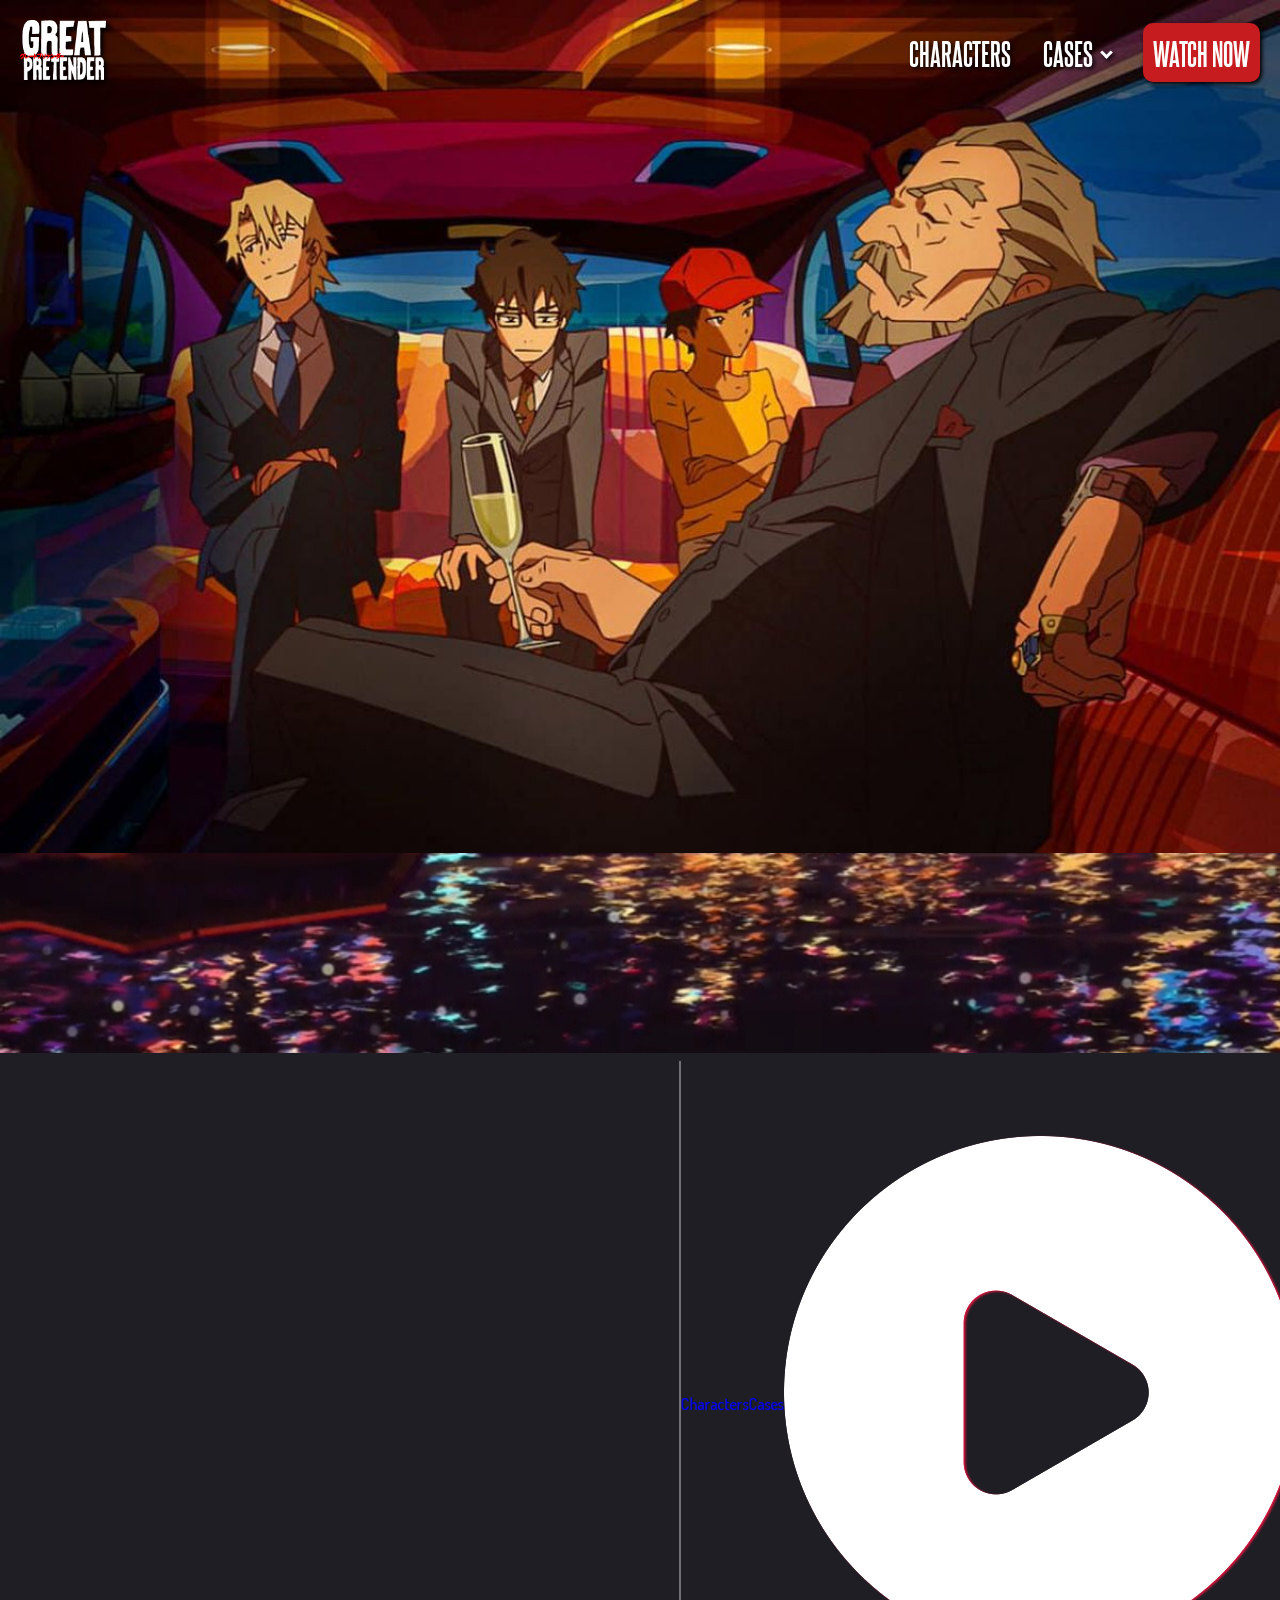
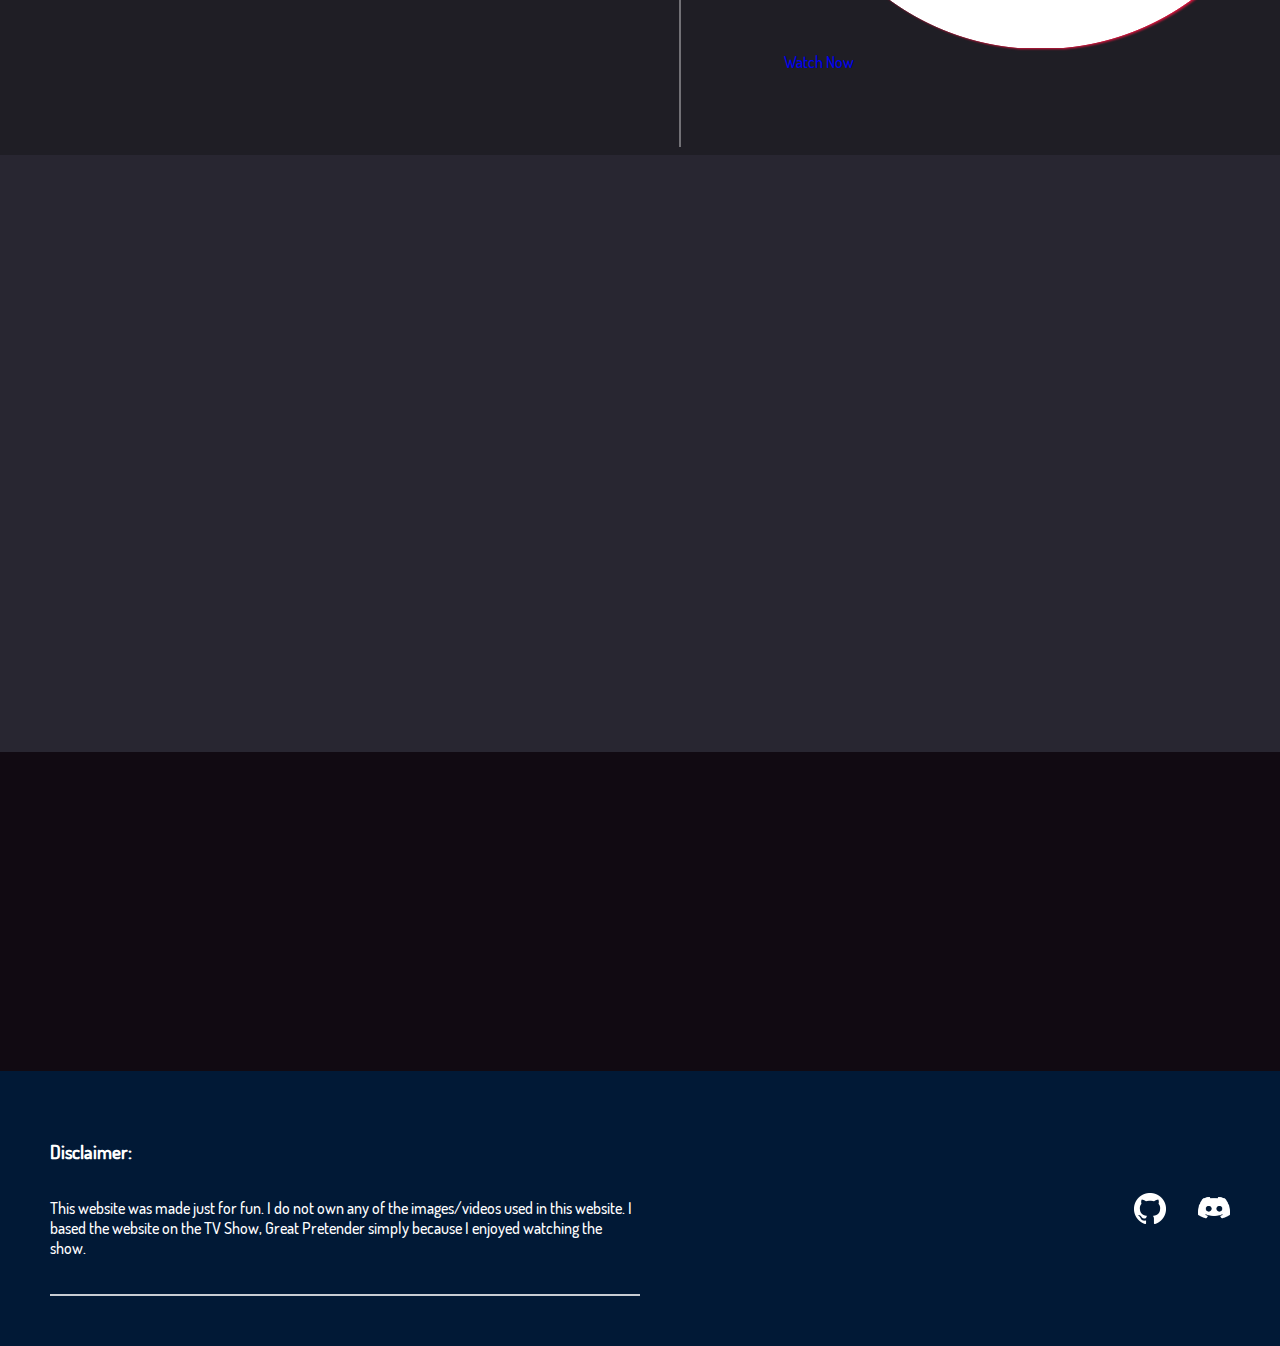
<file: Root/index.html>
<!DOCTYPE html>
<html lang="en">

<head>
    <meta charset="UTF-8">
    <meta http-equiv="X-UA-Compatible" content="IE=edge">
    <meta name="viewport" content="width=device-width, initial-scale=1.0">
    <link rel="icon" href="./img/Great_Pretender_Logo_White.png">
    <link rel="stylesheet" href="./css/main.css">
    <link rel="stylesheet" href="./css/index.css">
    <title>Great Pretender</title>
</head>

<body>
    <div class="flex-container">
        <header>
            <nav>
                <div class="nav-content">
                    <div class="nav-home">
                        <a href="./index.html" id="home">
                            <img src="./img/Great_Pretender_Logo_White.png" alt="Great Pretender Logo" class="logo" />
                        </a>
                    </div>
                    <ul class="nav-list">
                        <li><a href="./characters.html">CHARACTERS</a></li>
                        <li>
                            <div class="cases">
                                <a id="cases-link">CASES <i class="dropdown-arrow"></i></a>
                                <div class="cases-dropdown">
                                    <a href="./case1.html" class="dropdown-link">Case 1</a>
                                    <a href="./case2.html" class="dropdown-link">Case 2</a>
                                    <a href="./case3.html" class="dropdown-link">Case 3</a>
                                    <a href="./case4.html" class="dropdown-link">Case 4</a>
                                    <a href="./cases.html" class="dropdown-link">All</a>
                                </div>
                            </div>
                        </li>
                        <li><a class="nav-watch" href="https://www.netflix.com">WATCH NOW</a></li>
                    </ul>
                    <div class="nav-menu-btn">
                        <div class="burger burger-squeeze">
                            <div class="burger-lines"></div>
                        </div>
                    </div>
                    <div class="nav-menu" id="mobileNav">
                        <div class="nav-menu-links">
                            <a href="./index.html" class="nav-menu-link">HOME</a>
                            <a href="./characters.html" class="nav-menu-link">CHARACTERS</a>
                            <div class="nav-menu-link">
                                <div class="cases-mobile">
                                    <a id="cases">CASES</a>
                                    <div class="cases-mobile-dropdown">
                                        <a href="./case1.html" class="mobile-dropdown-link">Case 1</a>
                                        <a href="./case2.html" class="mobile-dropdown-link">Case 2</a>
                                        <a href="./case3.html" class="mobile-dropdown-link">Case 3</a>
                                        <a href="./case4.html" class="mobile-dropdown-link">Case 4</a>
                                        <a href="./cases.html" class="mobile-dropdown-link">All</a>
                                    </div>
                                </div>
                            </div>
                            <a href="https://www.netflix.com" class="nav-menu-link"
                                style="color: rgb(218, 218, 218);">WATCH NOW</a>
                        </div>
                    </div>
                    <div class="overlay" id="overlay"></div>
                </div>
            </nav>
        </header>
        <img src="./img/limo.jpg" class="banner"/>
    </div>

    <section class="alt1">
        <div class="section-content">
            <div class="section-text fade-in">
                <h2>GREAT PRETENDER</h2>
                <p>Great Pretender (stylized as GREAT PRETENDER) is a Japanese original net animation series produced by
                    Wit Studio, directed by Hiro Kaburagi and written by Ryōta Kosawa. The series' arcs are called
                    "cases", and the first case (Los Angeles Connection) was released in June 2020 on Netflix in Japan.
                    The series' first three cases (Los Angeles Connection, Singapore Sky, and Snow of London) were
                    released worldwide on Netflix in August 2020, followed by its fourth case (Wizard of Far East) in
                    November. The series also aired from July to December 2020 on Fuji TV's +Ultra anime programming
                    block.
                </p>
                <br>
                <p>Source:
                    <a class="source" href="https://en.wikipedia.org/wiki/Great_Pretender_(TV_series)">Wikipedia</a>
                </p>
            </div>
            <iframe src="https://www.youtube.com/embed/dr5yBBAR9Tg" loading="lazy"></iframe>
        </div>
        <hr style="width: 80%; border: 1px solid rgba(238, 238, 238, 0.404)">
        <div class="section-content">
            <a class="pill other-pill" href="./characters.html">Characters</a>
            <a class="pill other-pill" href="./cases.html">Cases</a>
            <a class="pill red-pill" href="https://www.netflix.com"><img class="play-btn"
                    src="./img/play-button-pngrepo-com.png" />Watch Now</a>
        </div>
        <br><br><br>
    </section>

    <section class="section-content alt2">
        <img src="./img/team_confidence.png" alt="Team Confidence Members" class="team-img fade-in" />
        <div class="section-text fade-in">
            <h2>SYNOPSIS</h2>
            <p>A series of unfortunate events has led Makoto "Edamame" Edamura to adopt the life of crime—pickpocketing
                and
                scamming others for a living. However, after swindling a seemingly clueless tourist, Makoto discovers
                that
                he was the one tricked and, to make matters worse, the police are now after him.</p>

            <p>While making his escape, he runs into the tourist once again, who turns out to be a fellow con man named
                Laurent Thierry, and ends up following him to Los Angeles. In an attempt to defend his self-proclaimed
                title
                of "Japan's Greatest Swindler," Makoto challenges his rival to determine the better scammer. Accepting
                the
                competition, Laurent drops them off outside a huge mansion and claims that their target will be the
                biggest
                mafia boss on the West Coast.</p>

            <p>Jumping from city to city, Great Pretender follows the endeavors of Makoto alongside the cunning Laurent
                and
                his colorful associates in the world of international high-stakes fraud. Soon, Makoto realizes that he
                got
                more than what he bargained for as his self-declared skills are continually put to the test.</p>

            <br>
            <p>Source: <a class="source" href="https://myanimelist.net/anime/40052/Great_Pretender">MyAnimeList</a></p>
        </div>
    </section>

    <section>
        <div class="section-content alt3">
            <div class="rating fade-in">
                <h2>Ratings</h2>
                <table>
                    <tr>
                        <th>Critic</th>
                        <th>Score</th>
                    </tr>
                    <tr>
                        <td><a href="https://myanimelist.net/anime/40052/Great_Pretender">MyAnimeList</a></td>
                        <td>8.3/10</td>
                    </tr>
                    <tr>
                        <td><a
                                href="https://www.google.com/url?sa=t&rct=j&q=&esrc=s&source=web&cd=&cad=rja&uact=8&ved=2ahUKEwi7vp_28eP3AhWRheYKHTaTBJ0QoiR6BAhwEAY&url=https%3A%2F%2Fwww.imdb.com%2Ftitle%2Ftt11680468%2F&usg=AOvVaw1aH8yWYQKXOOpWnKATRVeX">IMDb</a>
                        </td>
                        <td>7.9/10</td>
                    </tr>
                    <tr>
                        <td><a
                                href="https://www.google.com/url?sa=t&rct=j&q=&esrc=s&source=web&cd=&cad=rja&uact=8&ved=2ahUKEwi7vp_28eP3AhWRheYKHTaTBJ0QoiR6BAhwEAk&url=https%3A%2F%2Fwww.rottentomatoes.com%2Ftv%2Fgreat_pretender&usg=AOvVaw2O_01ioO3qKWfZfDOfahtq">Rotten
                                Tomatoes</a></td>
                        <td>100%</td>
                    </tr>
                </table>
            </div>
        </div>
    </section>

    <footer>
        <div class="footer-content-box">
            <div class="footer-text">
                <h3>Disclaimer:</h3>
                <p>This website was made just for fun. I do not own any of the images/videos used in this website. I based the website on the TV Show, Great Pretender
                    simply because I enjoyed watching the show.
                </p>
            </div>

            <div class="footer-links">
                <a href="https://github.com/burgerax5" class="footer-link"><img src="./img/links/GitHub-Mark-Light-32px.png"/></a>
                <a href="#" class="footer-link"><img src="./img/links/Discord-Logo-White.png"/></a>
            </div>
        </div>
    </footer>

    <script src="./js/main.js"></script>
    <script src="./js/navbar-intersection.js"></script>
    <script src="./js/fade-content.js"></script>
</body>

</html>
</file>
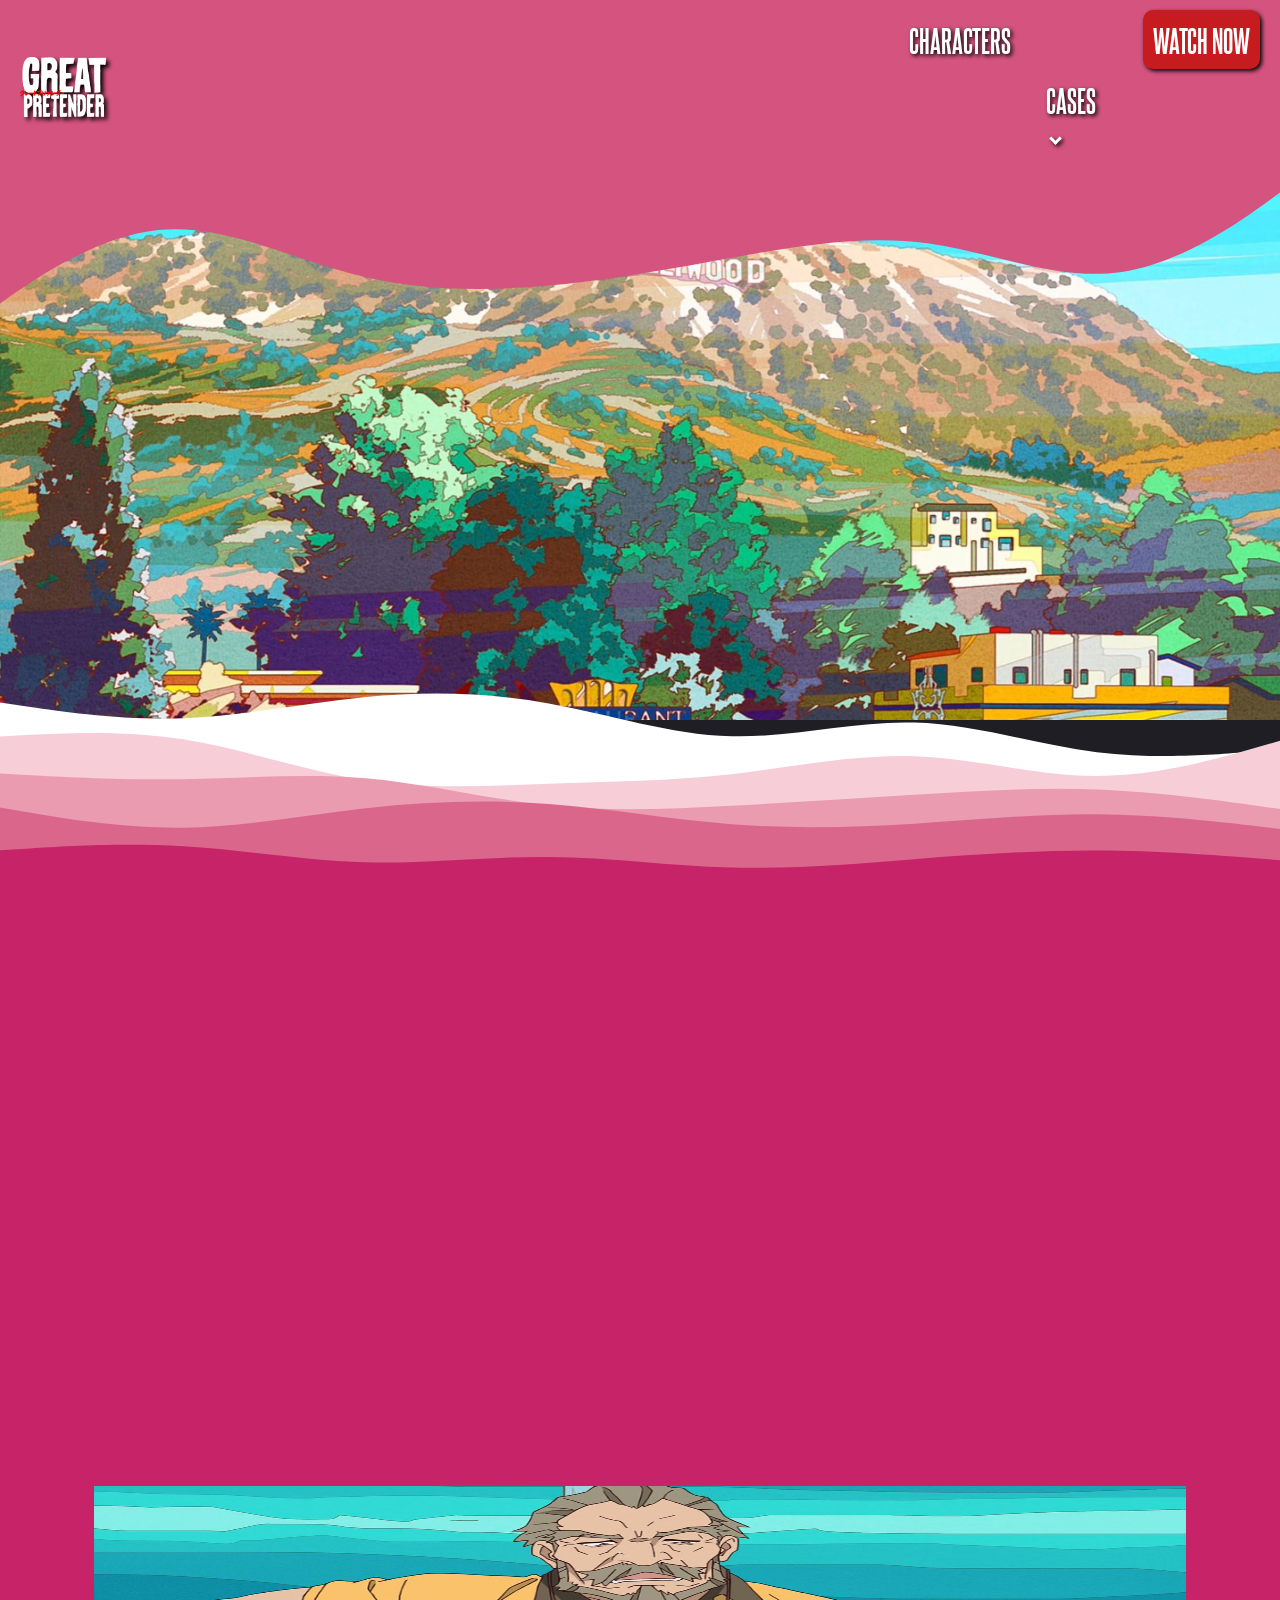
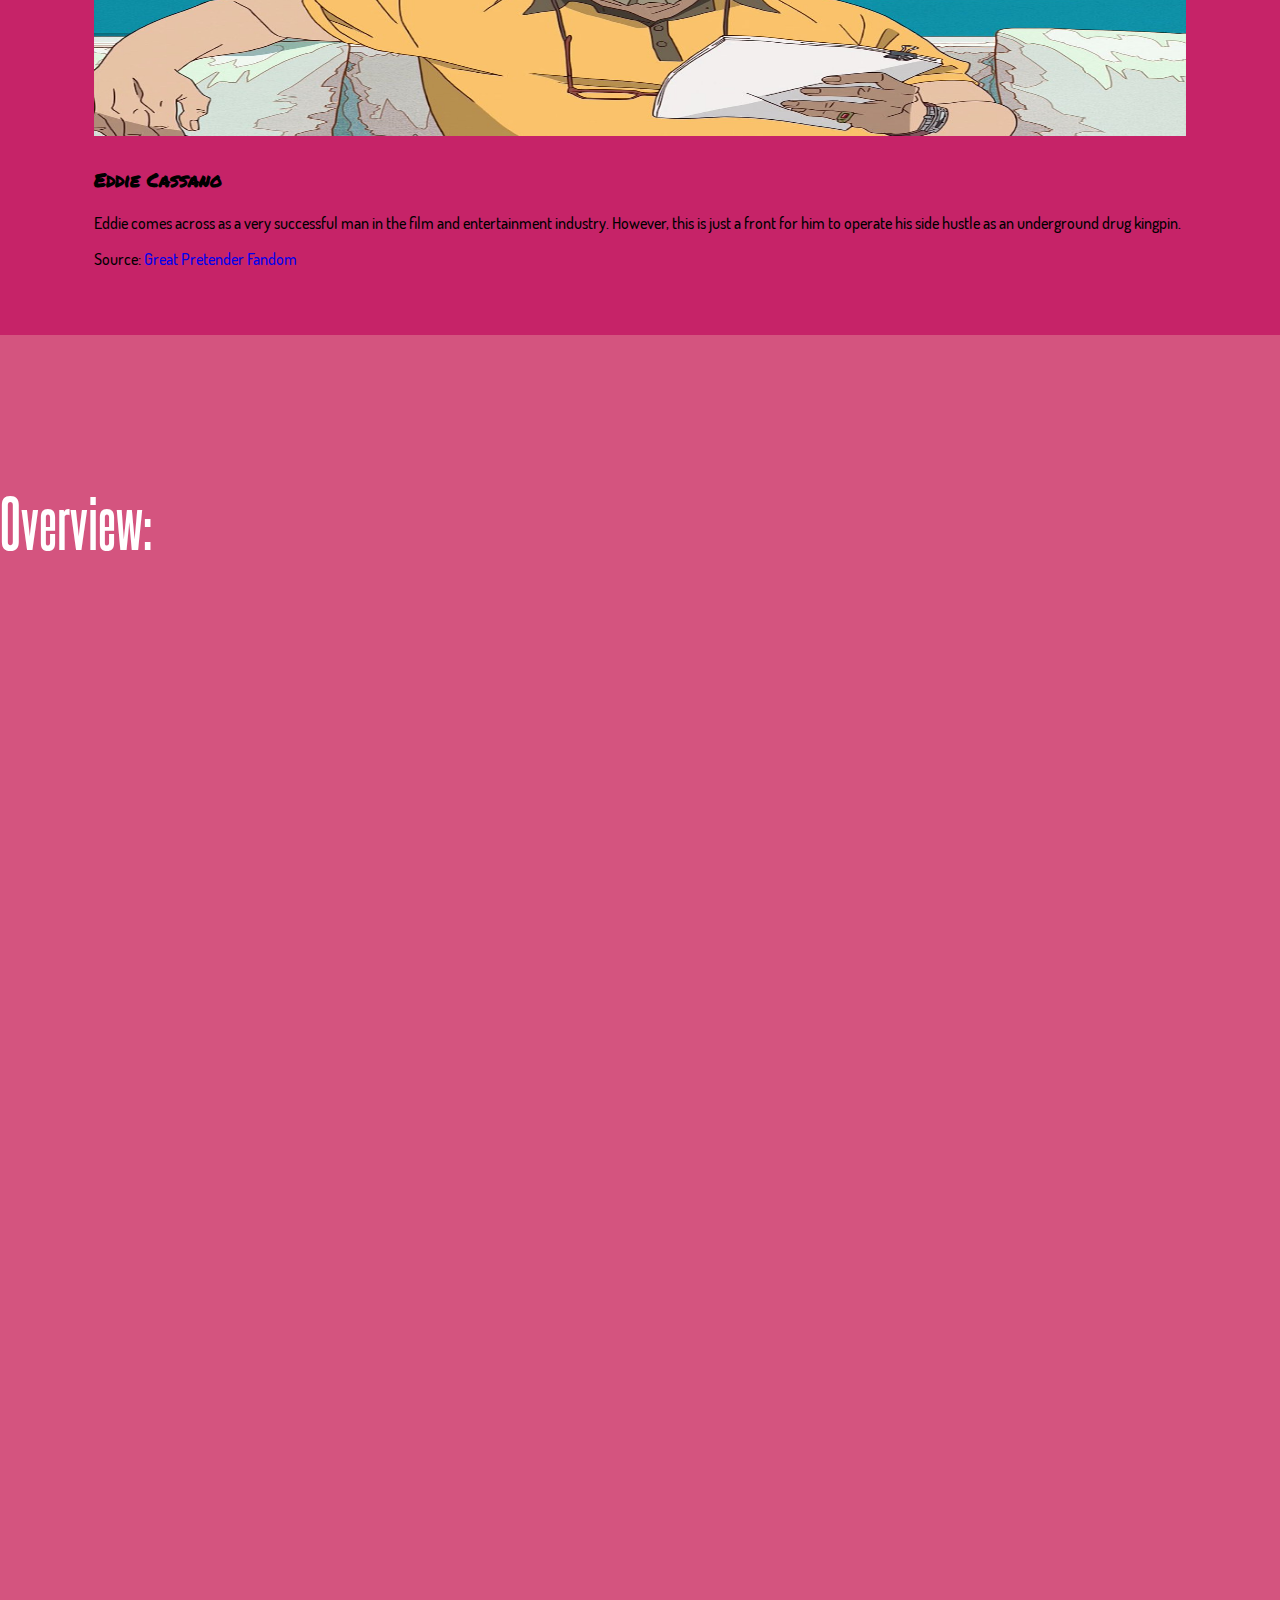
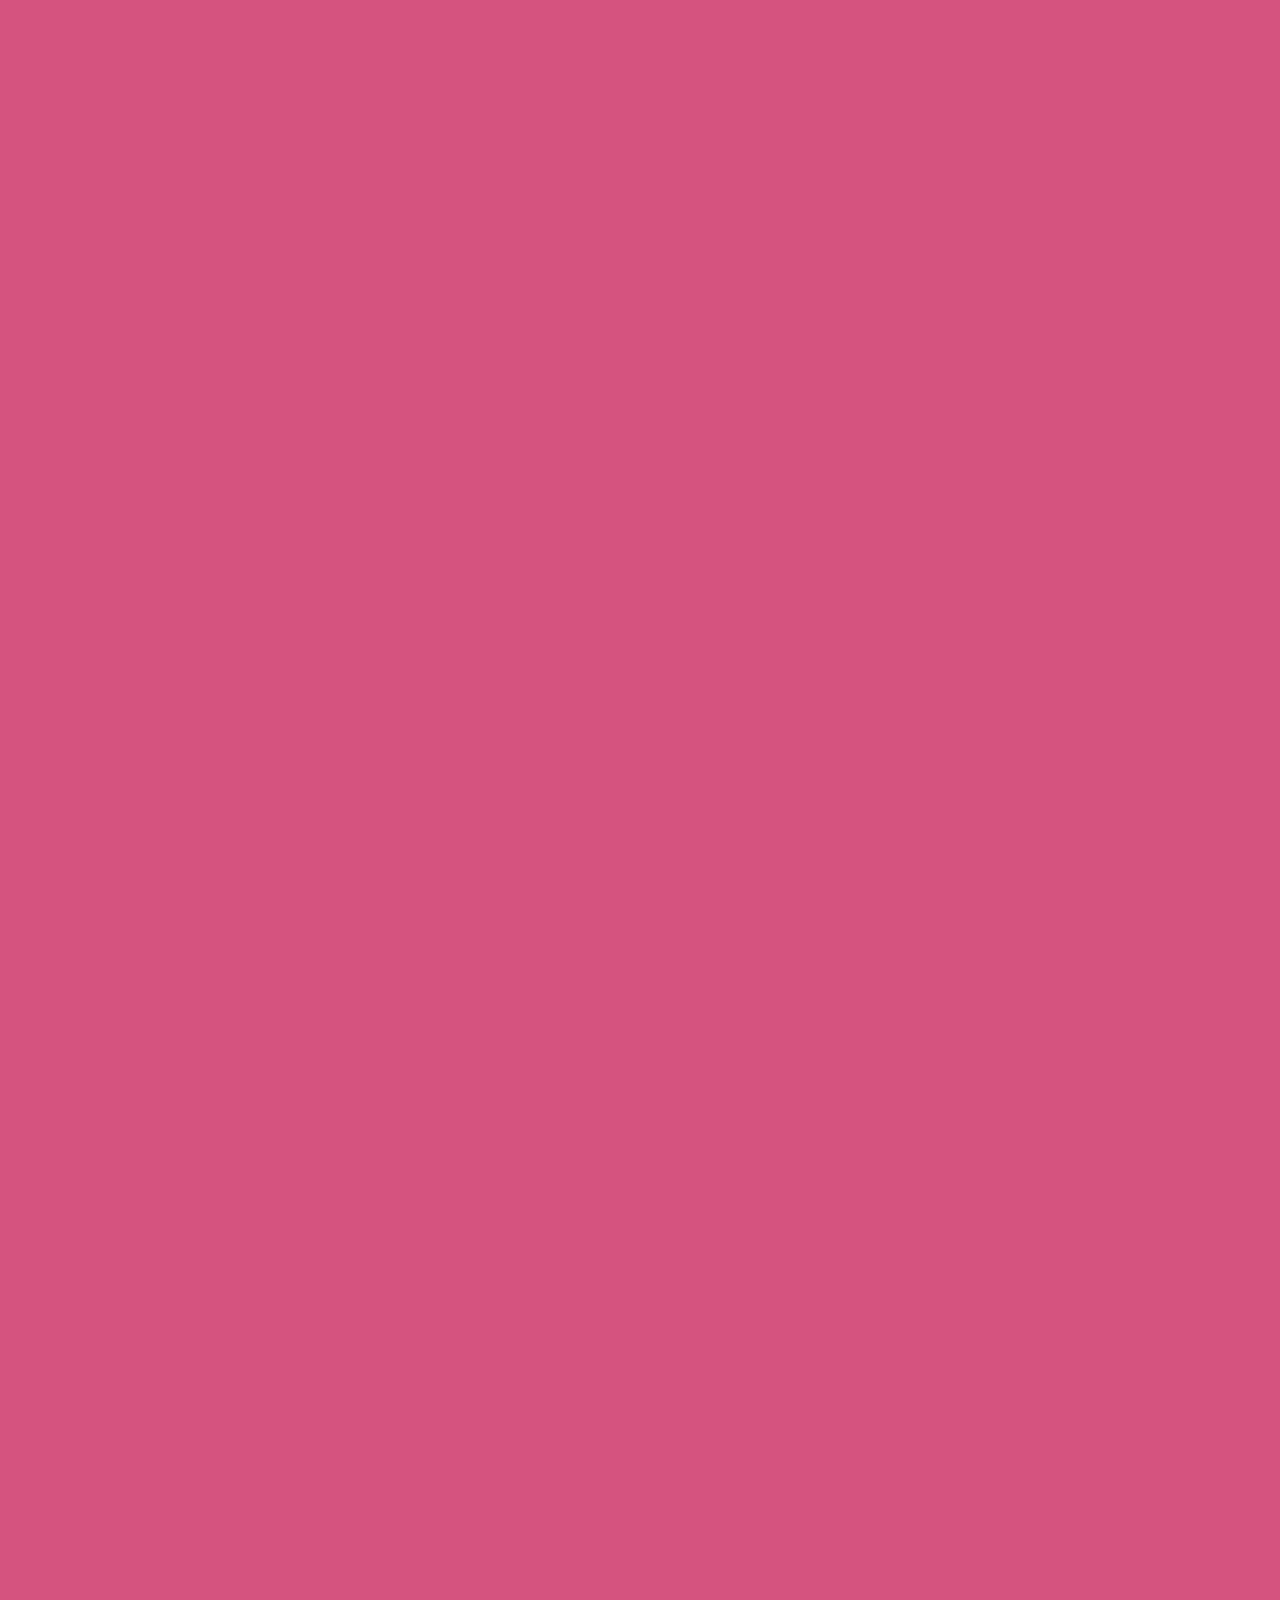
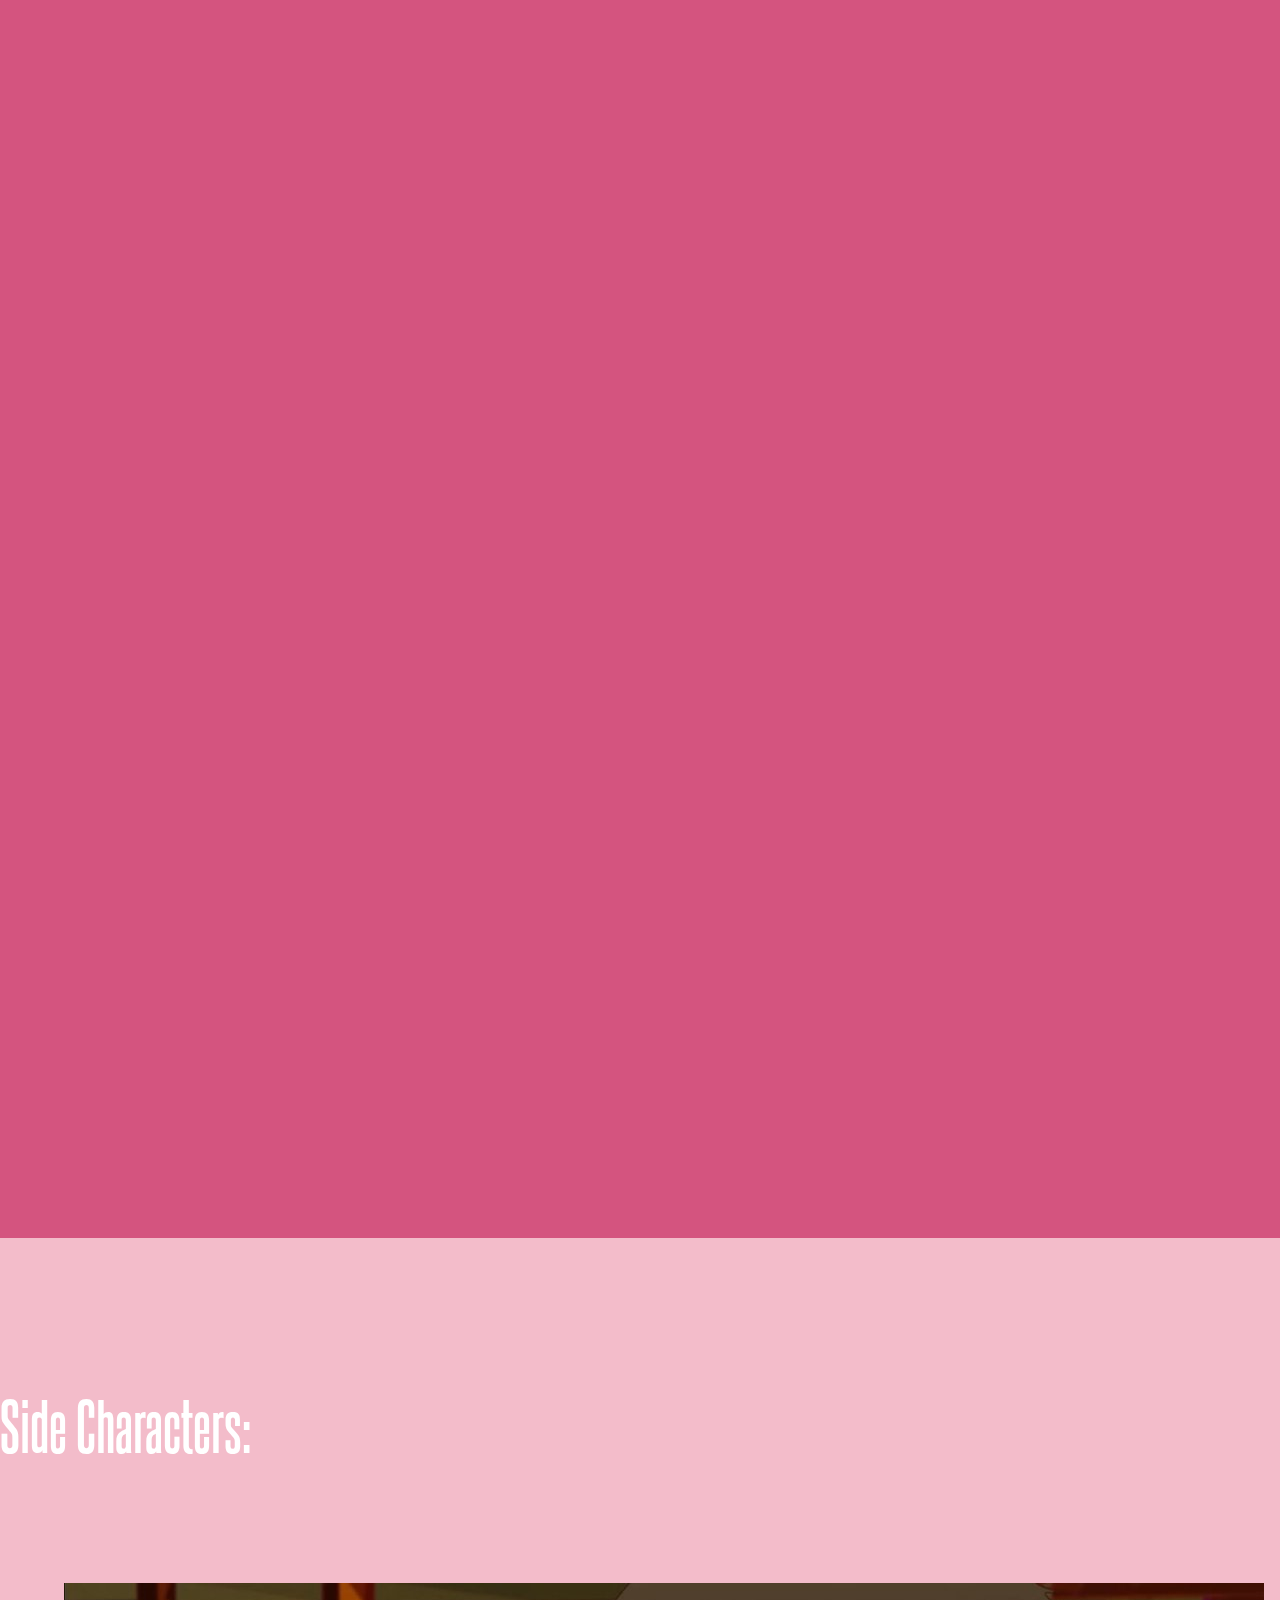
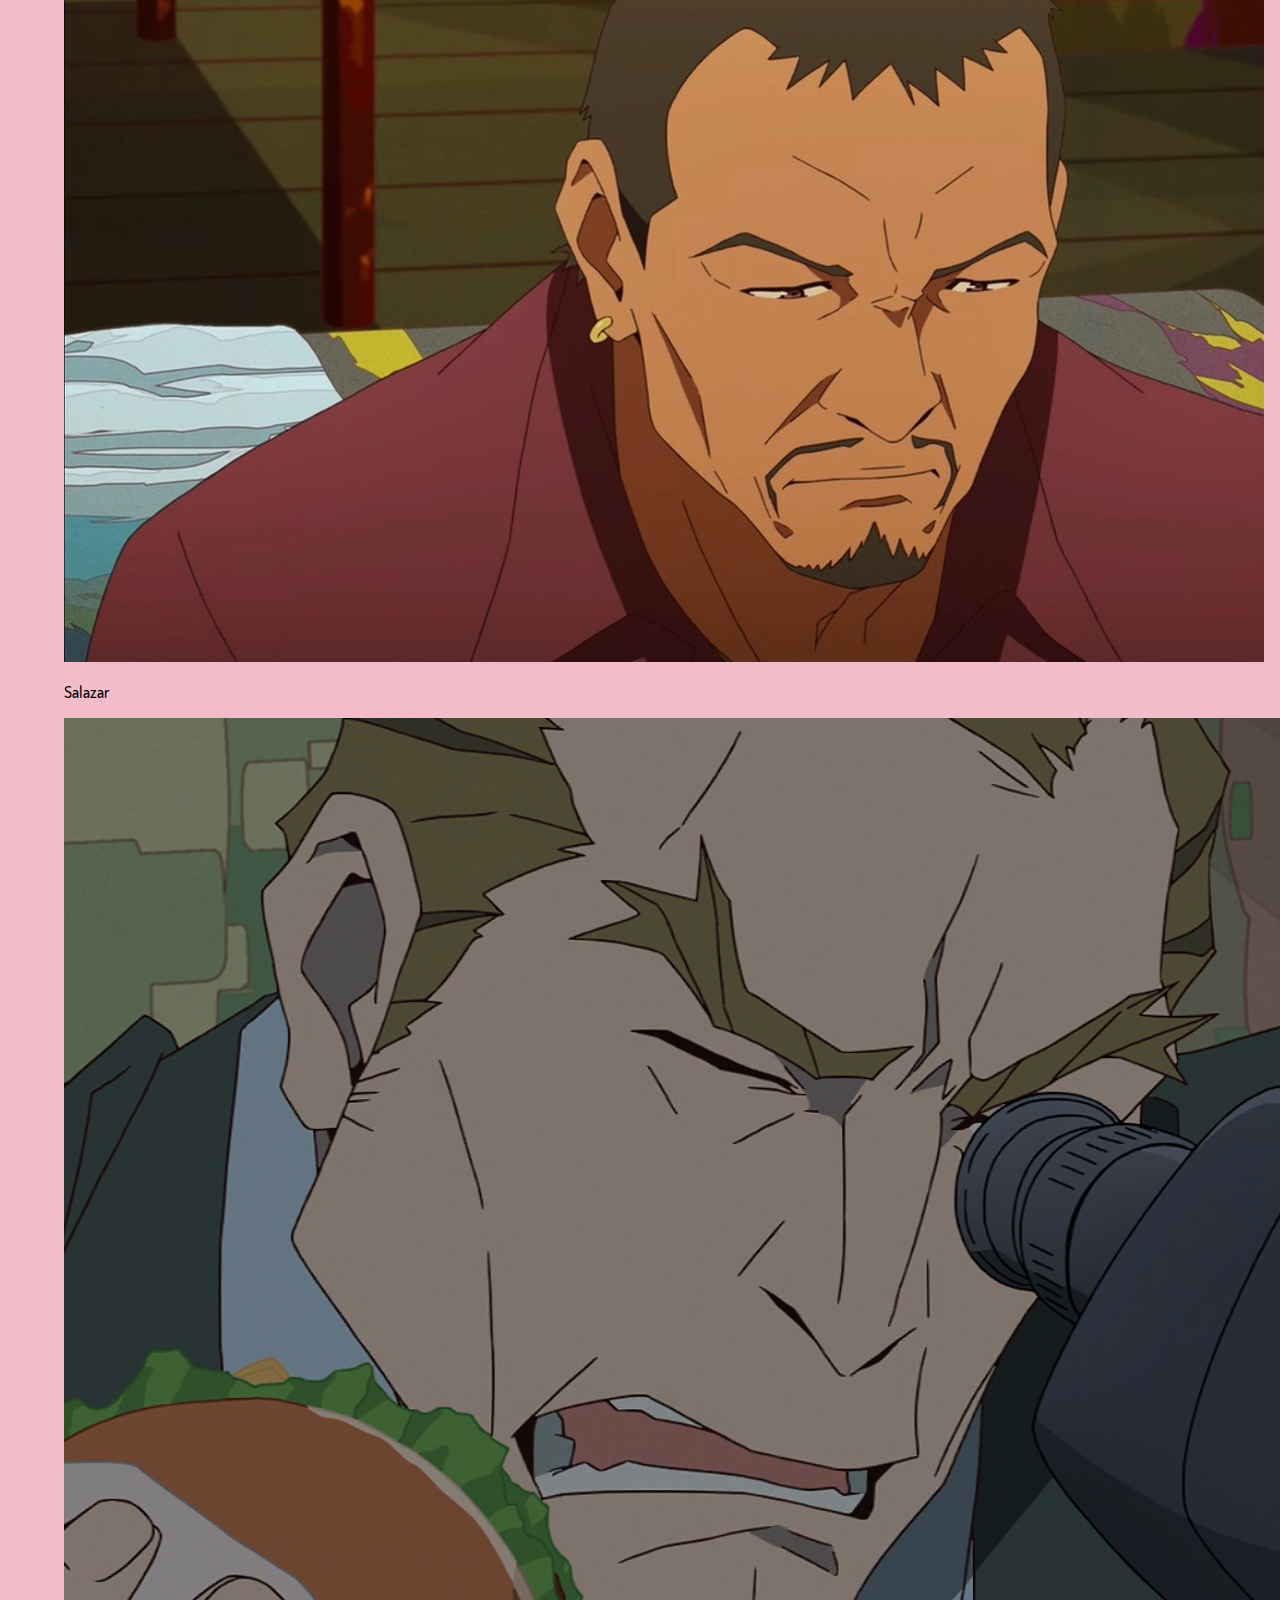
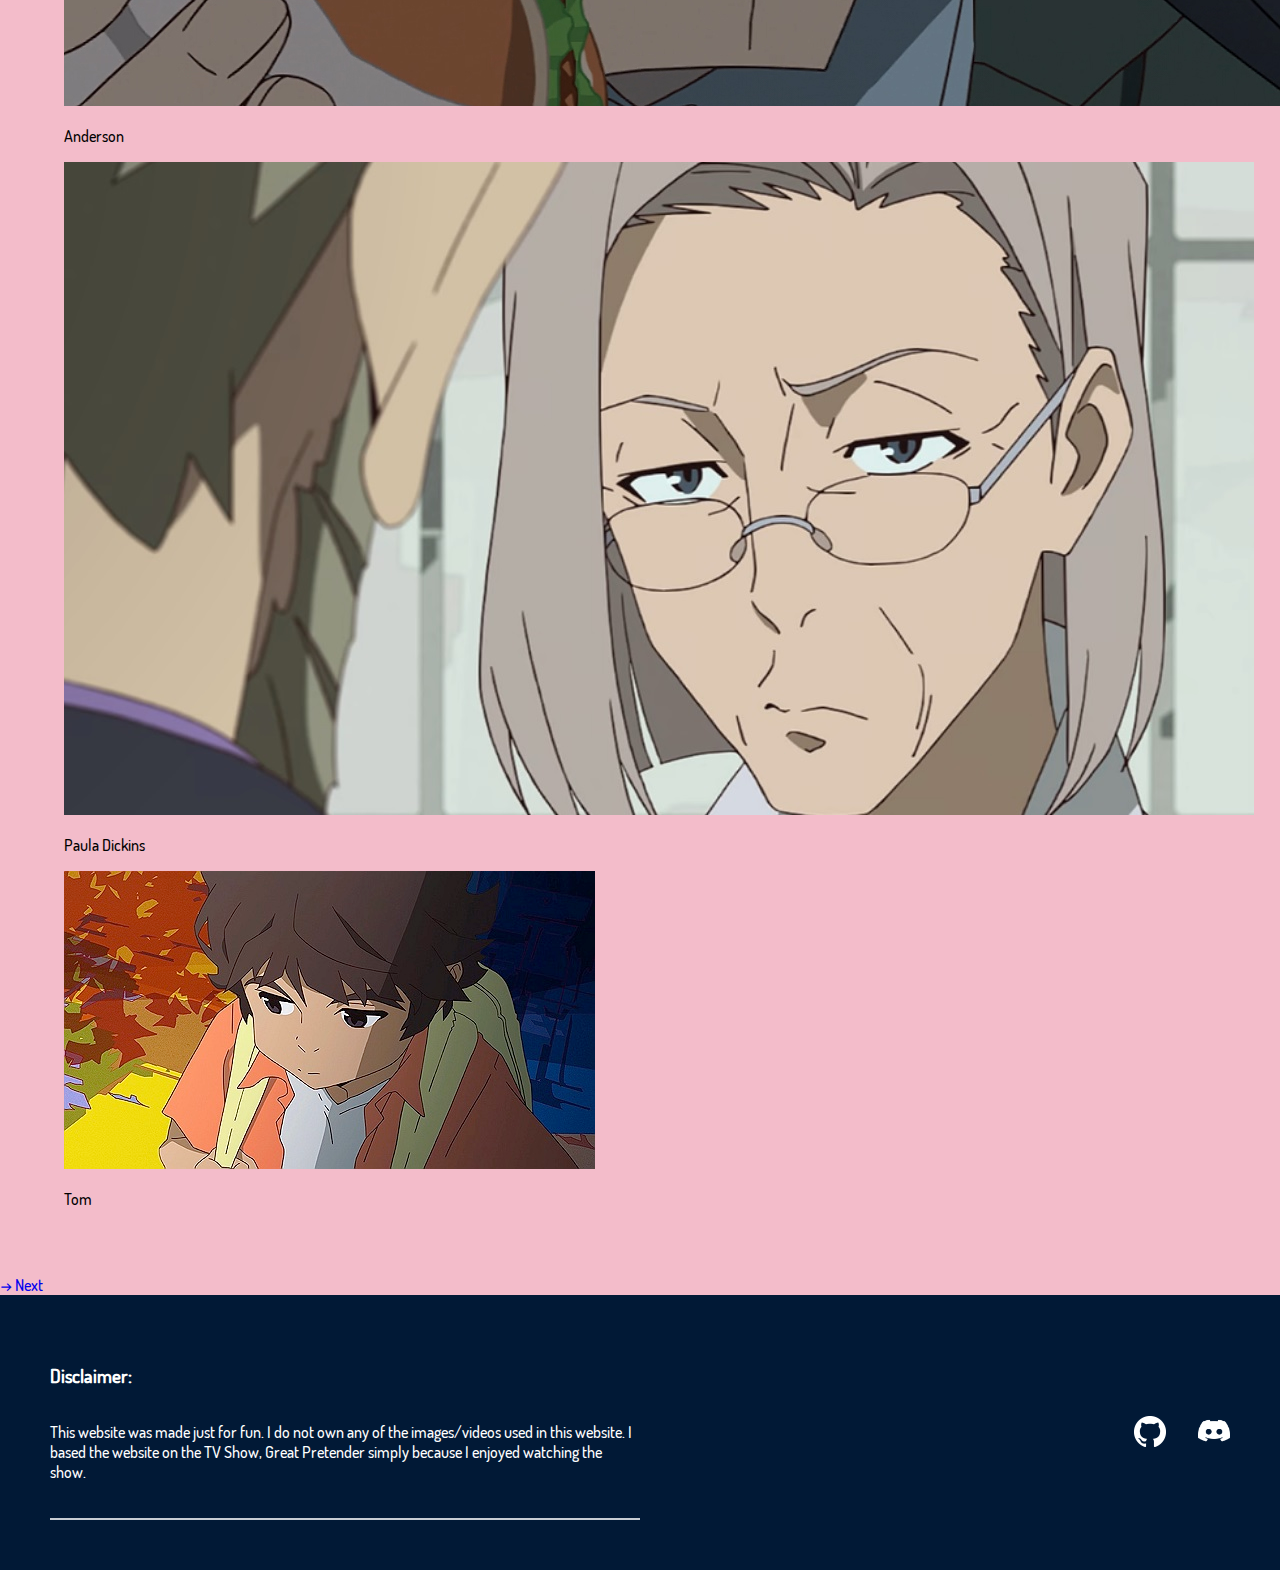
<file: Root/case1.html>
<!DOCTYPE html>
<html lang="en">

<head>
    <meta charset="UTF-8">
    <meta http-equiv="X-UA-Compatible" content="IE=edge">
    <meta name="viewport" content="width=device-width, initial-scale=1.0">
    <link rel="icon" href="./img/Great_Pretender_Logo_White.png">
    <link rel="stylesheet" href="./css/main.css">
    <link rel="stylesheet" href="./css/cases.css">
    <link rel="stylesheet" href="./css/case-sections.css">
    <title>Great Pretender - Los Angeles Connection</title>
</head>

<body>
    <div class="flex-container">
        <header>
            <nav>
                <div class="nav-content">
                    <div class="nav-home">
                        <a href="./index.html" id="home">
                            <img src="./img/Great_Pretender_Logo_White.png" alt="Great Pretender Logo" class="logo" />
                        </a>
                    </div>
                    <ul class="nav-list">
                        <li><a href="./characters.html">CHARACTERS</a></li>
                        <li>
                            <div class="cases">
                                <a id="cases-link">CASES <i class="dropdown-arrow"></i></a>
                                <div class="cases-dropdown">
                                    <a href="./case1.html" class="dropdown-link">Case 1</a>
                                    <a href="./case2.html" class="dropdown-link">Case 2</a>
                                    <a href="./case3.html" class="dropdown-link">Case 3</a>
                                    <a href="./case4.html" class="dropdown-link">Case 4</a>
                                    <a href="./cases.html" class="dropdown-link">All</a>
                                </div>
                            </div>
                        </li>
                        <li><a class="nav-watch" href="https://www.netflix.com">WATCH NOW</a></li>
                    </ul>
                    <div class="nav-menu-btn">
                        <div class="burger burger-squeeze">
                            <div class="burger-lines"></div>
                        </div>
                    </div>
                    <div class="nav-menu" id="mobileNav">
                        <div class="nav-menu-links">
                            <a href="./index.html" class="nav-menu-link">HOME</a>
                            <a href="./characters.html" class="nav-menu-link">CHARACTERS</a>
                            <div class="nav-menu-link">
                                <div class="cases-mobile">
                                    <a id="cases">CASES</a>
                                    <div class="cases-mobile-dropdown">
                                        <a href="./case1.html" class="mobile-dropdown-link">Case 1</a>
                                        <a href="./case2.html" class="mobile-dropdown-link">Case 2</a>
                                        <a href="./case3.html" class="mobile-dropdown-link">Case 3</a>
                                        <a href="./case4.html" class="mobile-dropdown-link">Case 4</a>
                                        <a href="./cases.html" class="mobile-dropdown-link">All</a>
                                    </div>
                                </div>
                            </div>
                            <a href="#" class="nav-menu-link" style="color: rgb(218, 218, 218);">WATCH NOW</a>
                        </div>
                    </div>
                    <div class="overlay" id="overlay"></div>
                </div>
            </nav>
        </header>
        <img class="banner" src="./img/hollywood2.jpg" alt="Hollywood Sign" />
        <div class="case1-spacer1 bot-spacer"></div>
    </div>

    <section class="case1-section-1">
        <div class="case-content-box">
            <div class="case-content">
                <div class="case-summary-text fade-in">
                    <h2 style="color: white;">CASE 1: LOS ANGELES CONNECTION</h2>

                    <h3>Location: Los Angeles</h3>
                    <h3>Synopsis:</h3>
                    <p>The Los Angeles Connection is perhaps GREAT PRETENDER’s most simplistic arc. It takes the concept
                        of “swindling” and presents it in a very straight-forward way, consisting of Edamame, Laurent,
                        and Abby taking on the Hollywood mafia drug lord, Eddie Cassano. This is in contrast to later
                        arcs, which don’t always unfold in the most predictable way – to results both good and
                        bad.<br><br>

                        Case 1 is also GREAT PRETENDER’s most referential arc, taking all of the tropes of decadent
                        Hollywood and mafia movies and dialling them up to eleven. It is also very aware of its links
                        with Breaking Bad, even making reference to it at one point – if there is one thing that this
                        show is not afraid of, it is wearing its influences on its sleeve.</p>

                    <p>Source: <a href="https://www.otaquest.com/great-pretender-case-1-review/">Otaquest</a></p>
                </div>
                <div class="case-card-lg">
                    <div class="case-top-pin">
                        <div class="pin-base">
                            <div class="pin-top"></div>
                        </div>
                    </div>
                    <div class="case-top">
                        <img src="./img/cards/eddie_cassano_card.jpg" alt="Eddie Cassano" lazy="loading" />
                    </div>
                    <div class="case-bottom">
                        <h3 style="font-family: marker;">Eddie Cassano</h3>
                        <p>Eddie comes across as a very successful man in the film and entertainment industry. However,
                            this is just a front for him to operate his side hustle as an underground drug kingpin.</p>
                        <p>Source: <a href="https://greatpretender.fandom.com/wiki/Eddie_Cassano">Great Pretender
                                Fandom</a></p>
                    </div>
                </div>
            </div>
        </div>
    </section>
    <section class="case1-section-2">
        <div class="case1-spacer2 top-spacer"></div>
        <div class="case-content-box">
            <h2 style="color: white;">Overview:</h2>
            <div class="case-content fade-in" style="padding-top: 50px;">
                <div class="overview-content">
                    <img src="./img/cards/laurent_with_sakura_magic.jpg" alt="Laurent Thierry" lazy="loading" />
                    <div class="overview-content-text">
                        <p>Laurent takes on the role as a business partner of Eddie Cassano. He introduces the "Sakura
                            Magic" drug made by the chemist Dr.Edmura from the Chemical Research Institute of Japan to
                            Cassano.</p>
                        <p>The Sakura Magic he is selling to Cassano is not actually a drug, but ordinary candy from
                            Japan. With his charisma, he uses the candy as a ploy in order to trick Cassano.</p>
                        <p>He manages to pique Cassano's interest, and came to a compromise. Cassano was willing to pay
                            $5 million USD for the drug, but only if he witnesses Dr. Edmura producing the drug with his
                            own eyes.</p>
                    </div>
                </div>
                <div class="overview-content">
                    <img src="./img/cards/abigail_sakura_magic.jpg" alt="Abigail Jones" lazy="loading" />
                    <div class="overview-content-text">
                        <p>We are first introduced to Abigail Jones inside Cassano's mansion. Abbie is disguised as one
                            of the many woman amongst Eddie's harem. She pretends to be incapable of speaking English.
                        </p>
                        <p>She plays a crucial role in this case as she performs a masterful act in manipulating Eddie
                            into believing the credibility of the Sakura Magic.</p>
                    </div>
                </div>
                <div class="overview-content">
                    <img src="./img/cards/edmura_making_drugs.jpg" alt="Makoto Edamura" lazy="loading" />
                    <div class="overview-content-text">
                        <p>Edamura was the only person amongst the con artists in this case who was the oblivious to the
                            plan. He was forced to play the role of a chemist and is now improvising to the best of his
                            ability in order to win against Laurent in a bet.</p>
                        <p>He was tasked with the insane job of producing Molly,a drug with a candy appearance similar
                            to that of the Sakura Magic.</p>
                        <p>Edamura was coerced into cooperating with the FBI (Cynthia) and agreed to cooperate, on the
                            condition that Salazer, the bodyguard of Cassano gets to run away from the life of crime and
                            give him the opportunity to be a better father for his son Tom.</p>
                    </div>
                </div>
                <div class="overview-content">
                    <img src="./img/cards/cynthia_as_fbi.jpg" alt="Cynthia Moore" lazy="loading" />
                    <div class="overview-content-text">
                        <p>We are also introduced to Cynthia Moore during this case. Just like Edamura, we had no idea
                            that she was in on the scam.</p>
                        <p>Cynthia pretends to be a member of the FBI by stealing the identity of the FBI agent Paula
                            Dickins. With the authority as a (fake) FBI, she was able to call a raid on the drug factory
                            to cease the production of the fake Magic Sakura as well as corner Eddie.</p>
                        <p>After his arresst, Eddie makes attempts at bribery. Cynthia accepts his deal of a whopping
                            $100,000,000 USD, and then shortly after flees the country along with the rest of the crew.
                        </p>
                    </div>
                </div>
            </div>
        </div>
    </section>
    <section class="case1-section-3">
        <div class="case1-spacer3 top-spacer"></div>
        <div class="case-content-box">
            <h2 style="color: white;">Side Characters:</h2>
            <div class="case-content">
                <div class="case-card-sm">
                    <div class="case-top-pin">
                        <div class="pin-base">
                            <div class="pin-top"></div>
                        </div>
                    </div>
                    <div class="case-top-sm">
                        <img src="./img/cards/salazar_card.jpg" lazy="loading" alt="Salazar, Bodyguard of Cassano" />
                    </div>
                    <div class="case-bottom-sm">
                        <p>Salazar</p>
                    </div>
                </div>

                <div class="case-card-sm">
                    <div class="case-top-pin">
                        <div class="pin-base">
                            <div class="pin-top"></div>
                        </div>
                    </div>
                    <div class="case-top-sm">
                        <img src="./img/cards/anderson_card.jpg" lazy="loading" alt="Anderson, detective in the LAPD" />
                    </div>
                    <div class="case-bottom-sm">
                        <p>Anderson</p>
                    </div>
                </div>

                <div class="case-card-sm">
                    <div class="case-top-pin">
                        <div class="pin-base">
                            <div class="pin-top"></div>
                        </div>
                    </div>
                    <div class="case-top-sm">
                        <img src="./img/cards/paula_dickins.jpg" lazy="loading" alt="FBI Agent Paula Dickins" />
                    </div>
                    <div class="case-bottom-sm">
                        <p>Paula Dickins</p>
                    </div>
                </div>

                <div class="case-card-sm">
                    <div class="case-top-pin">
                        <div class="pin-base">
                            <div class="pin-top"></div>
                        </div>
                    </div>
                    <div class="case-top-sm">
                        <img src="./img/cards/tom_card.jpg" lazy="loading" alt="Tom, Salazar's Son" />
                    </div>
                    <div class="case-bottom-sm">
                        <p>Tom</p>
                    </div>
                </div>
            </div>
        </div>
        <div class="change-case-section" style="justify-content: right;">
            <a href="./case2.html"  class="next-case">&rarr; Next</a>
        </div>
    </section>

    <footer>
        <div class="footer-content-box">
            <div class="footer-text">
                <h3>Disclaimer:</h3>
                <p>This website was made just for fun. I do not own any of the images/videos used in this website. I based the website on the TV Show, Great Pretender
                    simply because I enjoyed watching the show.
                </p>
            </div>

            <div class="footer-links">
                <a href="https://github.com/burgerax5" class="footer-link"><img src="./img/links/GitHub-Mark-Light-32px.png"/></a>
                <a href="#" class="footer-link"><img src="./img/links/Discord-Logo-White.png"/></a>
            </div>
        </div>
    </footer>

    <script src="./js/main.js"></script>
    <script src="./js/navbar-intersection.js"></script>
    <script src="./js/fade-content.js"></script>
</body>

</html>
</file>
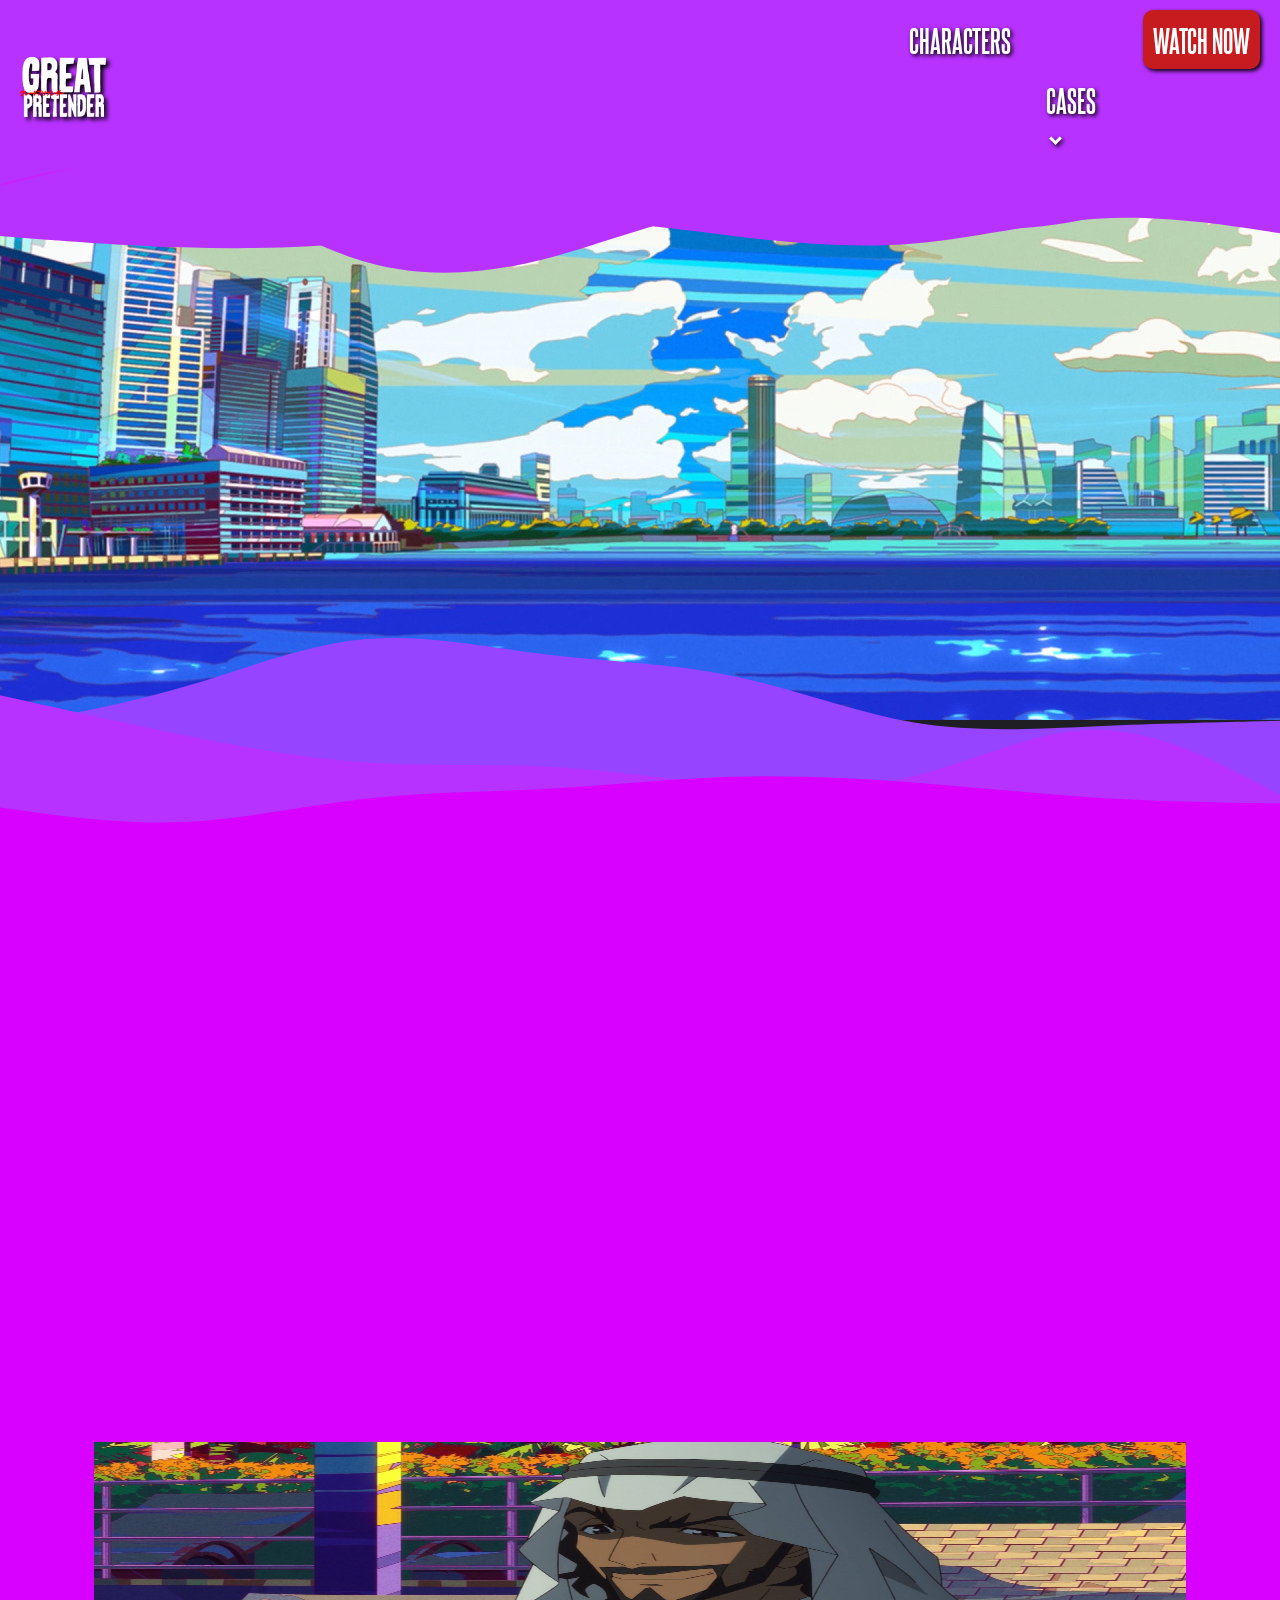
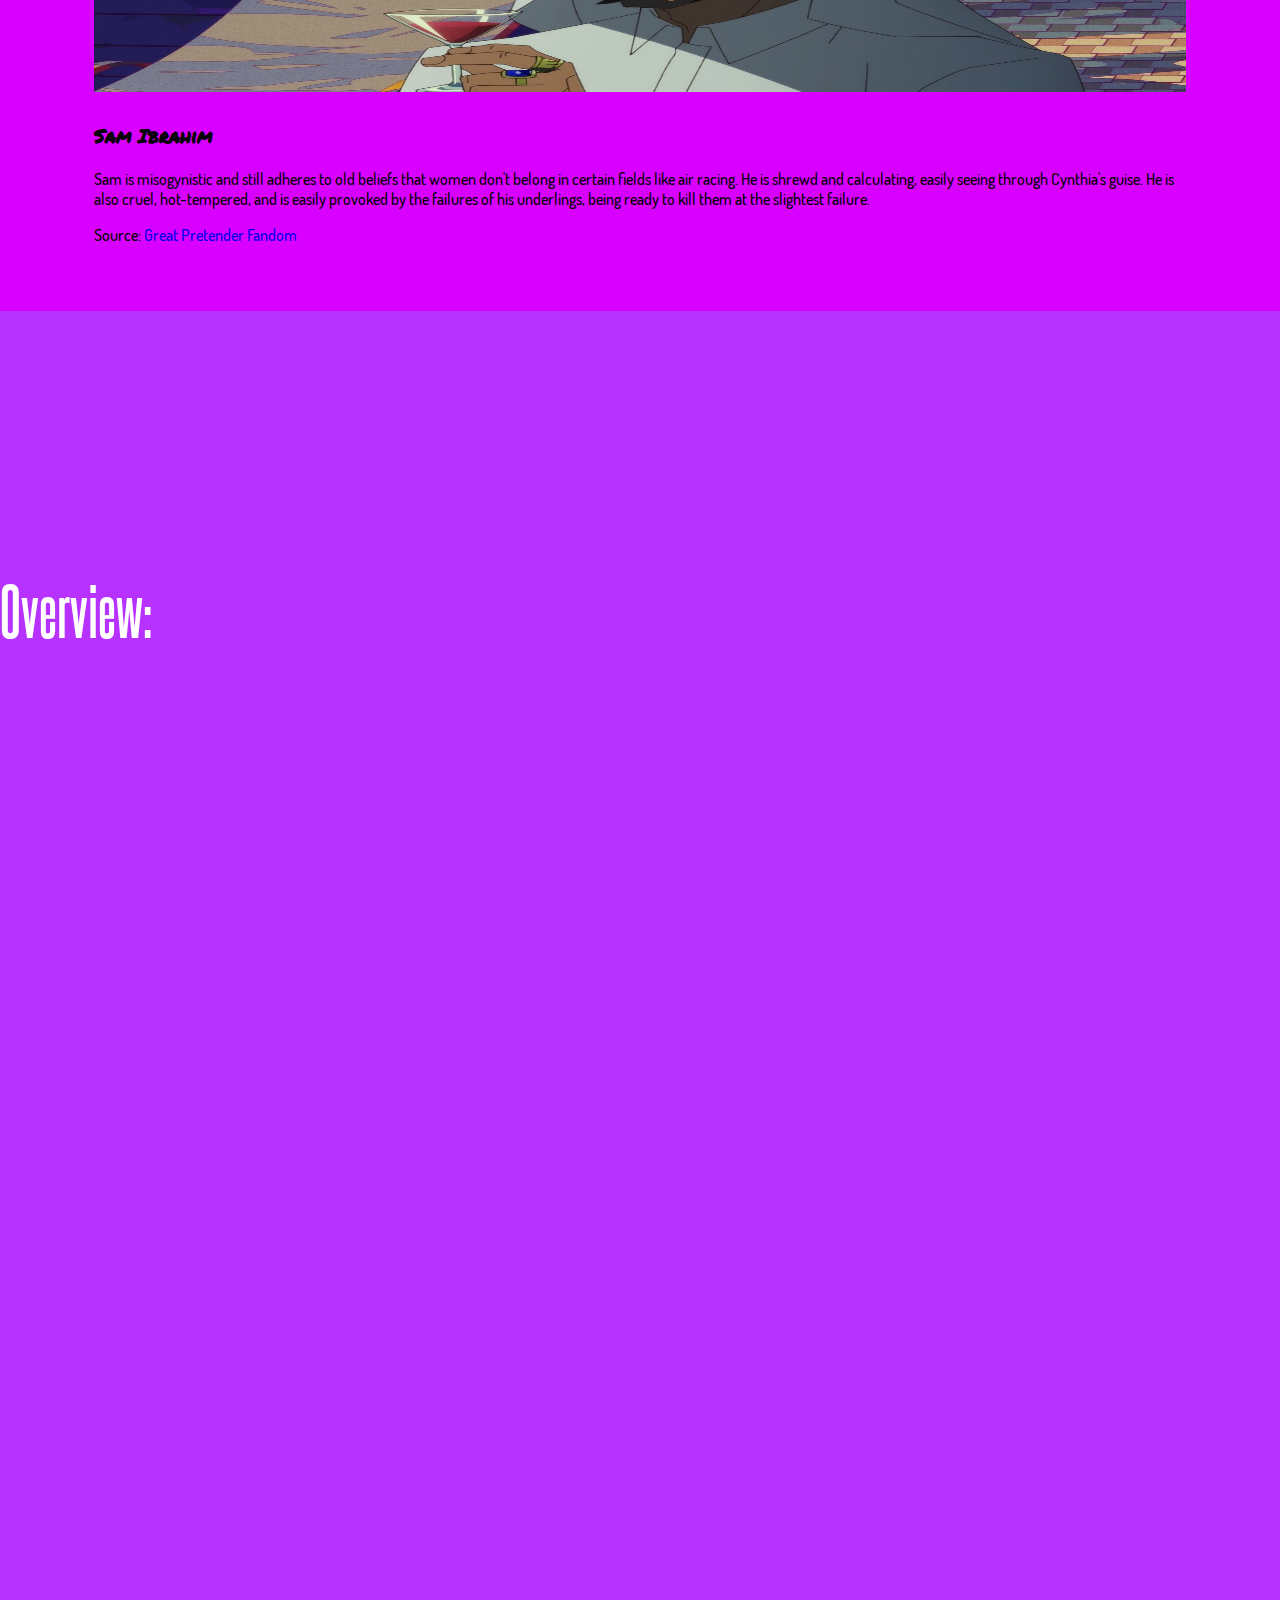
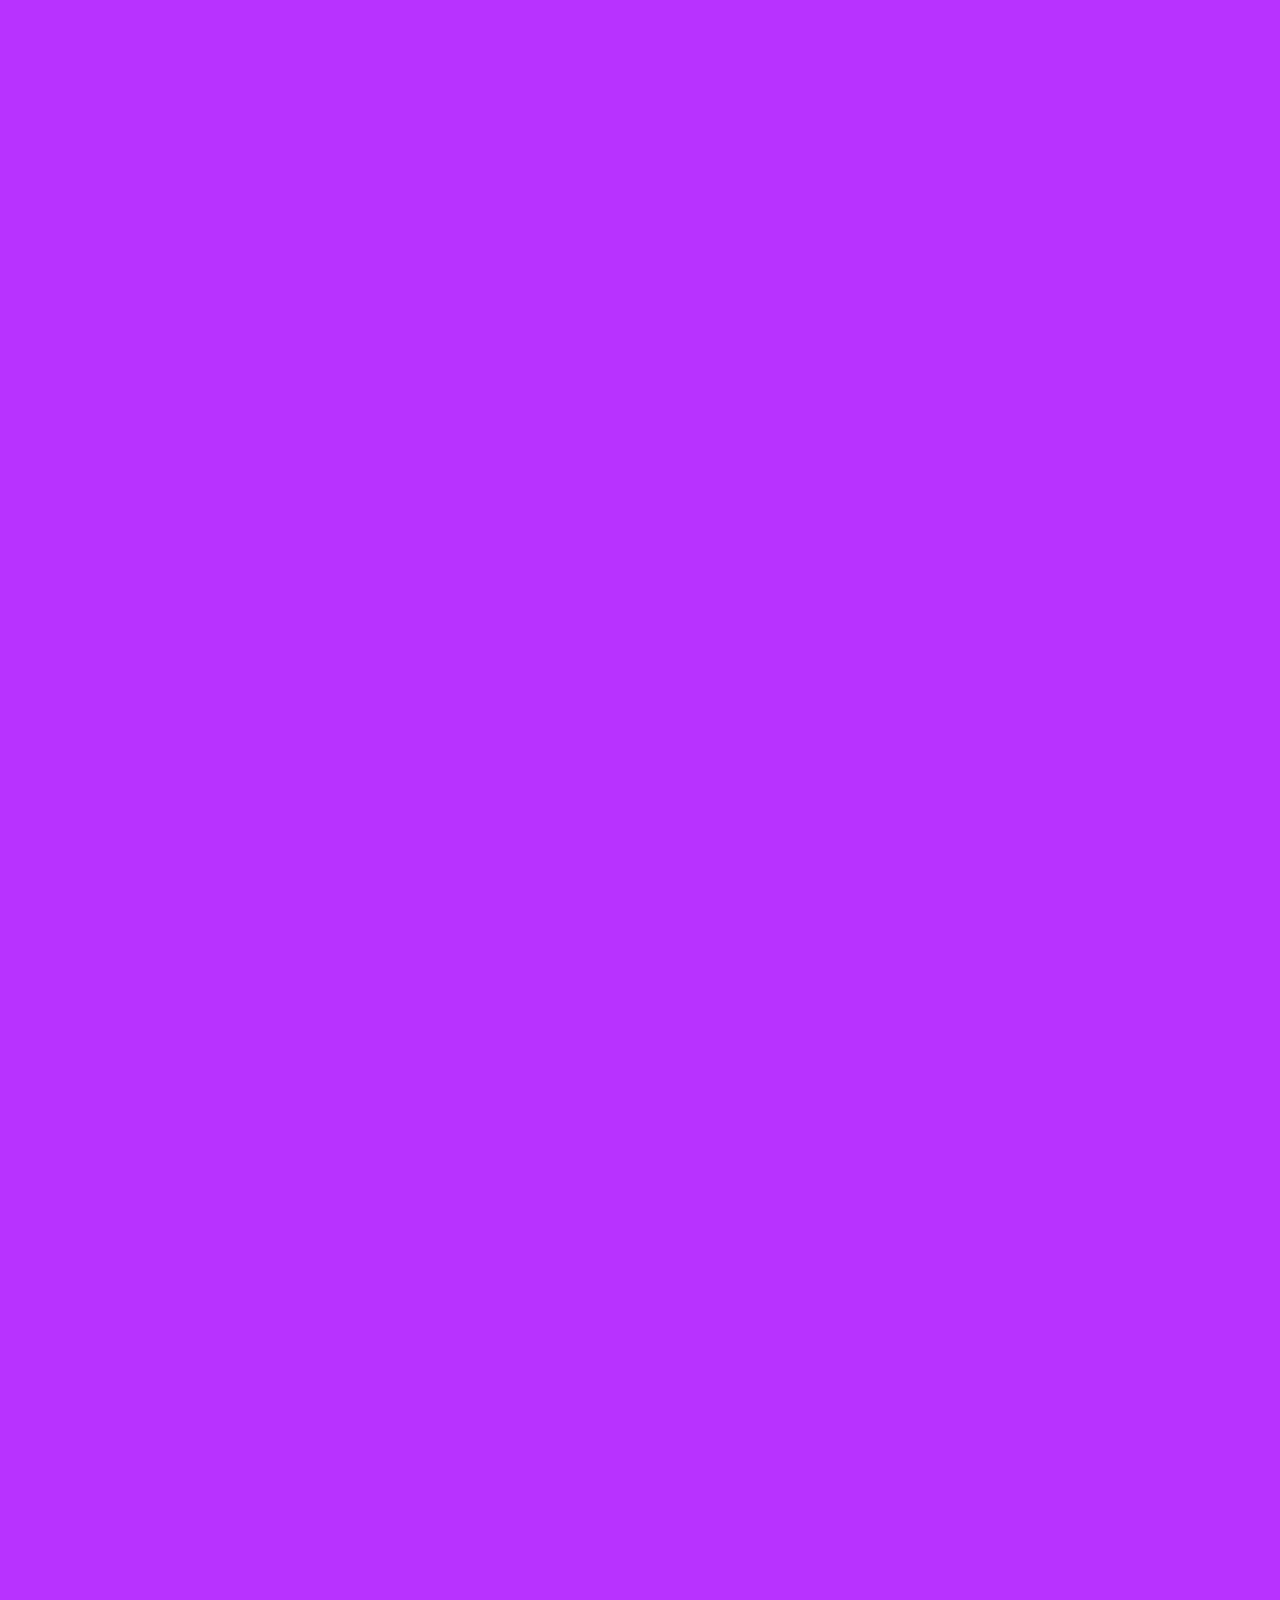
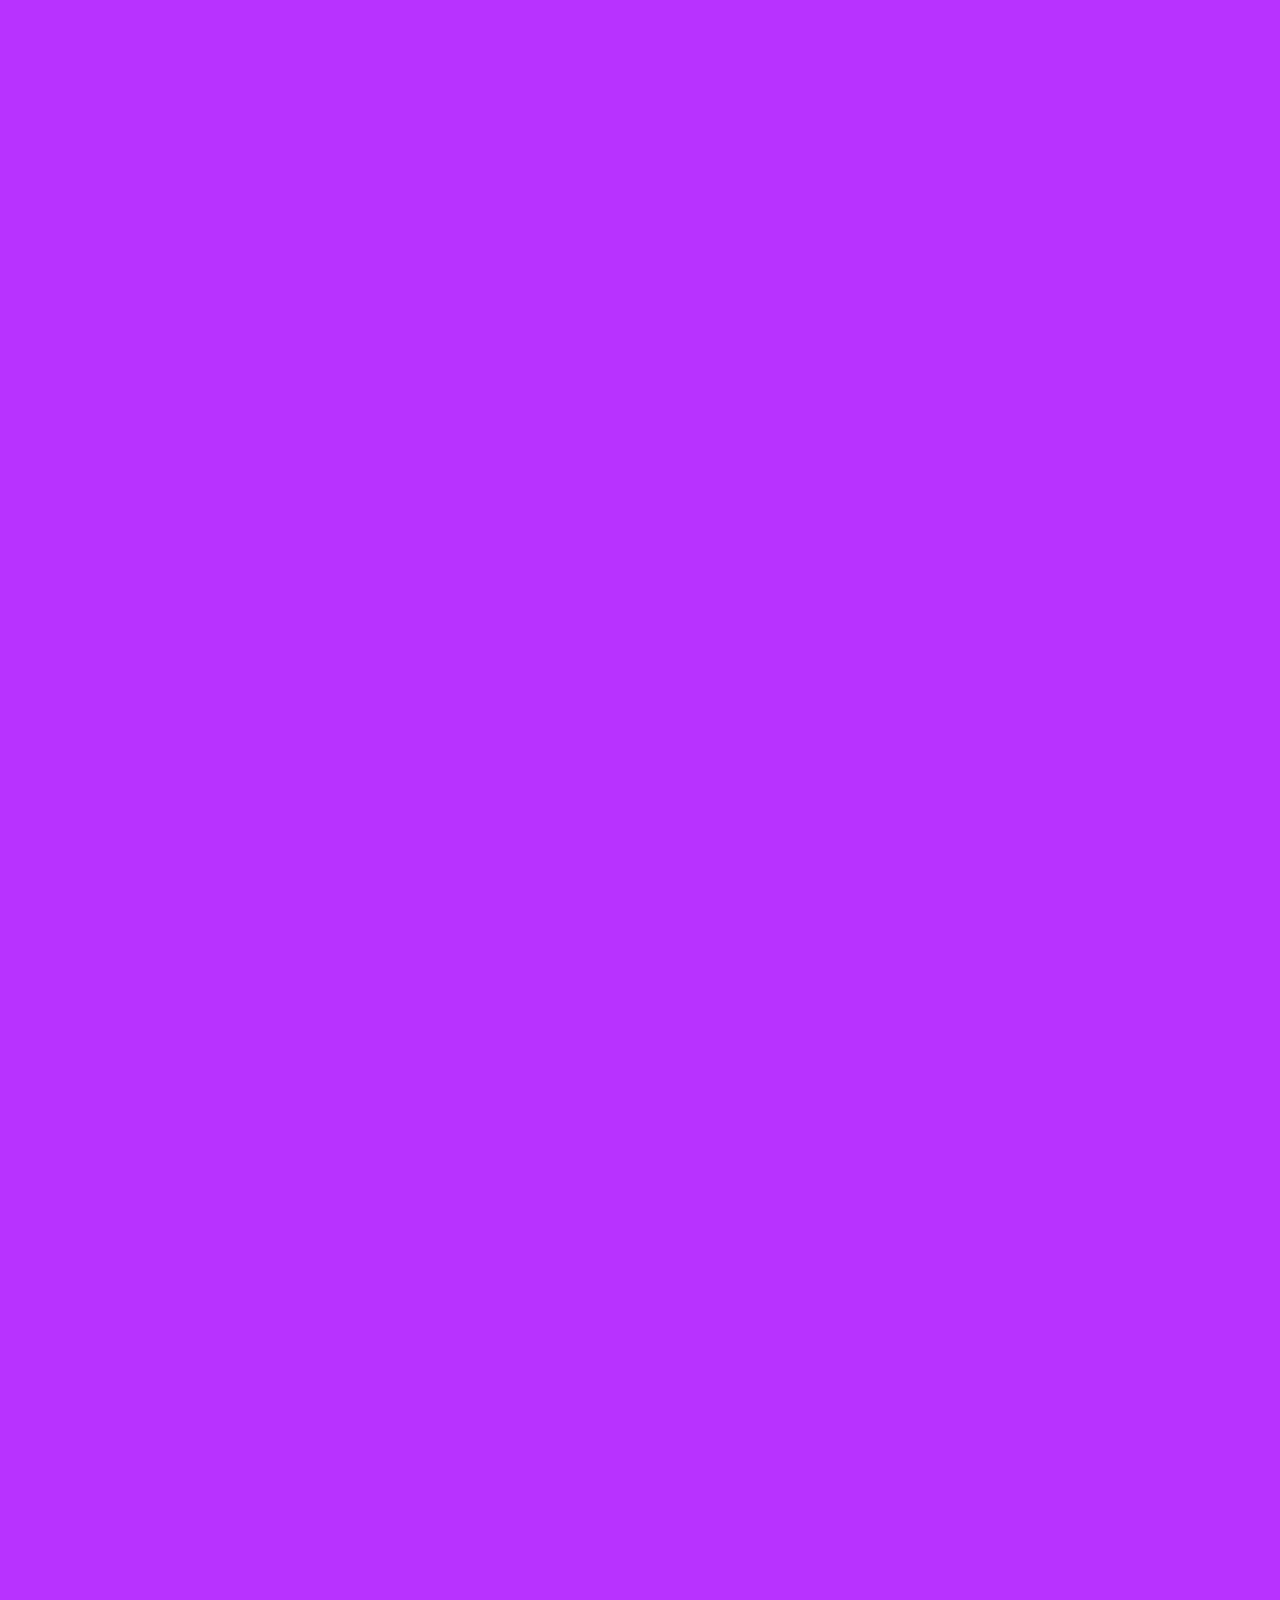
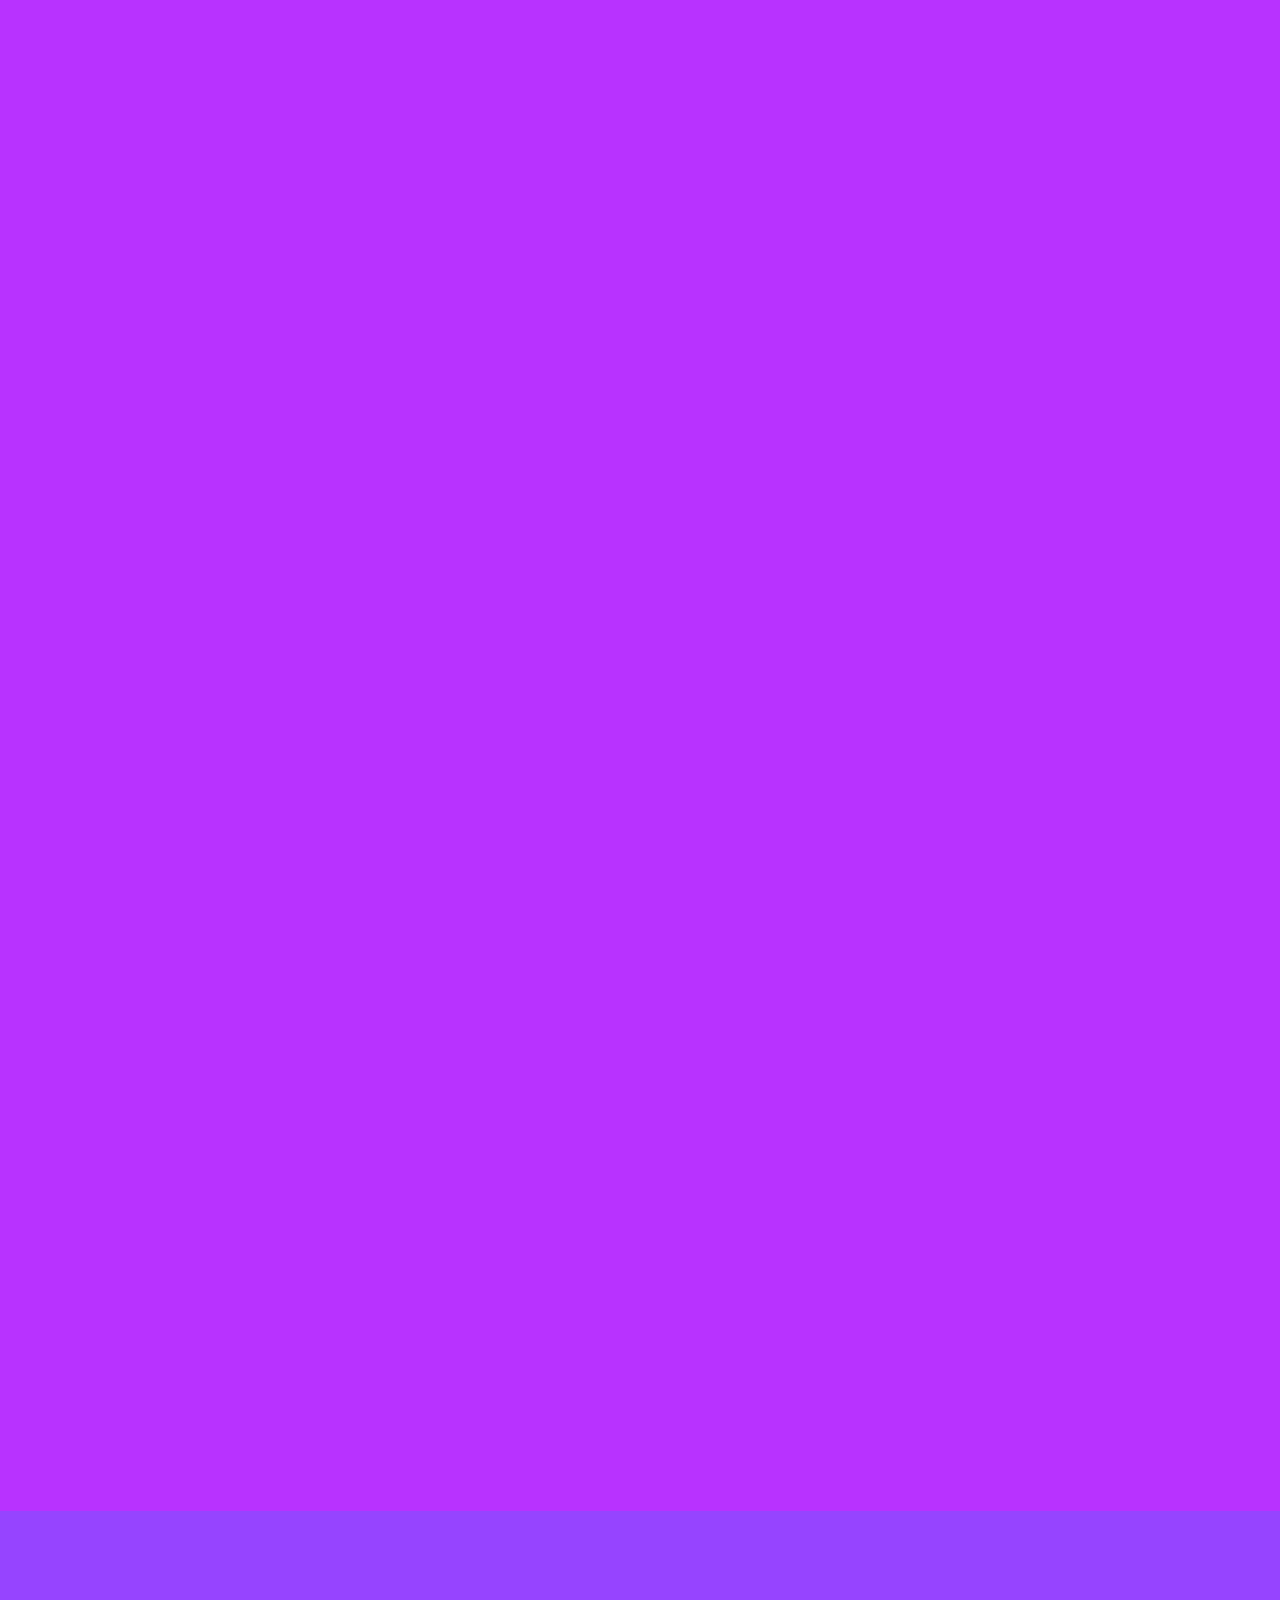
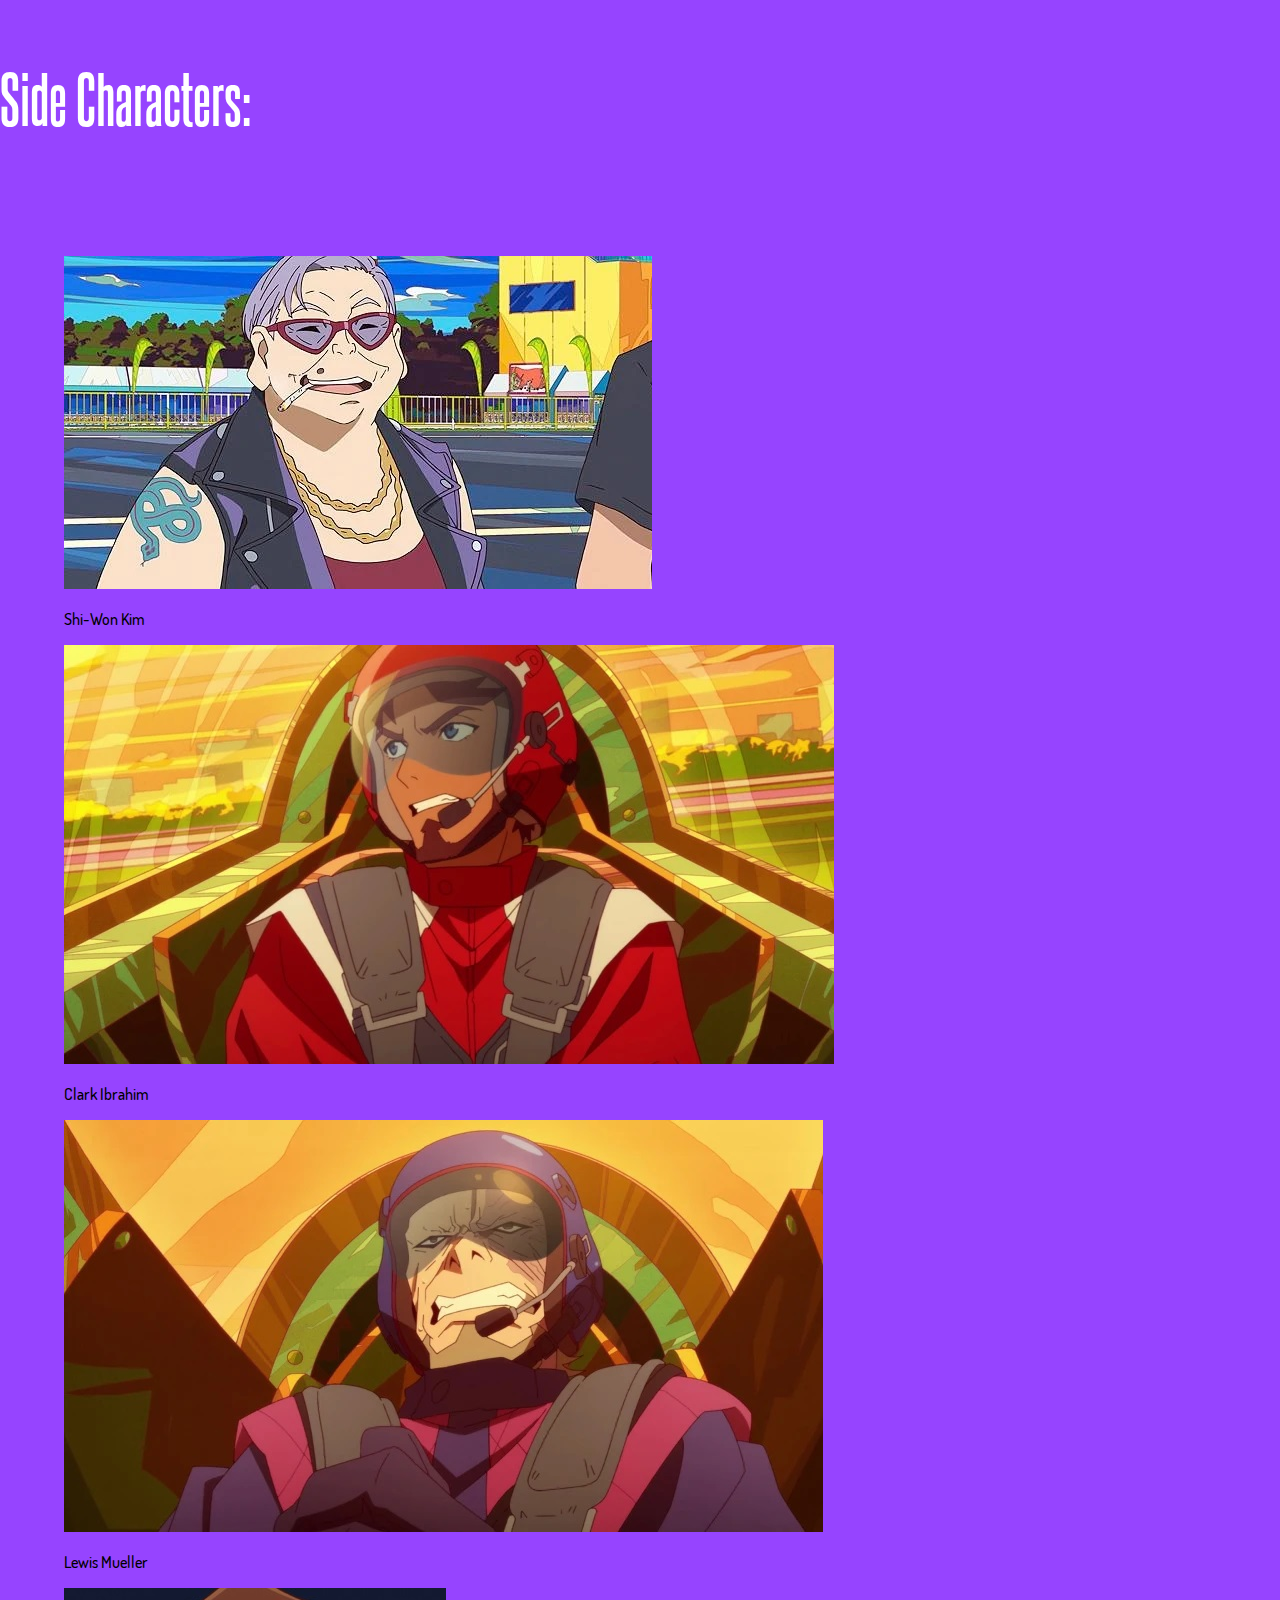
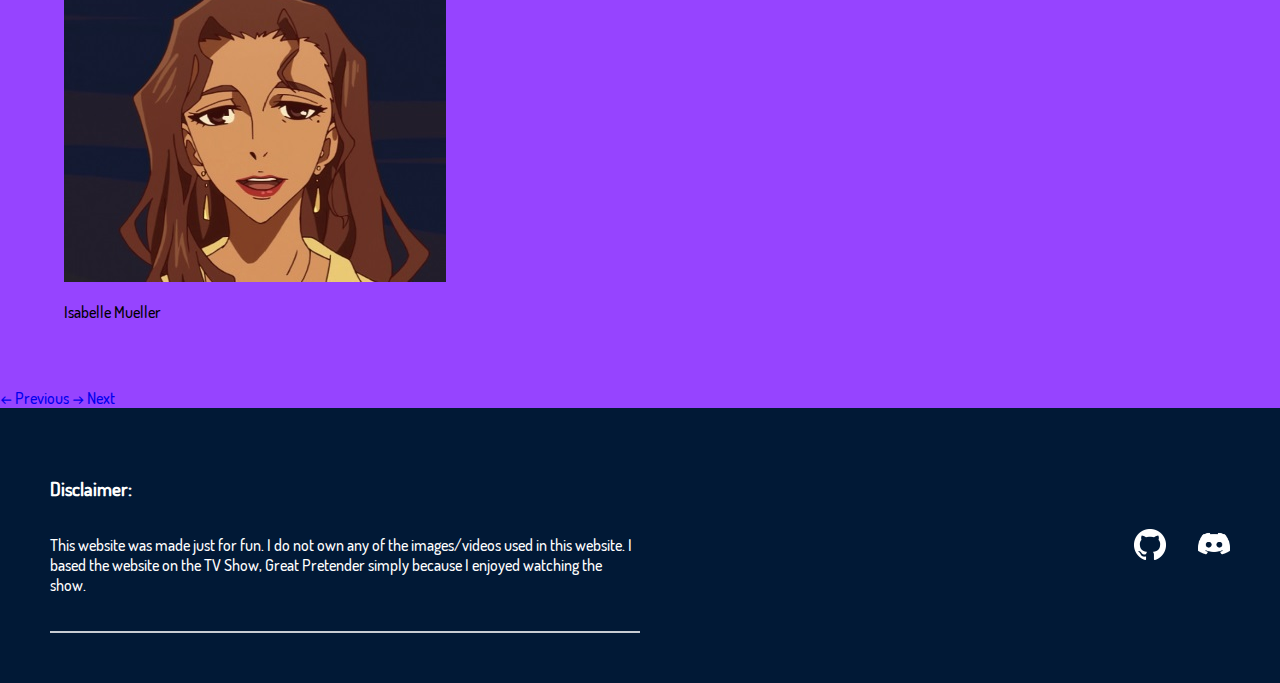
<file: Root/case2.html>
<!DOCTYPE html>
<html lang="en">

<head>
    <meta charset="UTF-8">
    <meta http-equiv="X-UA-Compatible" content="IE=edge">
    <meta name="viewport" content="width=device-width, initial-scale=1.0">
    <link rel="icon" href="./img/Great_Pretender_Logo_White.png">
    <link rel="stylesheet" href="./css/main.css">
    <link rel="stylesheet" href="./css/cases.css">
    <link rel="stylesheet" href="./css/case-sections.css">
    <title>Great Pretender - Singapore Sky</title>
</head>

<body>
    <div class="flex-container">
        <header>
            <nav>
                <div class="nav-content">
                    <div class="nav-home">
                        <a href="./index.html" id="home">
                            <img src="./img/Great_Pretender_Logo_White.png" alt="Great Pretender Logo" class="logo" />
                        </a>
                    </div>
                    <ul class="nav-list">
                        <li><a href="./characters.html">CHARACTERS</a></li>
                        <li>
                            <div class="cases">
                                <a id="cases-link">CASES <i class="dropdown-arrow"></i></a>
                                <div class="cases-dropdown">
                                    <a href="./case1.html" class="dropdown-link">Case 1</a>
                                    <a href="./case2.html" class="dropdown-link">Case 2</a>
                                    <a href="./case3.html" class="dropdown-link">Case 3</a>
                                    <a href="./case4.html" class="dropdown-link">Case 4</a>
                                    <a href="./cases.html" class="dropdown-link">All</a>
                                </div>
                            </div>
                        </li>
                        <li><a class="nav-watch" href="https://www.netflix.com">WATCH NOW</a></li>
                    </ul>
                    <div class="nav-menu-btn">
                        <div class="burger burger-squeeze">
                            <div class="burger-lines"></div>
                        </div>
                    </div>
                    <div class="nav-menu" id="mobileNav">
                        <div class="nav-menu-links">
                            <a href="./index.html" class="nav-menu-link">HOME</a>
                            <a href="./characters.html" class="nav-menu-link">CHARACTERS</a>
                            <div class="nav-menu-link">
                                <div class="cases-mobile">
                                    <a id="cases">CASES</a>
                                    <div class="cases-mobile-dropdown">
                                        <a href="./case1.html" class="mobile-dropdown-link">Case 1</a>
                                        <a href="./case2.html" class="mobile-dropdown-link">Case 2</a>
                                        <a href="./case3.html" class="mobile-dropdown-link">Case 3</a>
                                        <a href="./case4.html" class="mobile-dropdown-link">Case 4</a>
                                        <a href="./cases.html" class="mobile-dropdown-link">All</a>
                                    </div>
                                </div>
                            </div>
                            <a href="#" class="nav-menu-link" style="color: rgb(218, 218, 218);">WATCH NOW</a>
                        </div>
                    </div>
                    <div class="overlay" id="overlay"></div>
                </div>
            </nav>
        </header>
        <img src="./img/singapore.jpg" alt="Singapore" lazy="loading" class="banner" />
        <div class="case2-spacer1 bot-spacer"></div>
    </div>

    <section class="case2-section-1">
        <div class="case-content-box">
            <div class="case-content">
                <div class="case-summary-text fade-in">
                    <h2 style="color: white;">CASE 2: Singapore Sky</h2>

                    <h3>Location: Singapore</h3>
                    <h3>Synopsis:</h3>
                    <p>Two years after the Los Angeles Connection case, Makoto takes up an honest job as a mechanic,
                        unknowing of how this ties in to the next con Laurent has planned. Makoto reunites with the rest
                        of the crew, albeit reluctantly, after his boss from his previous job recommends that he be a
                        mechanic for an air sports team. The con focuses on two princes, Sam and Clark Ibrahim, and the
                        Pathfinder Air Race.</p>
                    <p>Sam is the older brother to Clark and the president of the Pathfinder Air Race. Sam and his
                        Brother were princes in a oil rich country. They then came up with a scheme to become rich. This
                        scheme was to buy out the Pathfinder Air Race and rig it in Clark's favor while Sam does
                        backhanded deals and the rigging. In this tournament, Abigail is the pilot for the crew's team
                        but her mental state slowly deteriorates throughout the tournament as she starts remembering her
                        traumatic past.</p>
                    <p>Source: <a href="https://greatpretender.fandom.com/wiki/Singapore_Sky">Otaquest</a></p>
                </div>
                <div class="case-card-lg">
                    <div class="case-top-pin">
                        <div class="pin-base">
                            <div class="pin-top"></div>
                        </div>
                    </div>
                    <div class="case-top">
                        <img src="./img/cards/sam_ibraham_card.jpg" alt="Sam Ibrahim" lazy="loading" />
                    </div>
                    <div class="case-bottom">
                        <h3 style="font-family: marker;">Sam Ibrahim</h3>
                        <p>Sam is misogynistic and still adheres to old beliefs that women don't belong in certain
                            fields like air racing. He is shrewd and calculating, easily seeing through Cynthia's guise.
                            He is also cruel, hot-tempered, and is easily provoked by the failures of his underlings,
                            being ready to kill them at the slightest failure.</p>
                        <p>Source: <a href="https://greatpretender.fandom.com/wiki/Sam_Ibrahim">Great Pretender
                                Fandom</a></p>
                    </div>
                </div>
            </div>
        </div>
    </section>
    <section class="case2-section-2">
        <div class="case2-spacer2 top-spacer"></div>
        <div class="case-content-box" style="padding-top: 0;">
            <h2 style="color: white;">Overview:</h2>
            <div class="case-content" style="padding-top: 50px;">
                <div class="overview-content fade-in">
                    <img src="./img/cards/crew_reunites.jpg" alt="The Crew Reunites" lazy="loading" />
                    <div class="overview-content-text">
                        <p>Makoto turns himself in and was sentenced for 2 years in jail. During his sentence, he would
                            be fortunate enough to have the opportunity to learn skills in order to reintegrate into
                            society and earn an honest job.</p>
                        <p>Makoto decided that he wanted to become a mechanic and worked hard during his sentence and
                            became an apprentice, working in Nakanoshima Heavy Industries. This workshop was owned by
                            Shougo Nakanoshima, a mechanic that has a passion for airplanes.</p>
                        <p>Nakanoshima recommended Edamura get a job as mechanic for the up and coming 'Pathfinder Air
                            Race' held in Singapore. It would turn out that the team he's working with is the crew of
                            con-artist, who will be joining the tournament under the name 'Team Confidence'.</p>
                        <p></p>
                    </div>
                </div>
                <div class="overview-content fade-in">
                    <img src="./img/cards/rigged_race.jpg" alt="Lewis' Plane Engine Explodes" lazy="loading" />
                    <div class="overview-content-text">
                        <p>Sam Ibrahim was willing to sabotage the other racer's plane engine so his brother, Clark
                            Ibrahim will win. In a previous tournament, Sam Ibrahim went as far as to cripple the former
                            air racer, Lewis Mueller for defying his conditions.</p>
                        <p>Laurent was aware of the fact that Lewis had grown a strong hatred towards Sam Ibrahim
                            because of his disgusting actions, so he decided to include him on the scheme to take down
                            Sam. Lewis' wife mentioned how despite him getting crippled because of air racing, he still
                            dreams of racing.</p>
                        <p>The crew plans on rigging the tournament by sabotaging plane engines just like Sam Ibrahim,
                            to ensure that Abigail would make it to the finals to allow Lewis to get his rematch against
                            Clark.</p>
                    </div>
                </div>
                <div class="overview-content fade-in">
                    <img src="./img/cards/abby_flying_card.jpg" alt="Abbie Flying" lazy="loading" />
                    <div class="overview-content-text">
                        <p>Abigial starts the tournament off well, but as time went on she begins experiencing traumatic
                            stress. She relives her past trauma as she is flying in the race.</p>
                        <p>We learn that her hometown in Baghdad, Iraq was bombed by a fighter jet, who was piloted by
                            non-other than Lewis Mueller. After that point in her life, she was enlisted in a militant
                            group as a child soldier.</p>
                        <p>Abbie's trauma, began transforming into something a lot more violent and made an attempt to
                            exact vengeance on Lewis, before being stopped by Edamura.</p>
                    </div>
                </div>
                <div class="overview-content fade-in">
                    <img src="./img/cards/sam_betting.jpg" alt="Sam's Disguise In The Casino" lazy="loading" />
                    <div class="overview-content-text">
                        <p>After Clark and Sam overhears a conversation between Makoto and Cynthia, they were baited
                            into believing that Makoto was a top-notch mechanic who worked for Lewis when he was still
                            racing which intrigued them.</p>
                        <p>They were willing to see just how good of a mechanic Makoto was by assessing his work and
                            seeing the difference it would have on Clark's performance. After they tested the plane,
                            Shi-won Kim a con-artist apart of the scheme informs Sam of an underground casino where they
                            bet on the air races.</p>
                        <p>Sam knowing full well that he rigs his races, he ceases this opportunity to gain more cash,
                            but this whole underground casino was just a ploy operated by the crew to manipulate Sam.
                        </p>
                    </div>
                </div>
            </div>
            <div class="case-content">
                <div class="overview-content fade-in">
                    <img src="./img/cards/clark_and_lewis.jpg" alt="Clark VS Lewis" lazy="loading" />
                    <div class="overview-content-text">
                        <p>After Abigail makes it to the finals, she lets Lewis take part in the final race against
                            Clark. Albeit, hesitantly as she has to entrust the person who killed her parents in this
                            operation. Before the race started, Lewis suddenly apologized to Abigail.</p>
                        <p>During the race, Clark eventually realises that the person he's up against is not Abbie, but
                            Lewis. This fires him up as this was the rematch he was longing for and the intensity of the
                            race elevates to another level. The two of them duke it out, performing wild maneuvers in
                            the air and have an extremely close race.</p>
                        <p>Abigail watches as she clenches onto her old and damaged medal she won from a ballet
                            tournament back in her youth. In this moment, Abbie thinks back to Lewis' apology and
                            forgives Lewis for his actions. The race was extremely close, but Clark came out victorious.
                        </p>

                    </div>
                </div>
                <div class="overview-content fade-in">
                    <img src="./img/cards/rigged_race.jpg" alt="Lewis' Plane Engine Explodes" lazy="loading" />
                    <div class="overview-content-text">
                        <p>Sam Ibrahim was willing to sabotage the other racer's plane engine so his brother, Clark
                            Ibrahim will win. In a previous tournament, Sam Ibrahim went as far as to cripple the former
                            air racer, Lewis Mueller for defying his conditions.</p>
                        <p>Laurent was aware of the fact that Lewis had grown a strong hatred towards Sam Ibrahim
                            because of his disgusting actions, so he decided to include him on the scheme to take down
                            Sam. Lewis' wife mentioned how despite him getting crippled because of air racing, he still
                            dreams of racing.</p>
                        <p>The crew plans on rigging the tournament by sabotaging plane engines just like Sam Ibrahim,
                            to ensure that Abigail would make it to the finals to allow Lewis to get his rematch against
                            Clark.</p>
                    </div>
                </div>
            </div>
        </div>
    </section>

    <section class="case2-section-3">
        <div class="case2-spacer3 top-spacer"></div>
        <div class="case-content-box">
            <h2 style="color: white;">Side Characters:</h2>
            <div class="case-content">
                <div class="case-card-sm">
                    <div class="case-top-pin">
                        <div class="pin-base">
                            <div class="pin-top"></div>
                        </div>
                    </div>
                    <div class="case-top-sm">
                        <img src="./img/cards/shi-won.jpg" lazy="loading" alt="Shi-Won Kim, fellow con artist" />
                    </div>
                    <div class="case-bottom-sm">
                        <p>Shi-Won Kim</p>
                    </div>
                </div>

                <div class="case-card-sm">
                    <div class="case-top-pin">
                        <div class="pin-base">
                            <div class="pin-top"></div>
                        </div>
                    </div>
                    <div class="case-top-sm">
                        <img src="./img/cards/clark_ibrahim.jpg" lazy="loading" alt="Clark Ibrahim, brother of Sam" />
                    </div>
                    <div class="case-bottom-sm">
                        <p>Clark Ibrahim</p>
                    </div>
                </div>

                <div class="case-card-sm">
                    <div class="case-top-pin">
                        <div class="pin-base">
                            <div class="pin-top"></div>
                        </div>
                    </div>
                    <div class="case-top-sm">
                        <img src="./img/cards/lewis.jpg" lazy="loading" alt="Lewis Mueller" />
                    </div>
                    <div class="case-bottom-sm">
                        <p>Lewis Mueller</p>
                    </div>
                </div>

                <div class="case-card-sm">
                    <div class="case-top-pin">
                        <div class="pin-base">
                            <div class="pin-top"></div>
                        </div>
                    </div>
                    <div class="case-top-sm">
                        <img src="./img/cards/isabelle.jpg" lazy="loading" alt="Isabelle Mueller" />
                    </div>
                    <div class="case-bottom-sm">
                        <p>Isabelle Mueller</p>
                    </div>
                </div>
            </div>
        </div>
        <div class="change-case-section">
            <a href="./case1.html"  class="prev-case">&larr; Previous</a>
            <a href="./case3.html"  class="next-case">&rarr; Next</a>
        </div>
    </section>

    <footer>
        <div class="footer-content-box">
            <div class="footer-text">
                <h3>Disclaimer:</h3>
                <p>This website was made just for fun. I do not own any of the images/videos used in this website. I based the website on the TV Show, Great Pretender
                    simply because I enjoyed watching the show.
                </p>
            </div>

            <div class="footer-links">
                <a href="https://github.com/burgerax5" class="footer-link"><img src="./img/links/GitHub-Mark-Light-32px.png"/></a>
                <a href="#" class="footer-link"><img src="./img/links/Discord-Logo-White.png"/></a>
            </div>
        </div>
    </footer>
    
    <script src="./js/main.js"></script>
    <script src="./js/navbar-intersection.js"></script>
    <script src="./js/fade-content.js"></script>
</body>

</html>
</file>
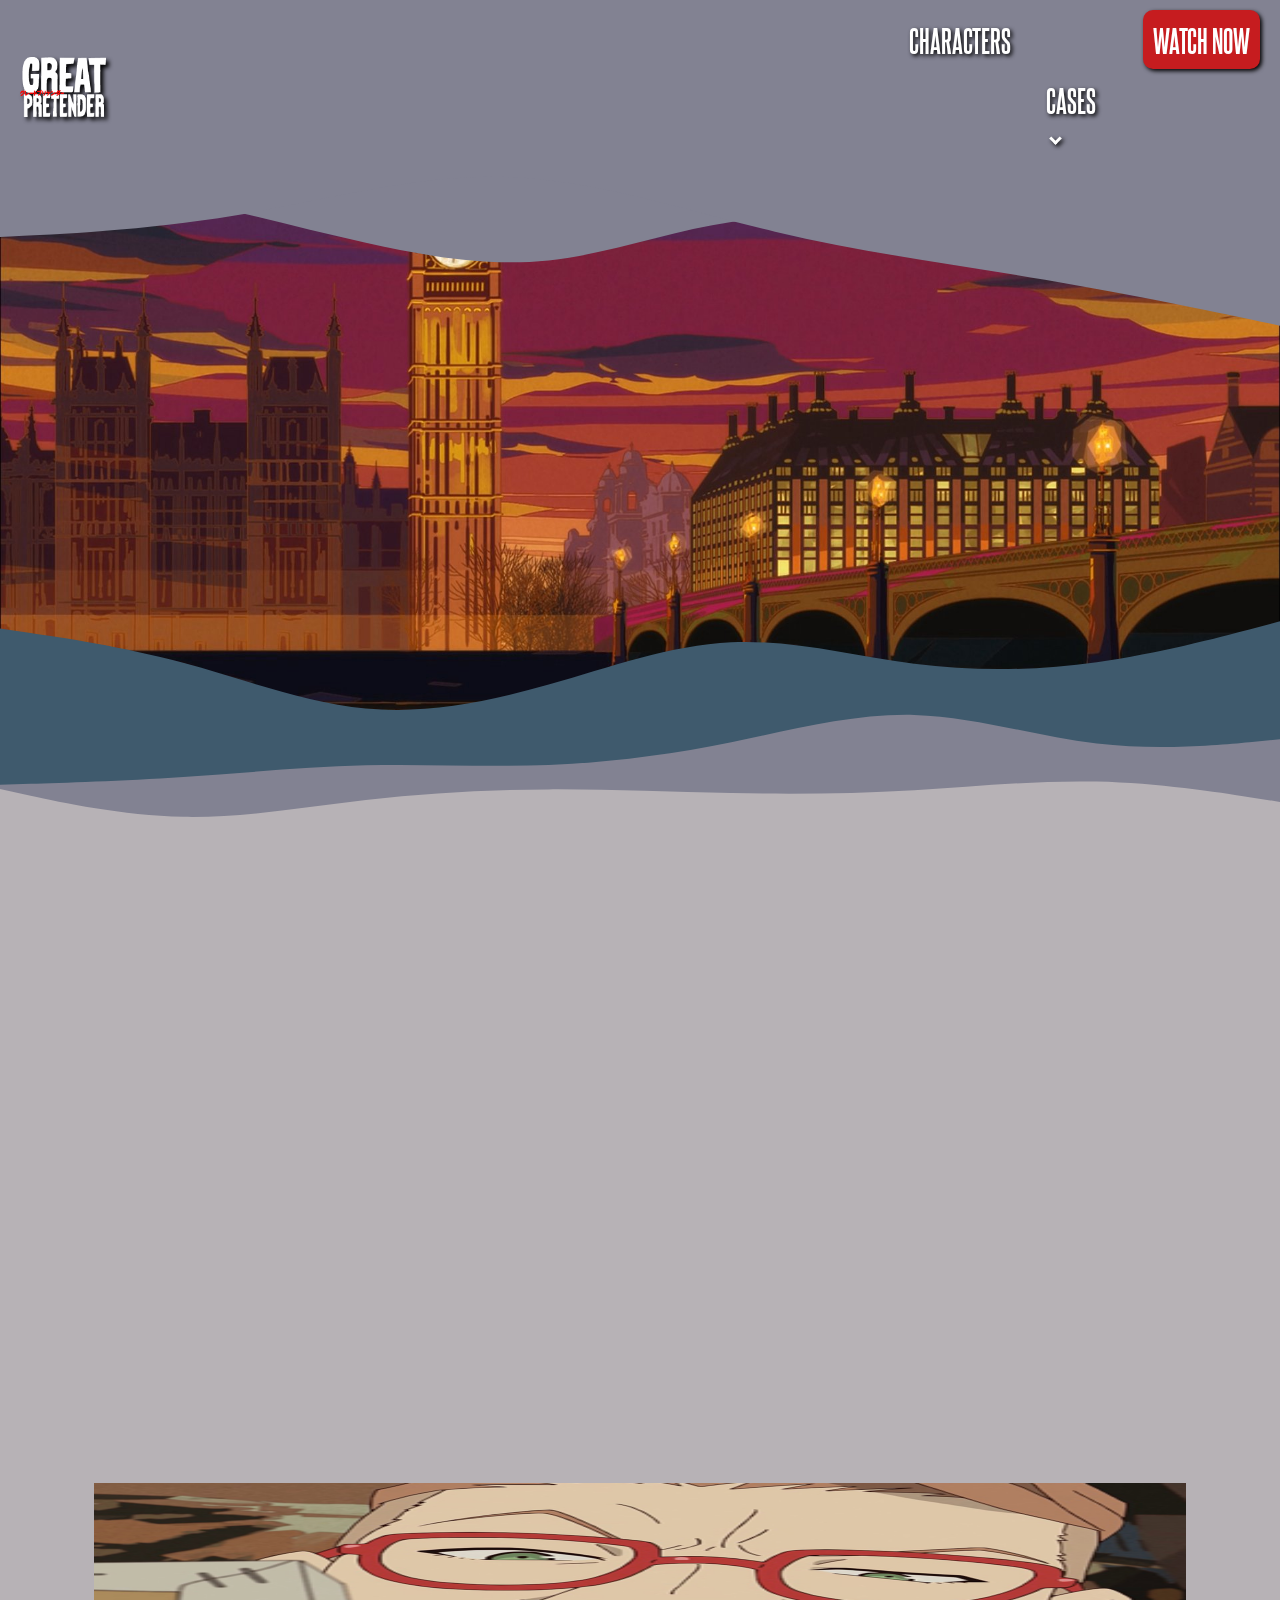
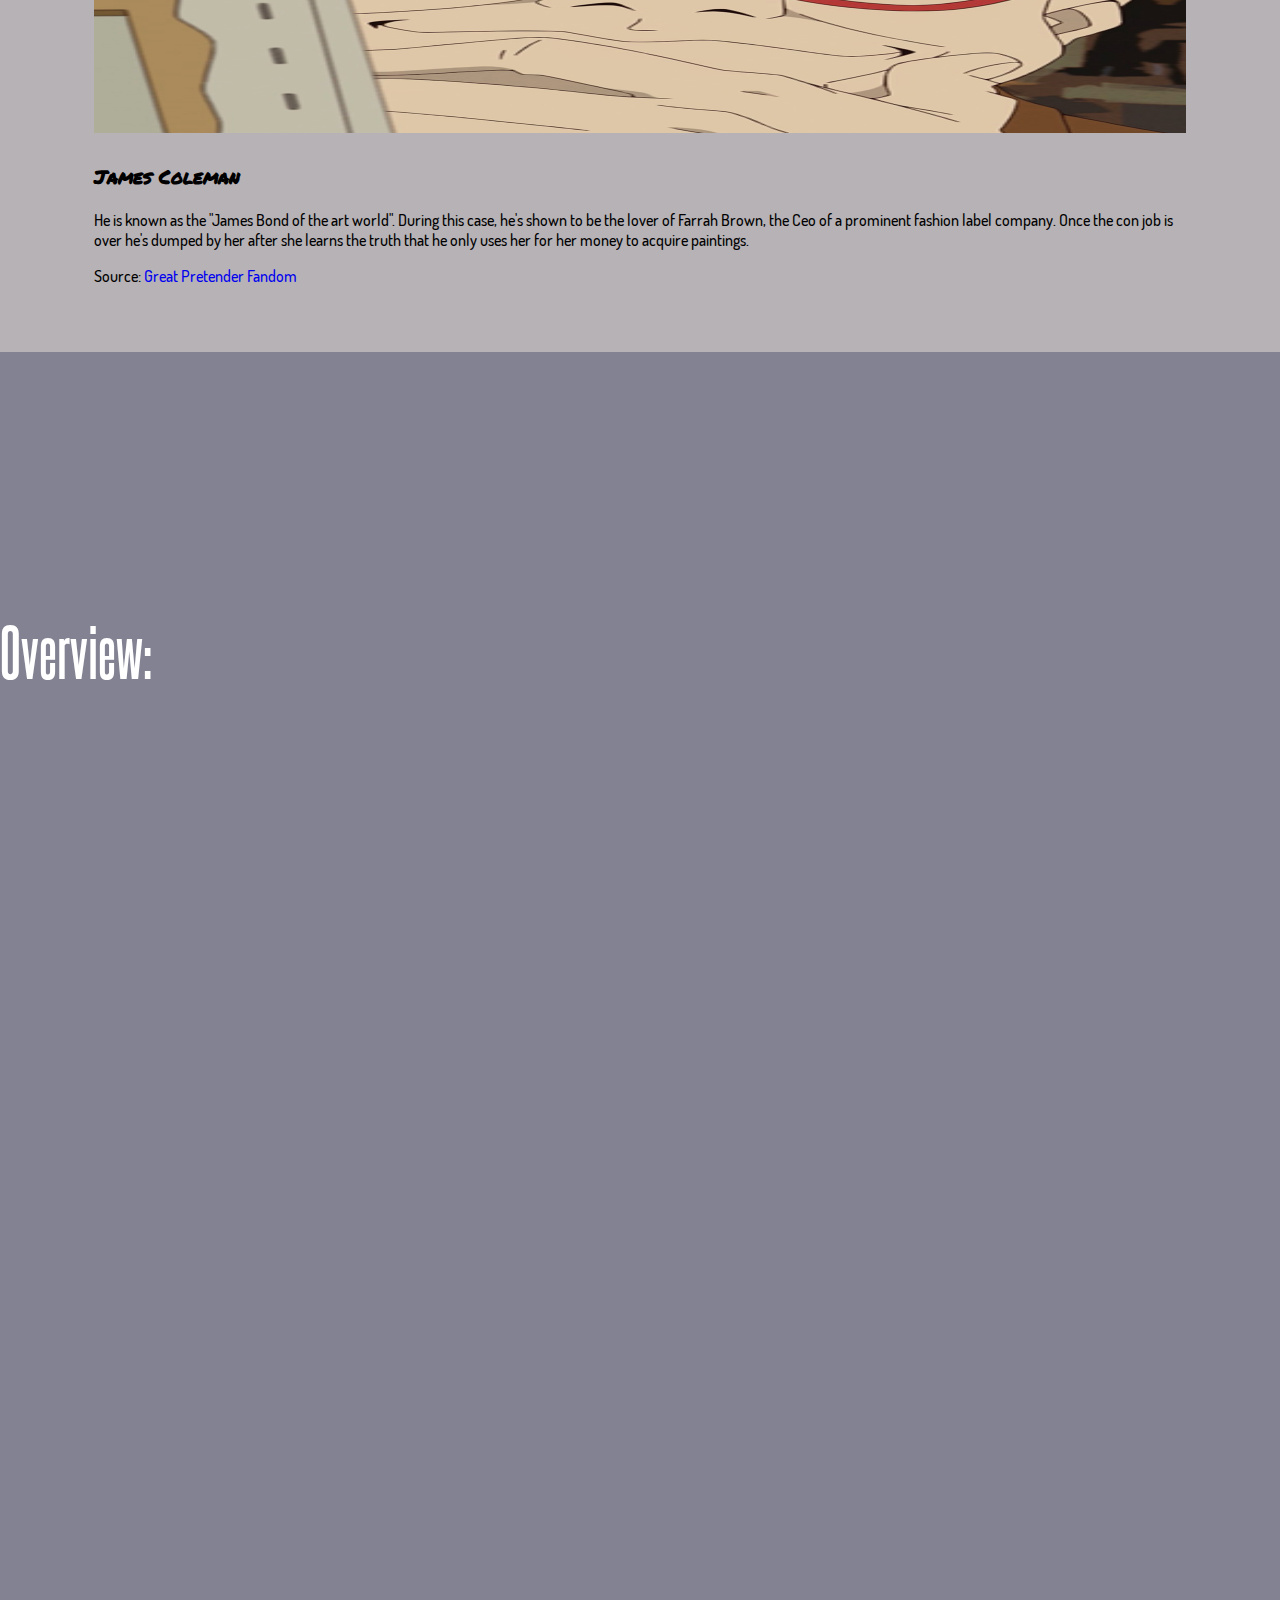
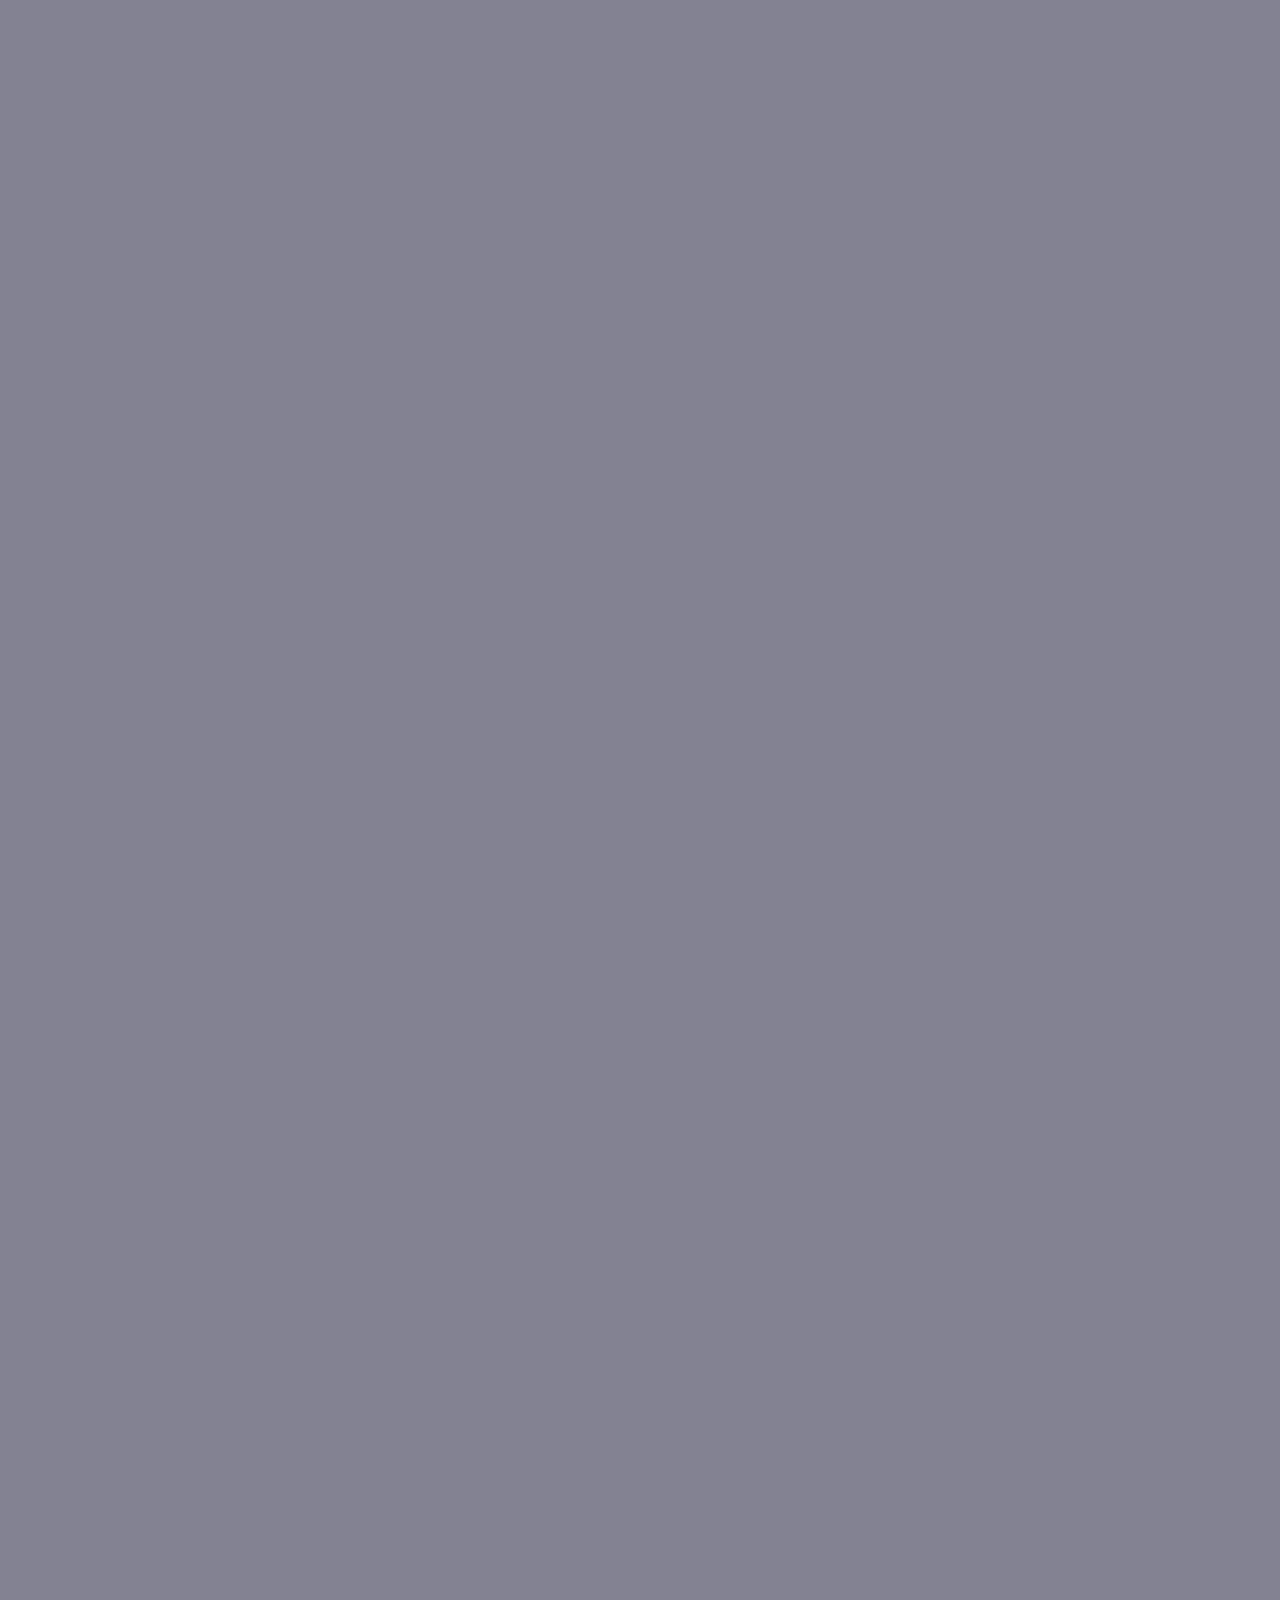
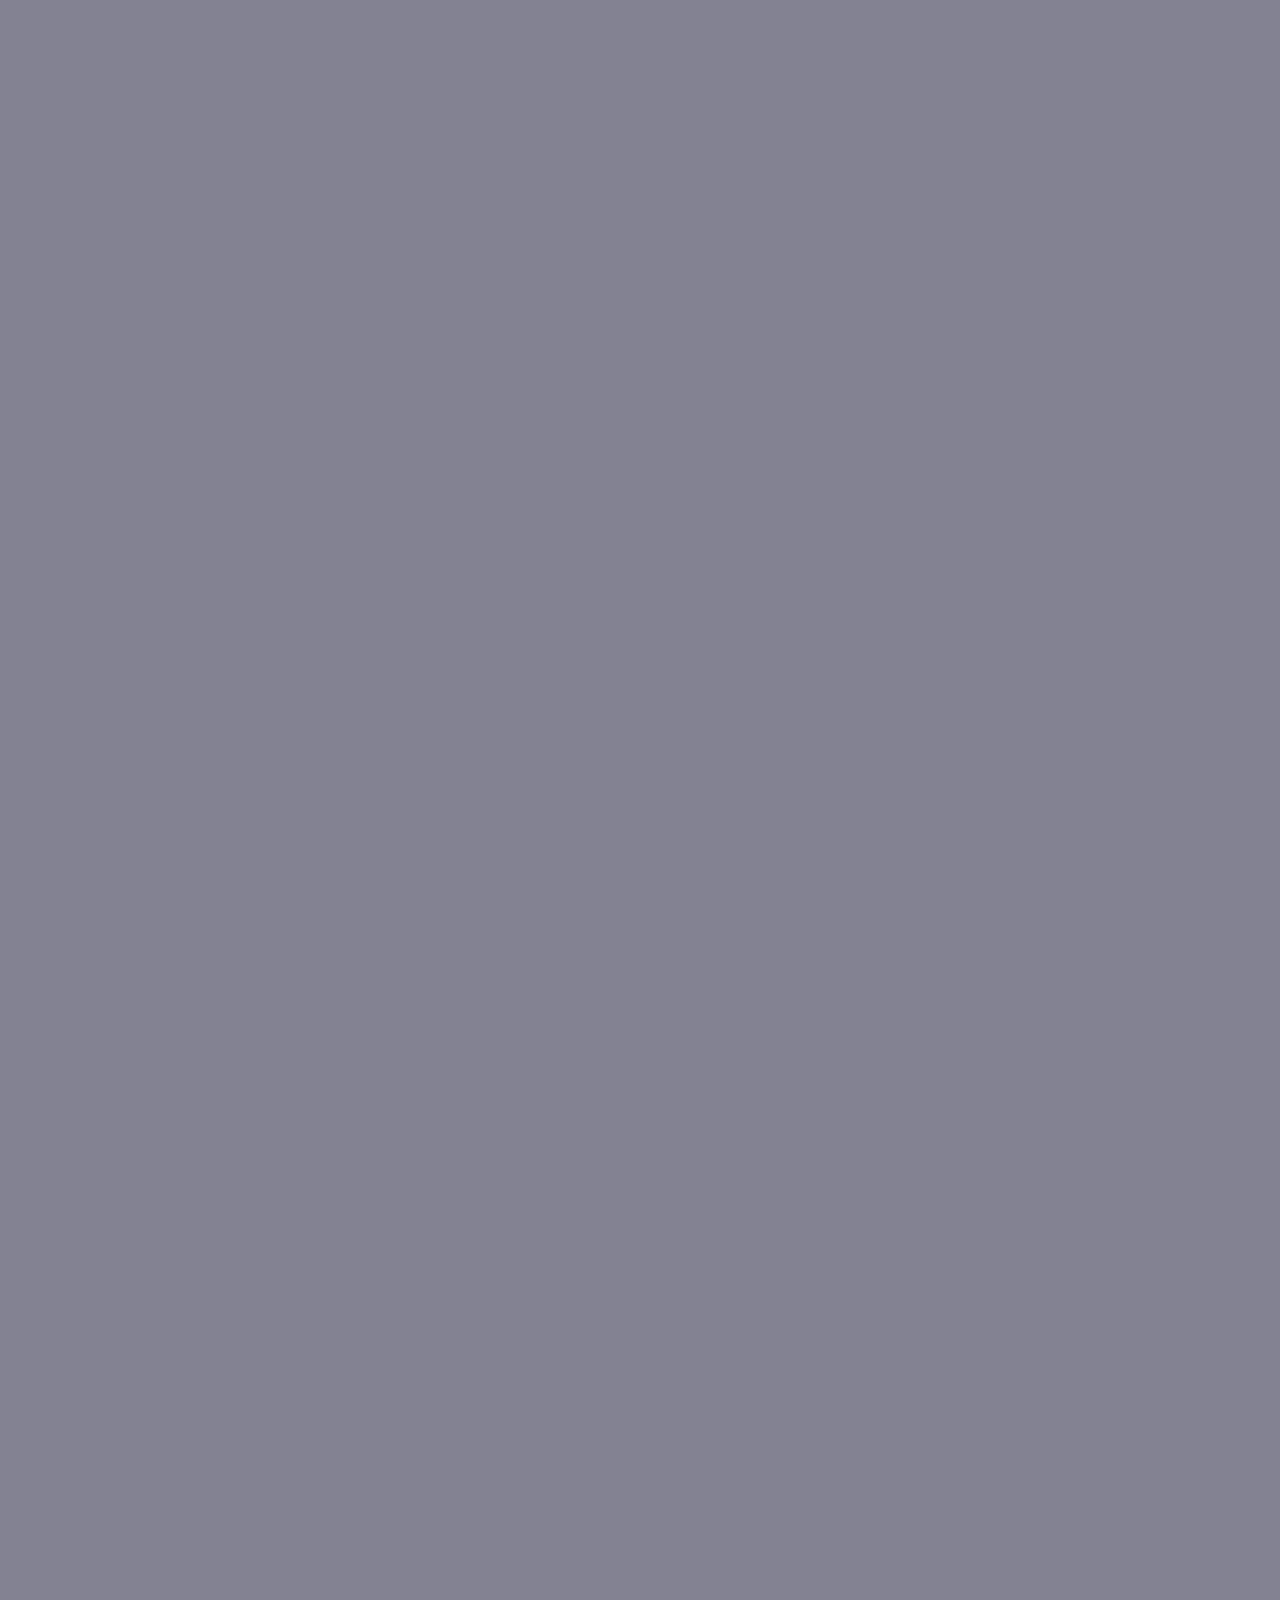
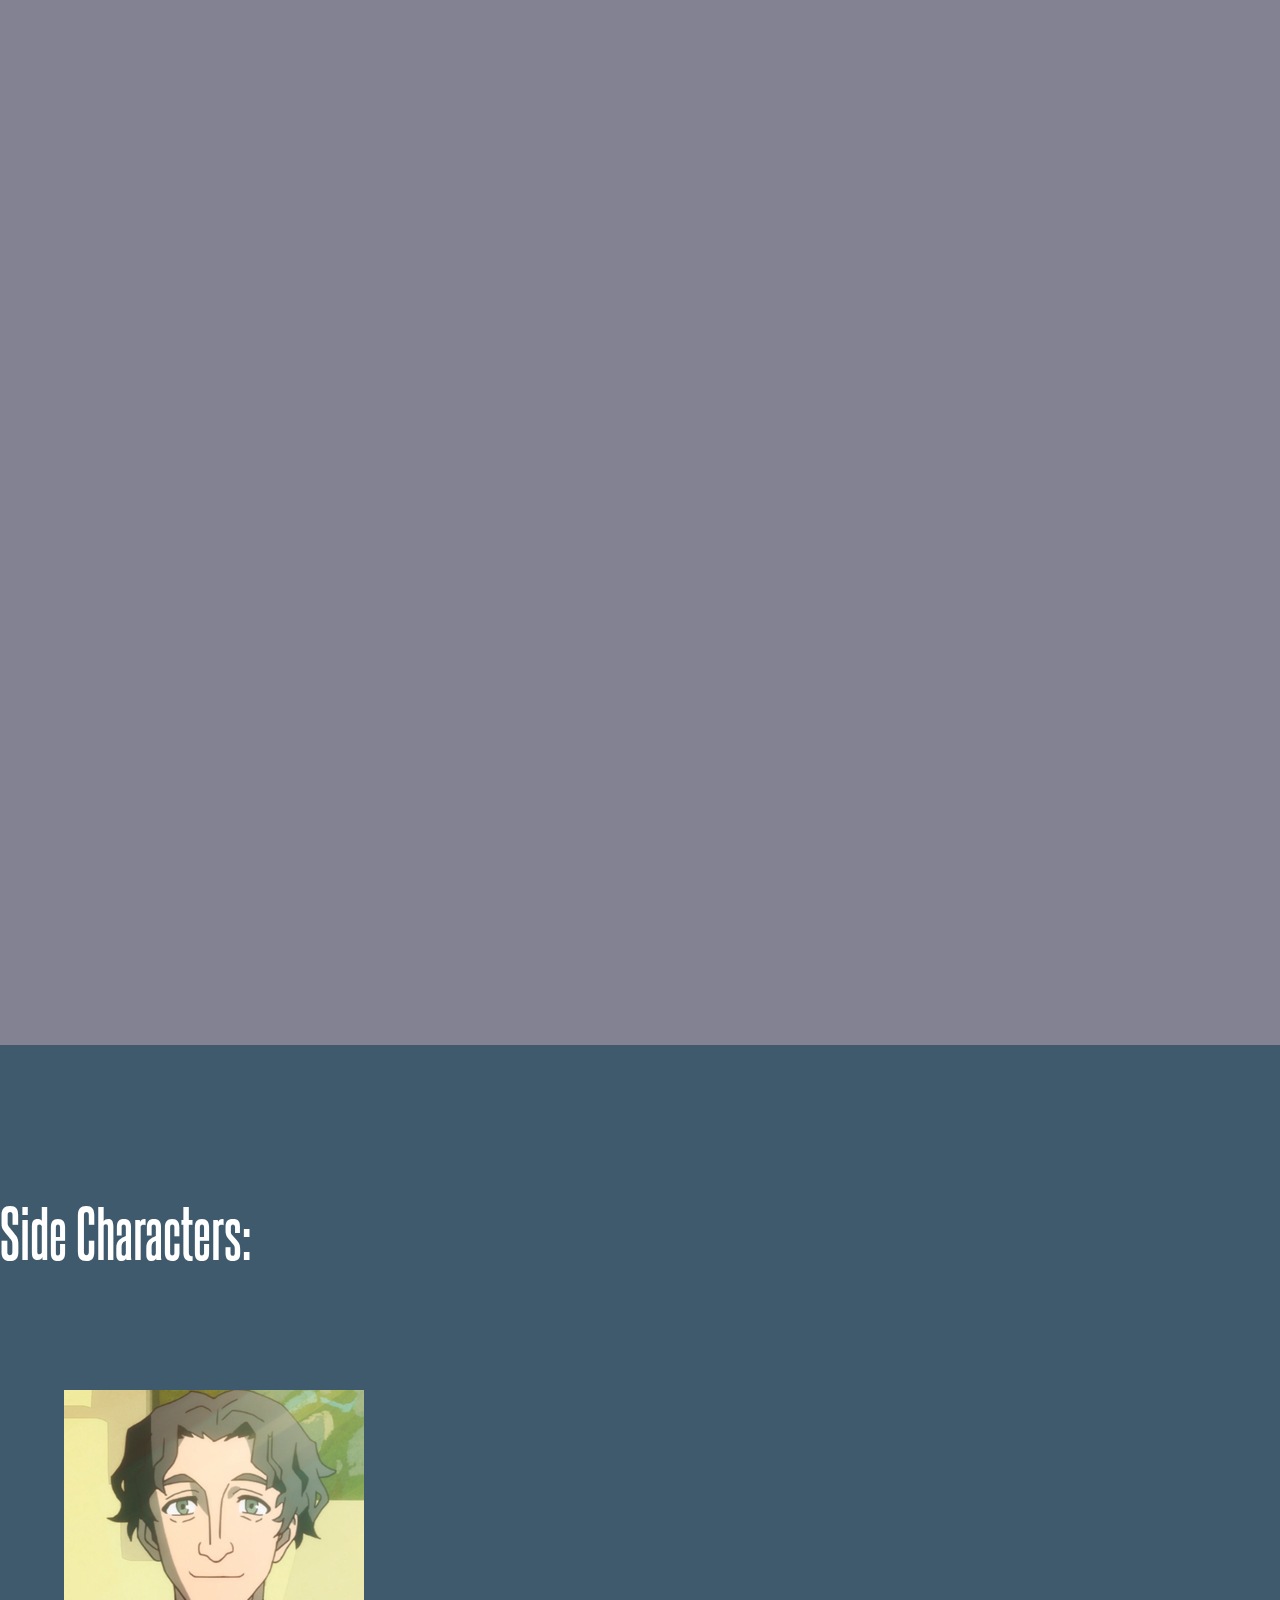
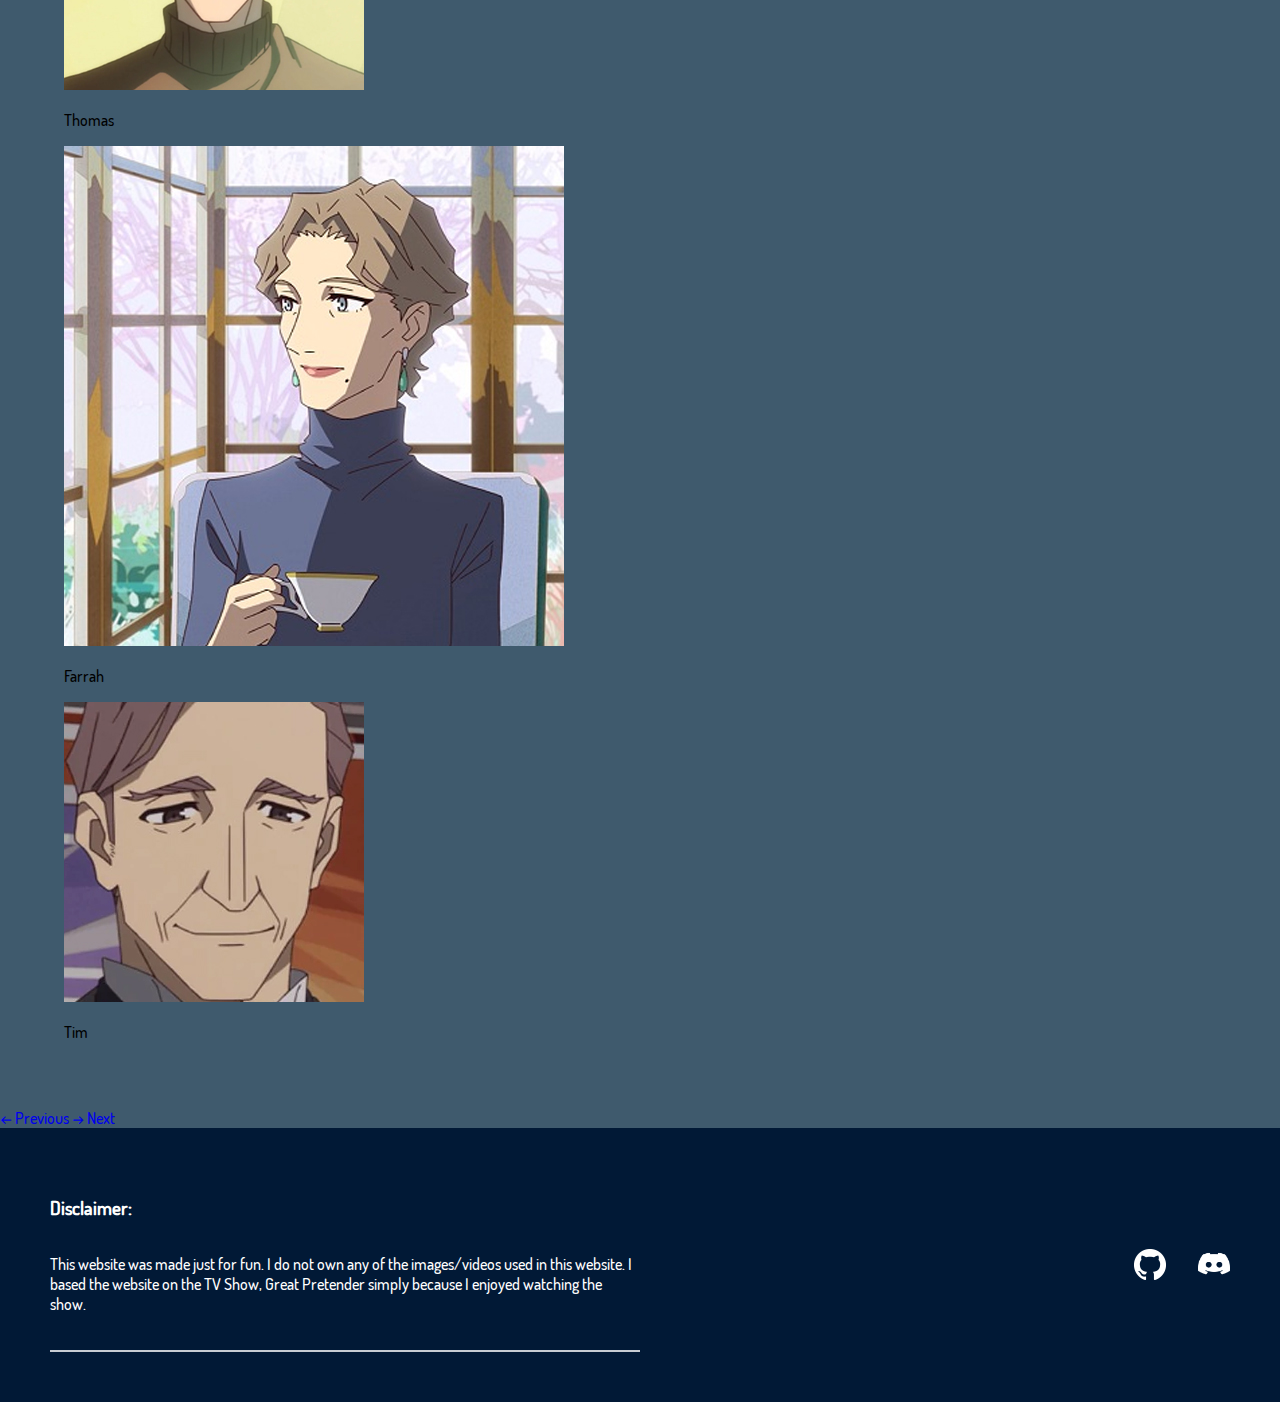
<file: Root/case3.html>
<!DOCTYPE html>
<html lang="en">
<head>
    <meta charset="UTF-8">
    <meta http-equiv="X-UA-Compatible" content="IE=edge">
    <meta name="viewport" content="width=device-width, initial-scale=1.0">
    <link rel="icon" href="./img/Great_Pretender_Logo_White.png">
    <link rel="stylesheet" href="./css/main.css">
    <link rel="stylesheet" href="./css/cases.css">
    <link rel="stylesheet" href="./css/case-sections.css">
    <title>Great Pretender - Snow of London</title>
</head>
<body>
    <div class="flex-container">
        <header>
            <nav>
                <div class="nav-content">
                    <div class="nav-home">
                        <a href="./index.html" id="home">
                            <img src="./img/Great_Pretender_Logo_White.png" alt="Great Pretender Logo" class="logo" />
                        </a>
                    </div>
                    <ul class="nav-list">
                        <li><a href="./characters.html">CHARACTERS</a></li>
                        <li>                    
                            <div class="cases">
                                <a id="cases-link">CASES <i class="dropdown-arrow"></i></a>
                                <div class="cases-dropdown">
                                    <a href="./case1.html" class="dropdown-link">Case 1</a>
                                    <a href="./case2.html" class="dropdown-link">Case 2</a>
                                    <a href="./case3.html" class="dropdown-link">Case 3</a>
                                    <a href="./case4.html" class="dropdown-link">Case 4</a>
                                    <a href="./cases.html" class="dropdown-link">All</a>
                                </div> 
                            </div>
                        </li>
                        <li><a class="nav-watch" href="https://www.netflix.com">WATCH NOW</a></li>
                    </ul>
                    <div class="nav-menu-btn">
                        <div class="burger burger-squeeze">
                            <div class="burger-lines"></div>
                        </div>
                    </div>
                    <div class="nav-menu" id="mobileNav">
                        <div class="nav-menu-links">
                            <a href="./index.html" class="nav-menu-link">HOME</a>
                            <a href="./characters.html" class="nav-menu-link">CHARACTERS</a>
                            <div class="nav-menu-link">
                                <div class="cases-mobile">
                                    <a id="cases">CASES</a>
                                    <div class="cases-mobile-dropdown">
                                        <a href="./case1.html" class="mobile-dropdown-link">Case 1</a>
                                        <a href="./case2.html" class="mobile-dropdown-link">Case 2</a>
                                        <a href="./case3.html" class="mobile-dropdown-link">Case 3</a>
                                        <a href="./case4.html" class="mobile-dropdown-link">Case 4</a>
                                        <a href="./cases.html" class="mobile-dropdown-link">All</a>
                                    </div> 
                                </div>
                            </div>
                            <a href="#" class="nav-menu-link" style="color: rgb(218, 218, 218);">WATCH NOW</a>
                        </div>
                    </div>
                    <div class="overlay" id="overlay"></div>
                </div>
            </nav>
        </header>
        <img src="./img/london.jpg" alt="Singapore" lazy="loading" class="banner"/>
        <div class="case3-spacer1 bot-spacer"></div>
    </div>

    <section class="case3-section-1">
        <div class="case-content-box">
            <div class="case-content">
                <div class="case-summary-text fade-in" style="color: black;">
                    <h2>CASE 3: Snow of London</h2>

                    <h3>Location: London</h3>
                    <h3>Synopsis:</h3>
                    <p>Lorem, ipsum dolor sit amet consectetur adipisicing elit. Modi repellendus ab excepturi nulla beatae error distinctio ea sit necessitatibus nam? Quidem dolore illum facere suscipit perspiciatis ipsa aut possimus maiores!</p>
                    
                    <p>Lorem ipsum dolor sit amet, consectetur adipisicing elit. Quisquam libero nesciunt tenetur consequuntur officia, voluptatibus autem adipisci perferendis laboriosam quia facere ducimus nobis mollitia, voluptates explicabo dolor repellat! Inventore, ullam.</p>
                    
                    <p>Lorem ipsum dolor sit amet consectetur adipisicing elit. Quaerat, minima? Non, modi debitis! Natus odit minima doloremque eos, assumenda sunt? Quidem nostrum architecto maxime dolorum totam non ea deserunt! Odio. Lorem ipsum dolor sit amet, consectetur adipisicing elit. Quidem explicabo rerum eaque soluta, dolorum aliquam minima sed. Quo delectus tenetur ex vitae animi, hic possimus tempora, minus totam quisquam consequatur?</p>

                    <p>Source: <a href="#">I Made It The Fuck Up</a></p>
                </div>
                <div class="case-card-lg">
                    <div class="case-top-pin">
                        <div class="pin-base">
                            <div class="pin-top"></div>
                        </div>
                    </div>
                    <div class="case-top">
                        <img src="./img/character_previews/james.jpg" alt="James Coleman" lazy="loading" />
                    </div>
                    <div class="case-bottom">
                        <h3 style="font-family: marker;">James Coleman</h3>
                        <p>He is known as the "James Bond of the art world". During this case, he's shown to be the lover of Farrah Brown, the Ceo of a prominent fashion label company. Once the con job is over he's dumped by her after she learns the truth that he only uses her for her money to acquire paintings.</p>
                        <p>Source: <a href="https://greatpretender.fandom.com/wiki/James_Coleman">Great Pretender
                                Fandom</a></p>
                    </div>
                </div>
            </div>
        </div>
    </section>
    <section class="case3-section-2">
        <div class="case3-spacer2 top-spacer"></div>
        <div class="case-content-box" style="padding-top: 0;">
            <h2 style="color: white;">Overview:</h2>
            <div class="case-content" style="padding-top: 50px;">
                <div class="overview-content fade-in">
                    <img src="./img/cards/setup.jpg" alt="Cynthia and Abbie putting up the London Snow painting" lazy="loading" />
                    <div class="overview-content-text">
                        <p>Lorem ipsum dolor, sit amet consectetur adipisicing elit. Assumenda tenetur nihil perspiciatis delectus voluptas, molestiae laborum illo nemo, deleniti et non. Nostrum officiis assumenda aut animi. Quasi voluptatem quae debitis?</p>
                        <p>Lorem ipsum dolor sit amet consectetur adipisicing elit. Perferendis neque soluta ratione architecto sed aut et adipisci. A pariatur quidem corrupti, unde assumenda adipisci veniam eligendi, perspiciatis cumque at officiis!</p>
                        <p>Lorem ipsum dolor sit amet consectetur, adipisicing elit. Distinctio adipisci esse asperiores itaque facere odit nesciunt. Blanditiis suscipit beatae animi iusto natus ipsa quibusdam recusandae, consequatur voluptatem impedit sunt et?</p>
                    </div>
                </div>
                <div class="overview-content fade-in">
                    <img src="./img/cards/auction1.jpg" alt="Laurent Outbids Farrah" lazy="loading" />
                    <div class="overview-content-text">
                        <p>Lorem ipsum dolor sit amet consectetur adipisicing elit. Officiis est consequatur exercitationem! Quod hic quidem nemo porro? Vero aliquam, saepe, eveniet dolores assumenda fuga adipisci deleniti alias cum explicabo dolorem!</p>
                        <p>Lorem, ipsum dolor sit amet consectetur adipisicing elit. Minus dignissimos, quisquam fuga ipsa recusandae totam placeat molestiae dolorum quia. Officia consequatur nihil molestias iusto consectetur quas esse quidem dignissimos a?Lorem ipsum dolor sit amet consectetur adipisicing elit. Optio libero omnis iusto pariatur deleniti minima unde delectus voluptate aliquam animi necessitatibus, dolores obcaecati sequi fugit. Iste totam optio est excepturi?</p>
                    </div>
                </div>
                <div class="overview-content fade-in">
                    <img src="./img/cards/london_snow_counterfeit.jpg" alt="Thomas' Counterfeit And The Real Painting" lazy="loading" />
                    <div class="overview-content-text">
                        <p>Lorem ipsum dolor sit amet consectetur adipisicing elit. Repellat quisquam, corrupti, incidunt autem aliquam a perspiciatis laudantium debitis facere distinctio odit repudiandae ea, dolore ex. Dignissimos sint adipisci magnam asperiores?</p>
                        <p>Lorem ipsum dolor sit amet consectetur adipisicing elit. Omnis sapiente voluptas nostrum neque fugit iure, molestiae nulla ducimus voluptates vero deleniti eos sint laboriosam dolorum, laudantium modi provident soluta. Nemo?</p>
                        <p>Lorem ipsum dolor sit amet consectetur adipisicing elit. Mollitia ducimus quod laudantium dolorem sequi assumenda eos rerum nemo eligendi ea aperiam aliquam doloribus quasi, vero neque illo, rem est consectetur.</p>
                    </div>
                </div>
                <div class="overview-content fade-in">
                    <img src="./img/cards/james_desperate.jpg" alt="James Desperately Trying To Get Back With Farrah" lazy="loading" />
                    <div class="overview-content-text">
                        <p>Lorem ipsum dolor sit amet consectetur, adipisicing elit. Qui nulla modi amet quos, aliquid nobis molestiae nam, voluptas sapiente optio repellat pariatur dignissimos, nihil minima excepturi reprehenderit laborum facere vero!</p>
                        <p>Lorem ipsum dolor sit amet, consectetur adipisicing elit. Amet est, animi fugiat dolorem praesentium omnis maiores harum odio qui reprehenderit tempore, repellendus non quas dolores pariatur corrupti nostrum quibusdam exercitationem?</p>
                        <p>Lorem ipsum dolor sit amet consectetur, adipisicing elit. Facere minus optio dolorum neque quaerat, magnam veritatis suscipit laboriosam eius perspiciatis beatae, exercitationem velit repellendus culpa, mollitia porro nulla iusto ducimus!
                        </p>
                    </div>
                </div>
            </div>
        </div>
    </section>

    <section class="case3-section-3">
        <div class="case3-spacer3 top-spacer"></div>
        <div class="case-content-box">
            <h2 style="color: white;">Side Characters:</h2>
            <div class="case-content">
                <div class="case-card-sm">
                    <div class="case-top-pin">
                        <div class="pin-base">
                            <div class="pin-top"></div>
                        </div>
                    </div>
                    <div class="case-top-sm">
                        <img src="./img/character_icons/thomas_meyer.jpg" lazy="loading" alt="Thomas Meyer" />
                    </div>
                    <div class="case-bottom-sm">
                        <p>Thomas</p>
                    </div>
                </div>

                <div class="case-card-sm">
                    <div class="case-top-pin">
                        <div class="pin-base">
                            <div class="pin-top"></div>
                        </div>
                    </div>
                    <div class="case-top-sm">
                        <img src="./img/character_previews/farrah.jpg" lazy="loading" alt="Farrah Brown" />
                    </div>
                    <div class="case-bottom-sm">
                        <p>Farrah</p>
                    </div>
                </div>

                <div class="case-card-sm">
                    <div class="case-top-pin">
                        <div class="pin-base">
                            <div class="pin-top"></div>
                        </div>
                    </div>
                    <div class="case-top-sm">
                        <img src="./img/character_icons/tim.jpg" lazy="loading" alt="Tim" />
                    </div>
                    <div class="case-bottom-sm">
                        <p>Tim</p>
                    </div>
                </div>

            </div>
        </div>
        <div class="change-case-section">
            <a href="./case2.html"  class="prev-case">&larr; Previous</a>
            <a href="./case4.html"  class="next-case">&rarr; Next</a>
        </div>
    </section>

    <footer>
        <div class="footer-content-box">
            <div class="footer-text">
                <h3>Disclaimer:</h3>
                <p>This website was made just for fun. I do not own any of the images/videos used in this website. I based the website on the TV Show, Great Pretender
                    simply because I enjoyed watching the show.
                </p>
            </div>

            <div class="footer-links">
                <a href="https://github.com/burgerax5" class="footer-link"><img src="./img/links/GitHub-Mark-Light-32px.png"/></a>
                <a href="#" class="footer-link"><img src="./img/links/Discord-Logo-White.png"/></a>
            </div>
        </div>
    </footer>
    
    <script src="./js/main.js"></script>
    <script src="./js/navbar-intersection.js"></script>
    <script src="./js/fade-content.js"></script>
</body>
</html>
</file>
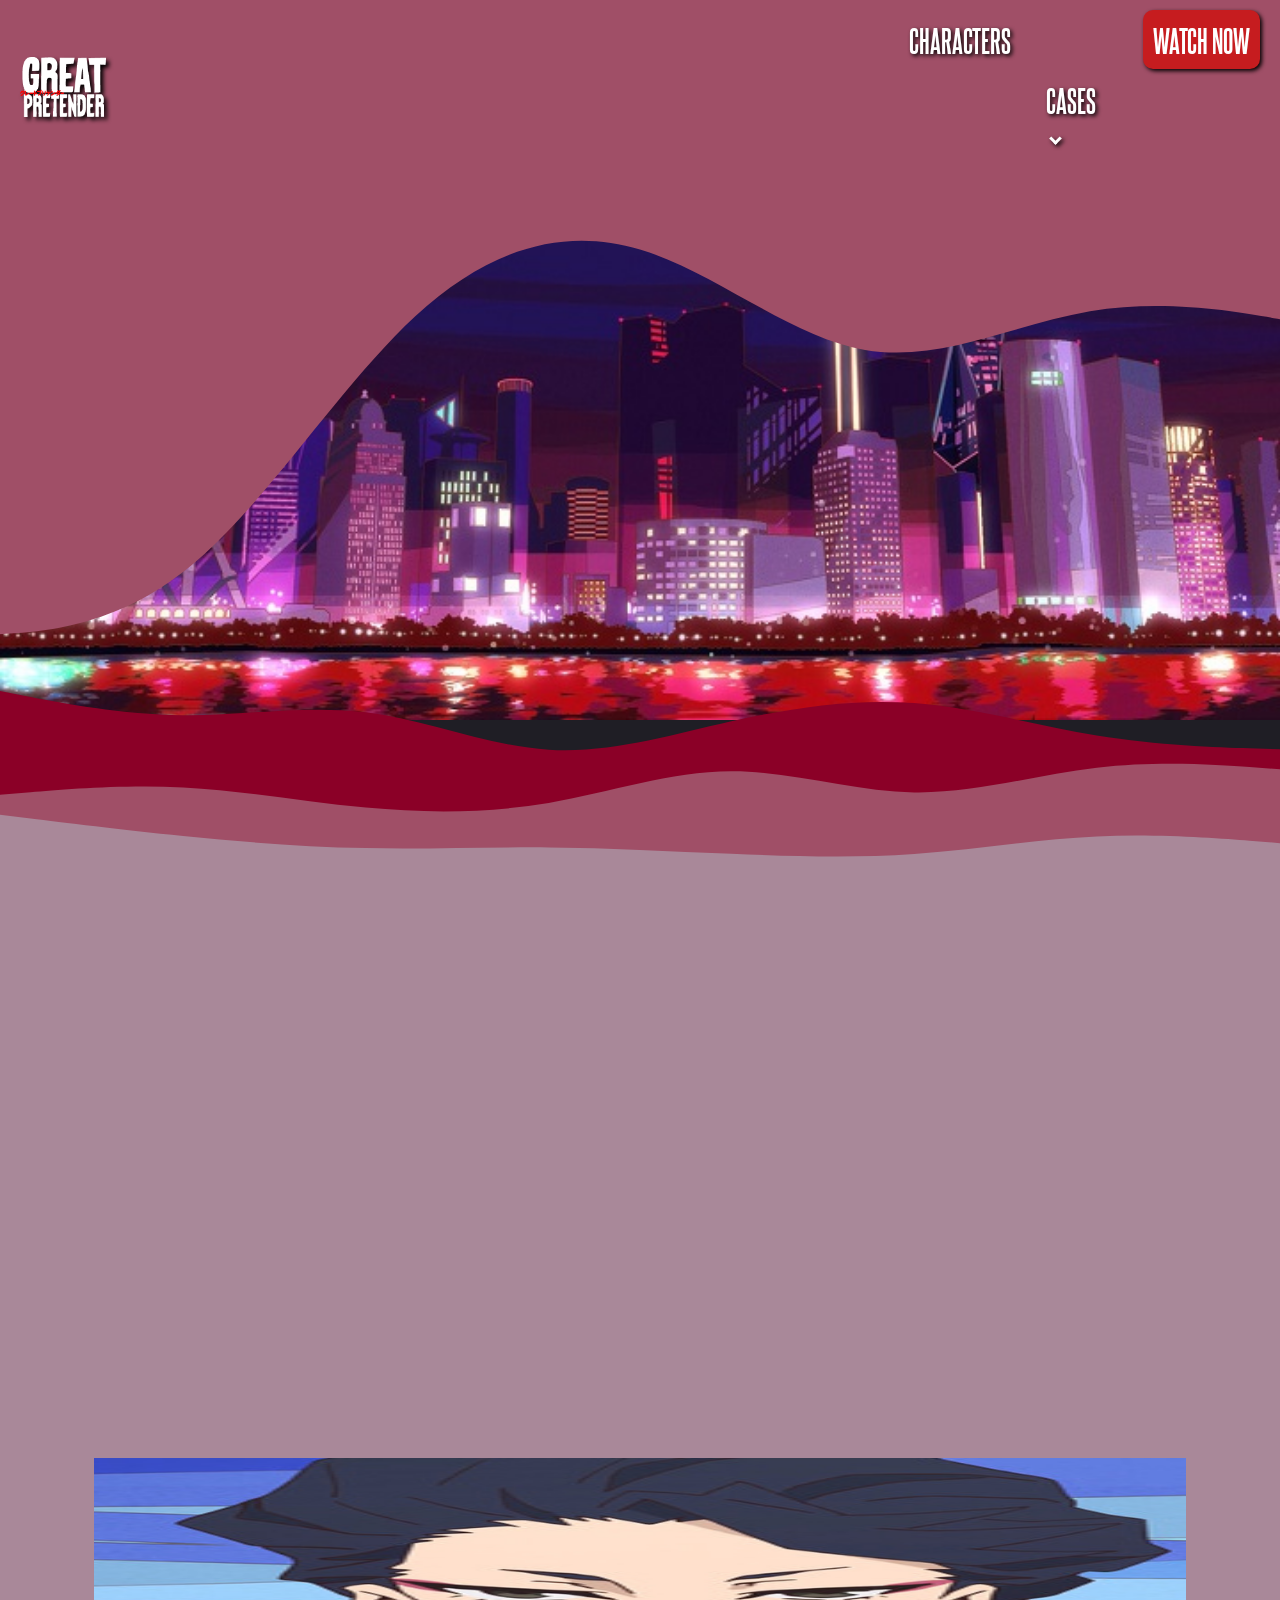
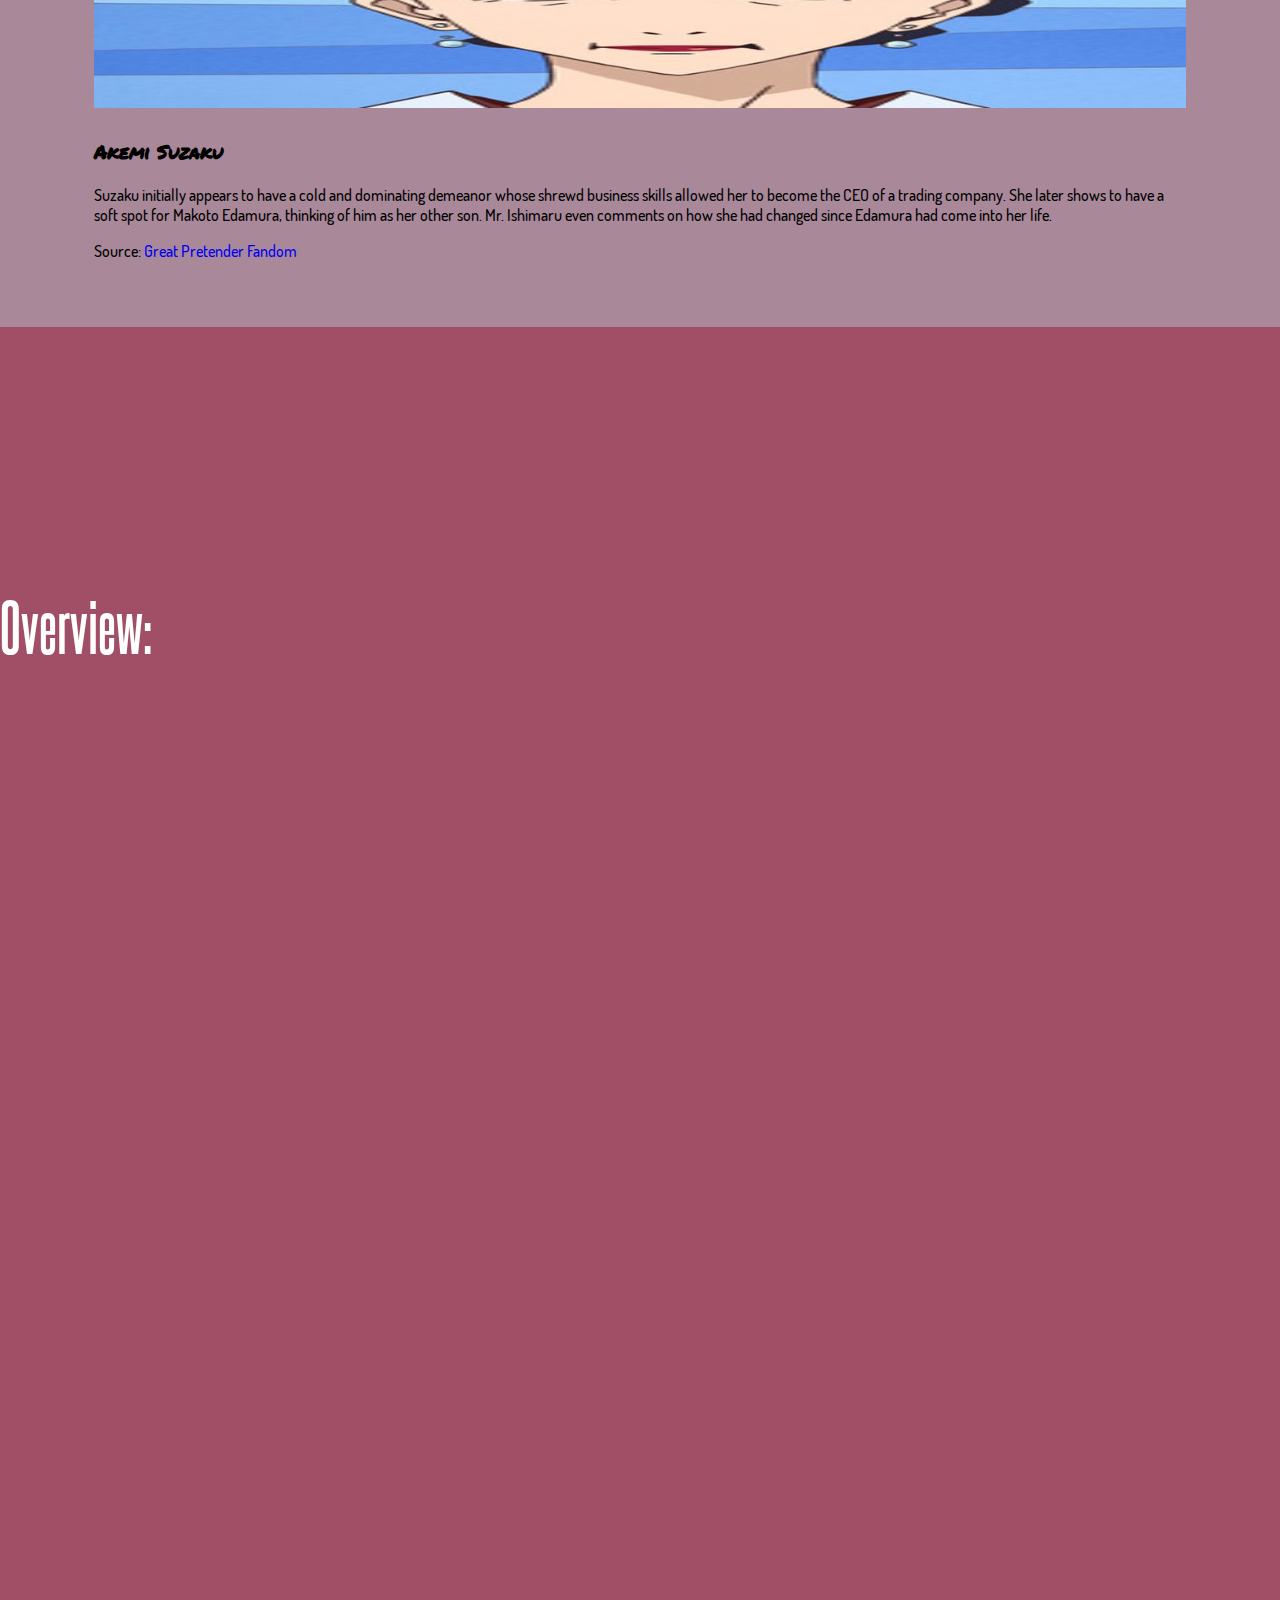
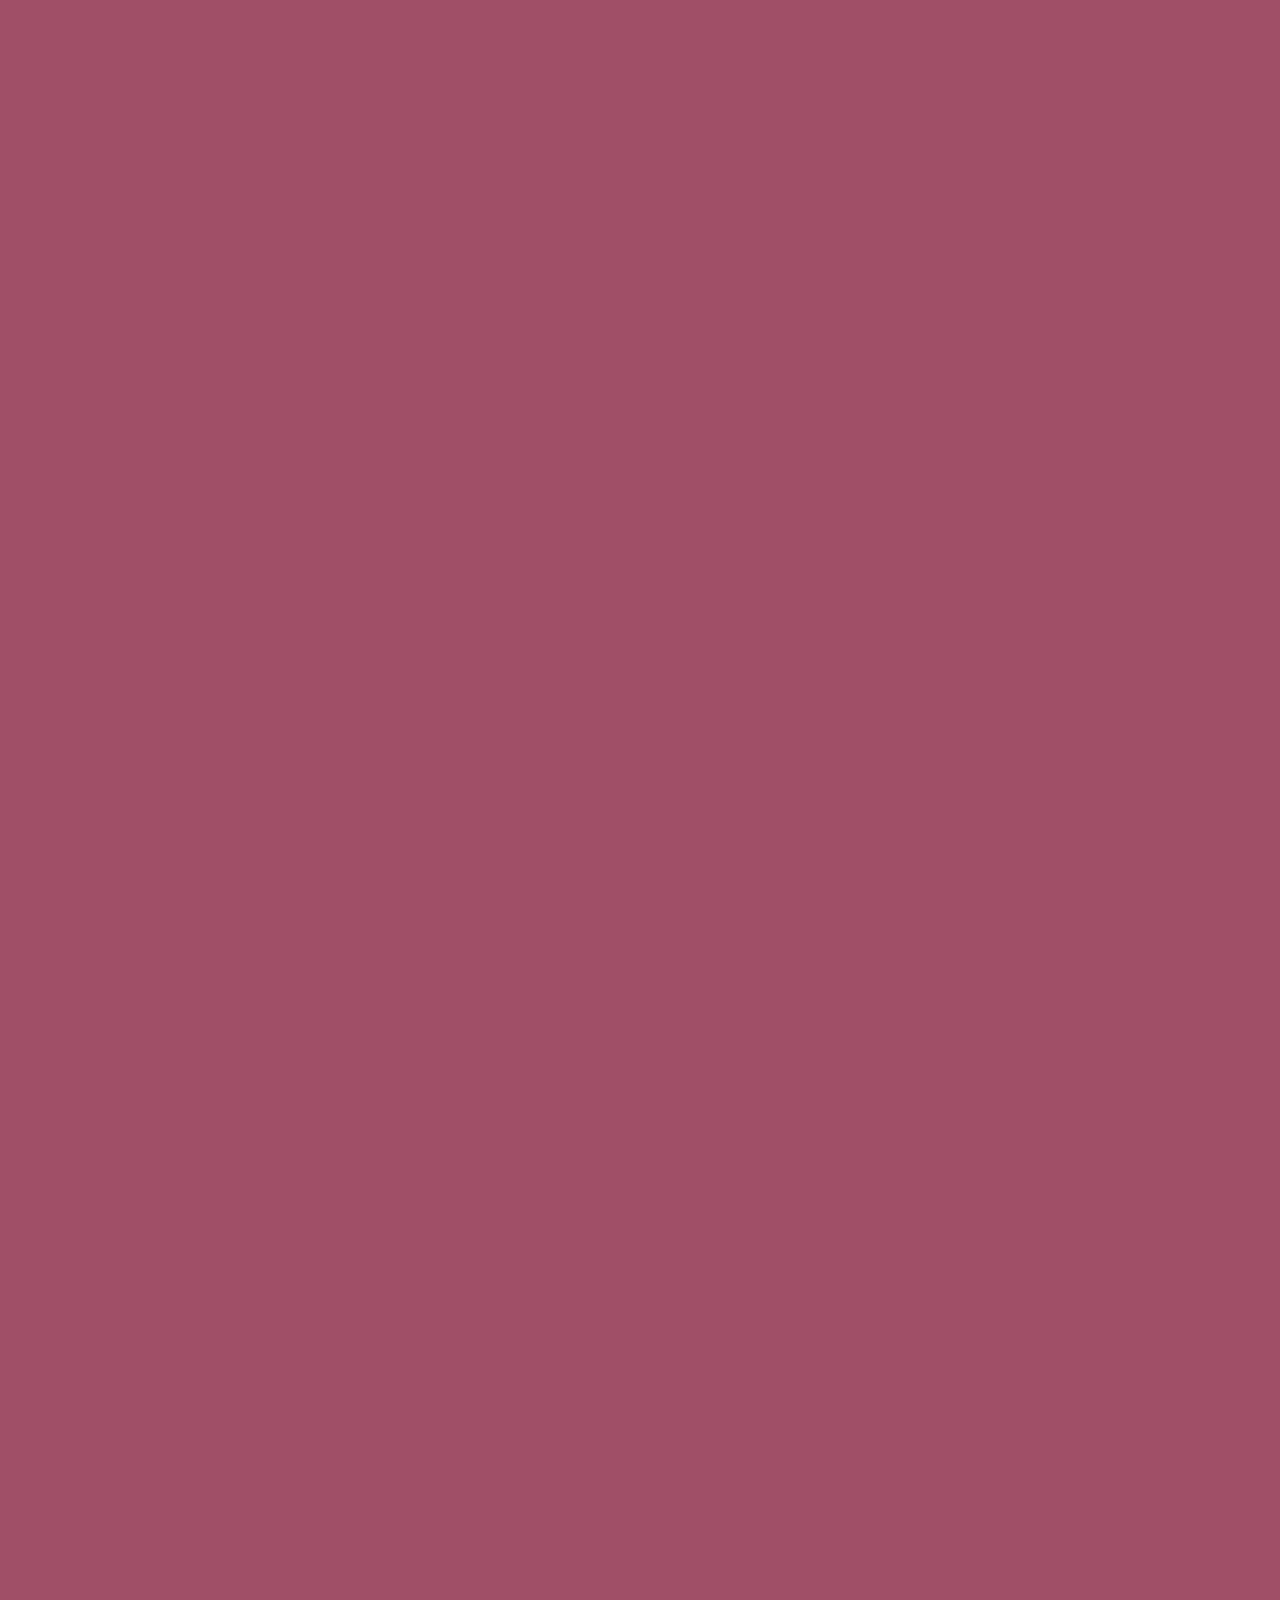
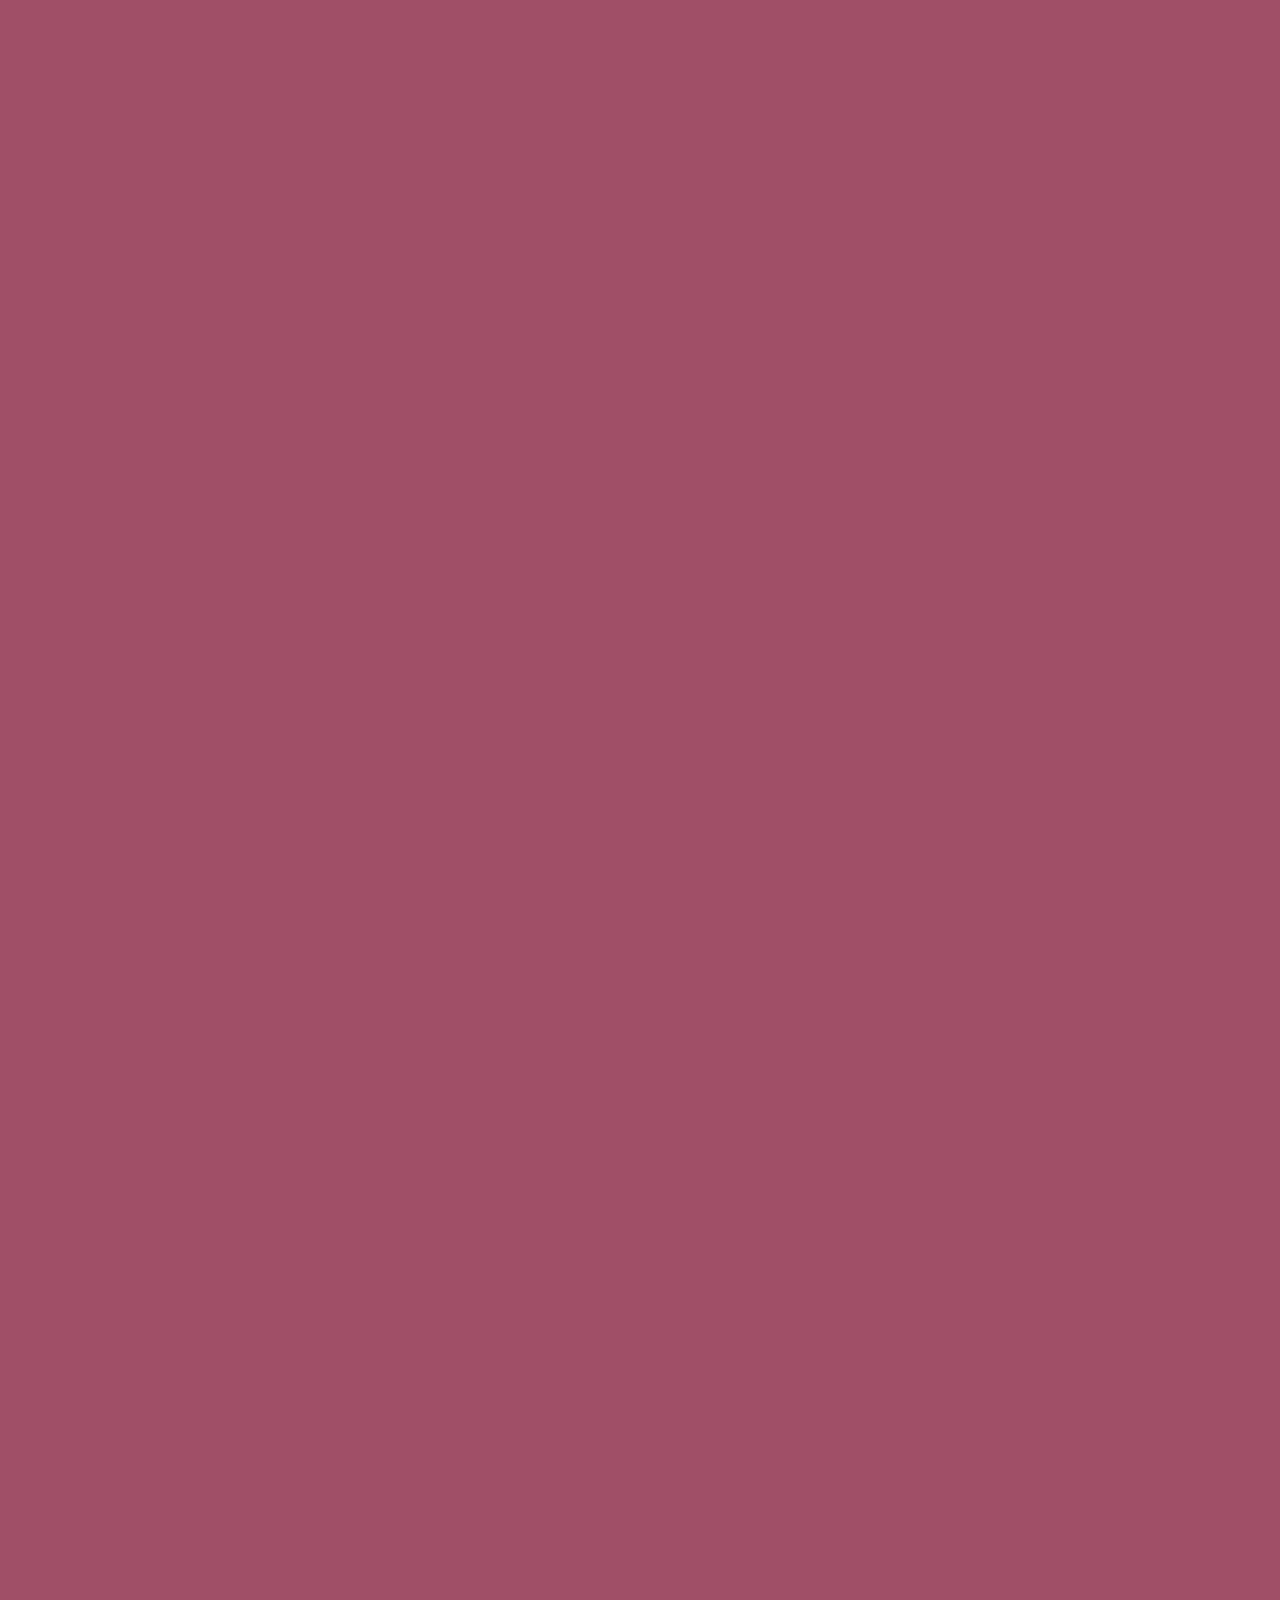
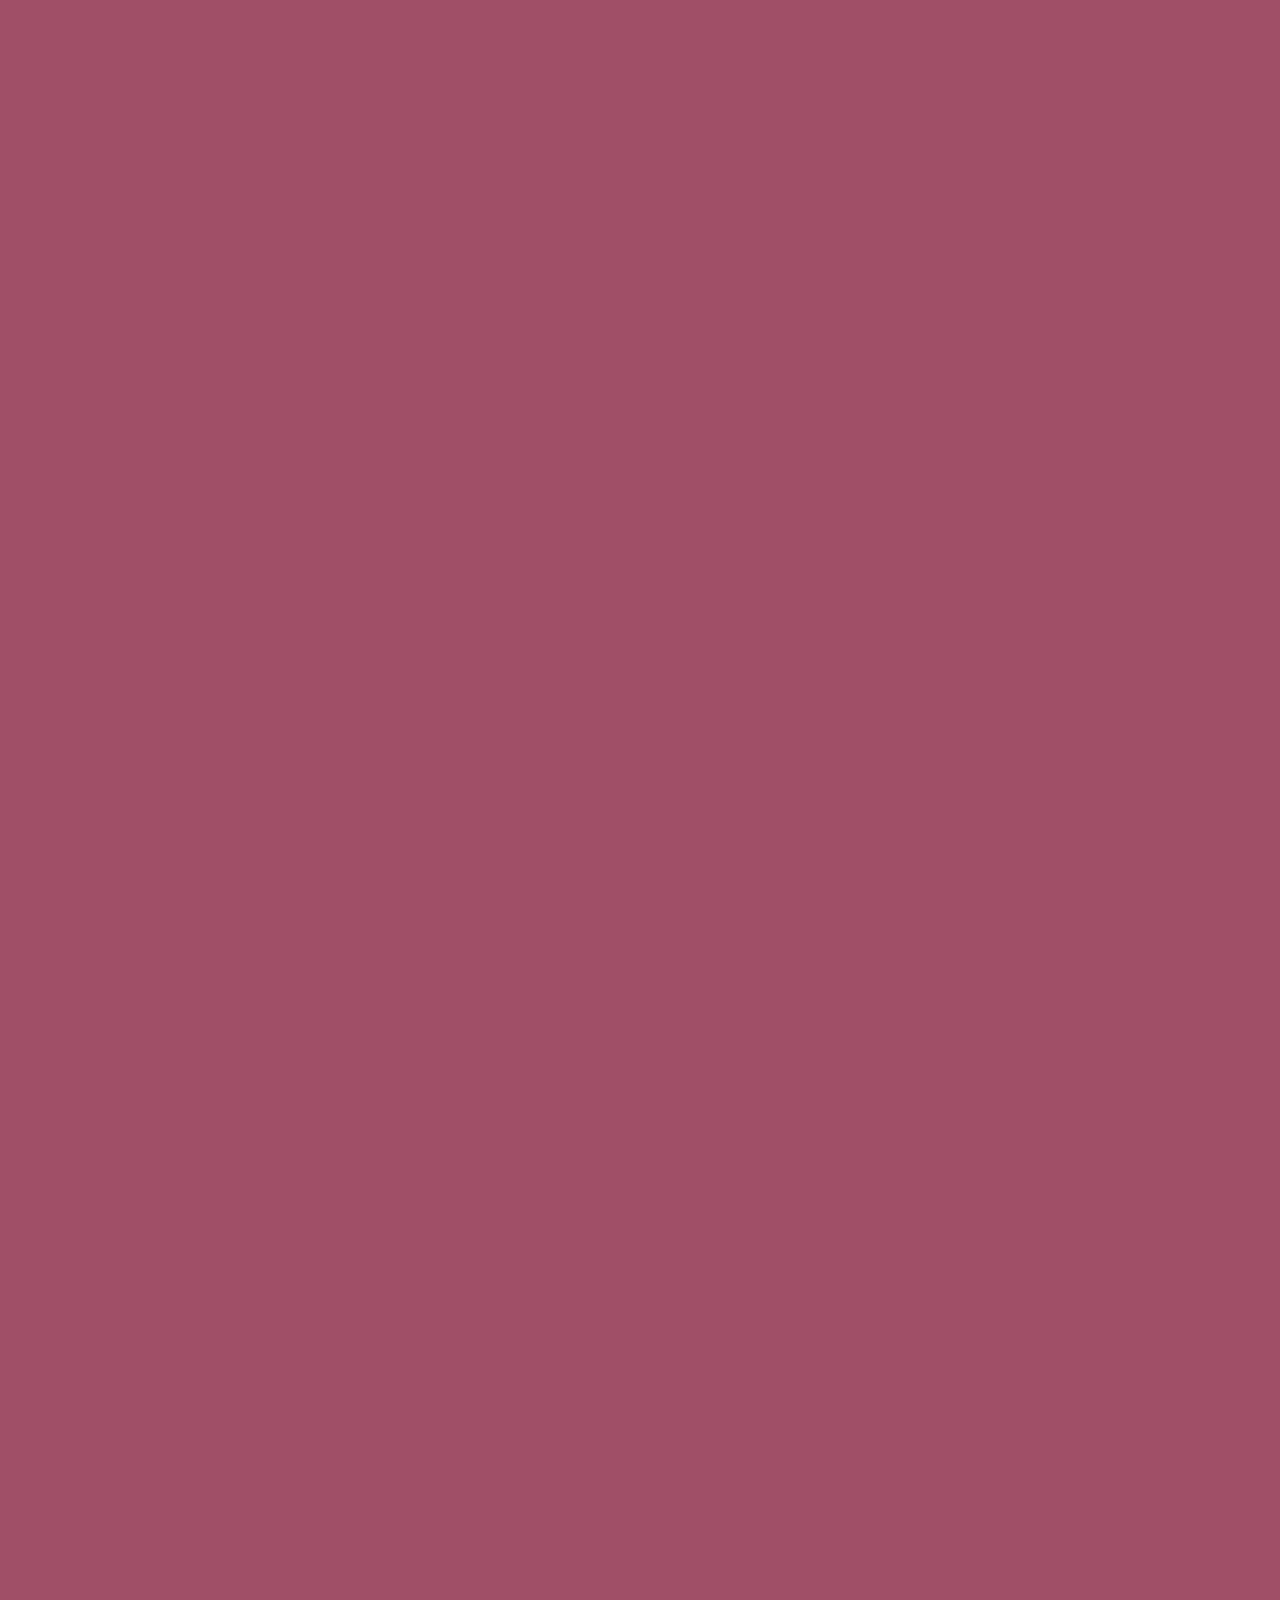
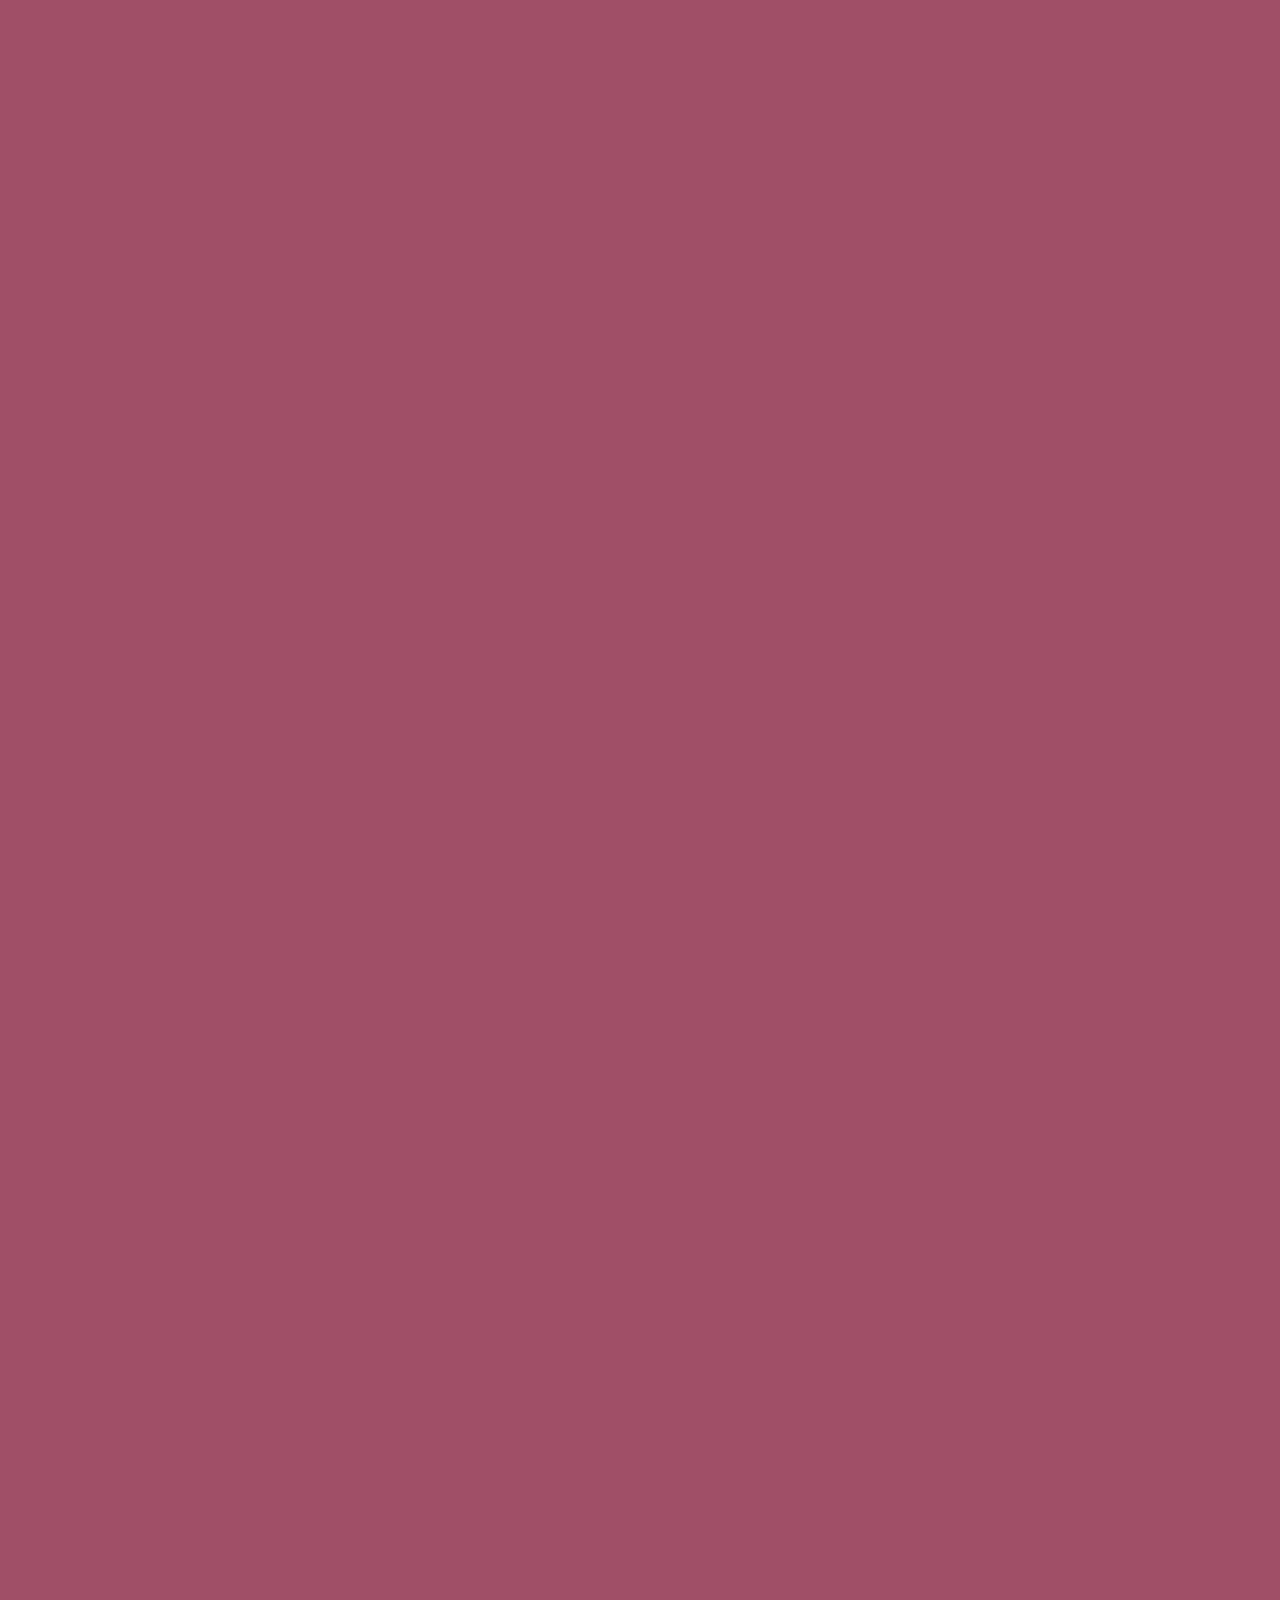
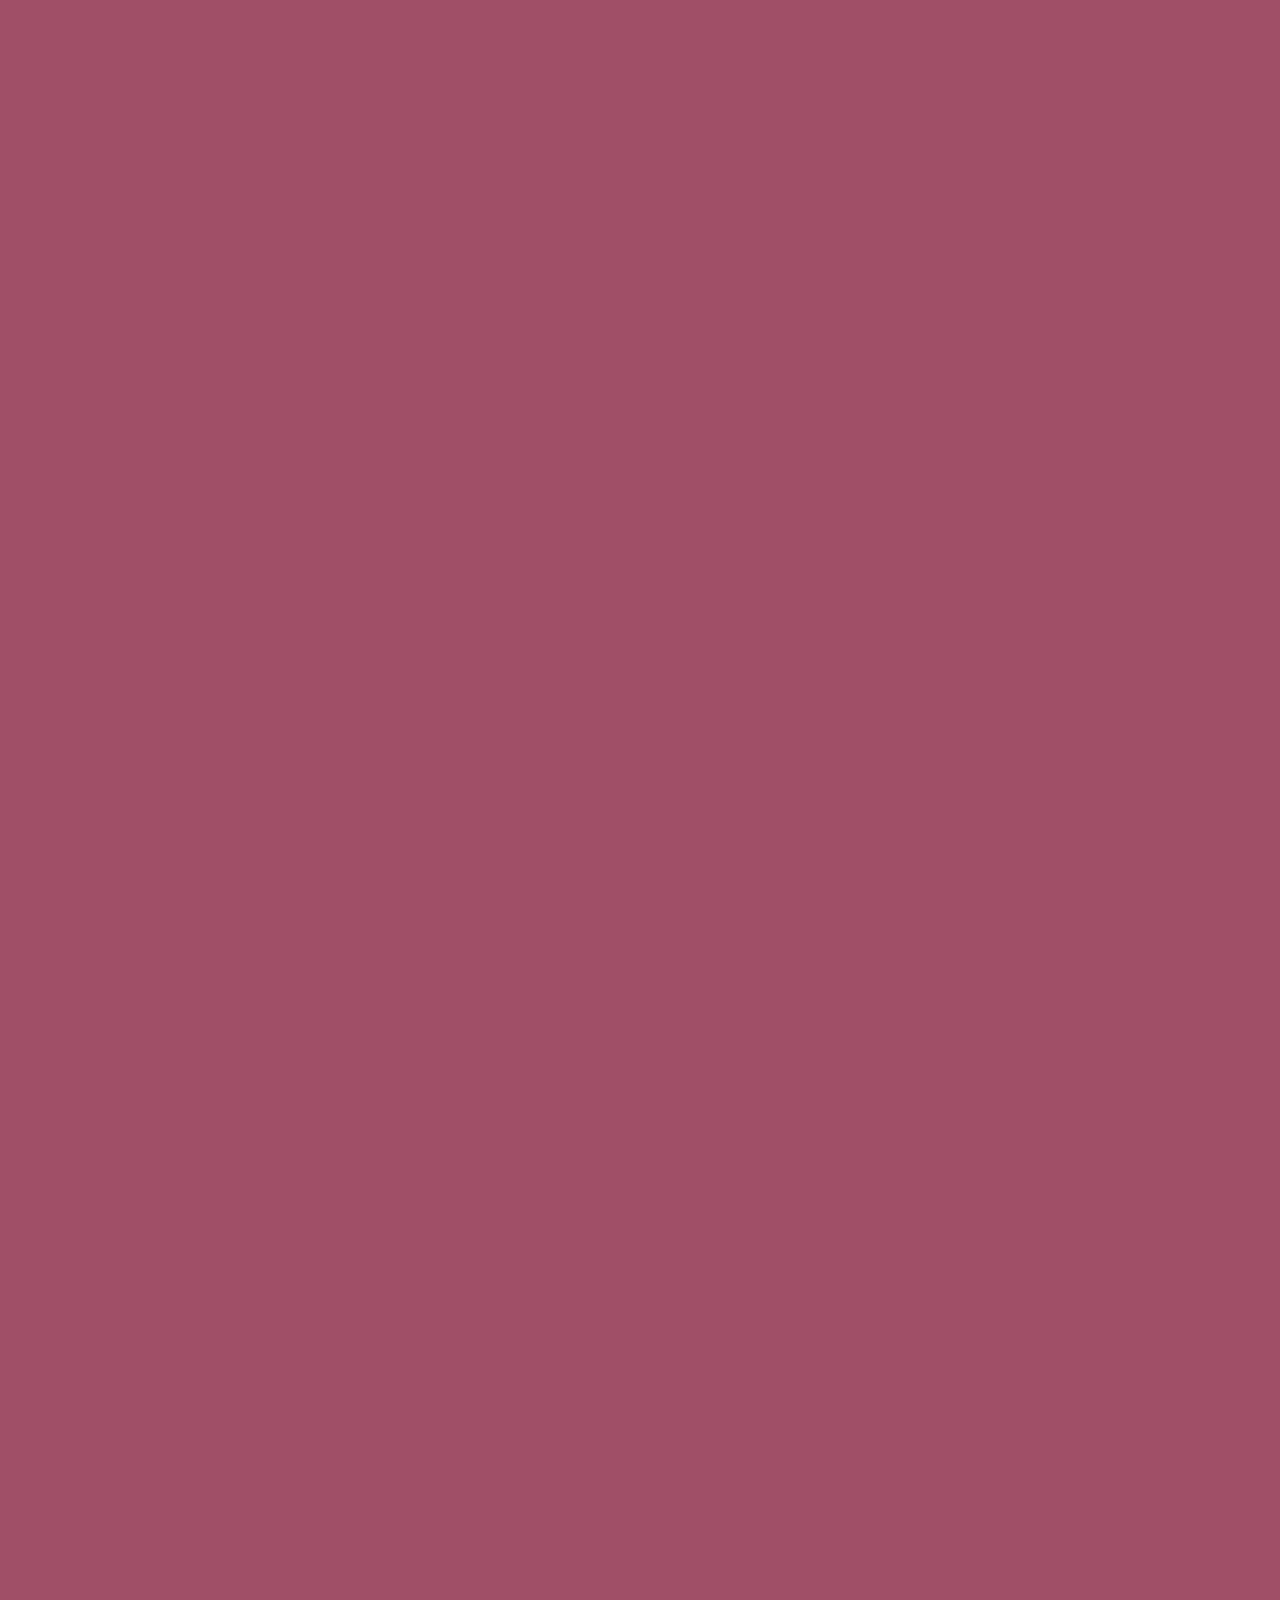
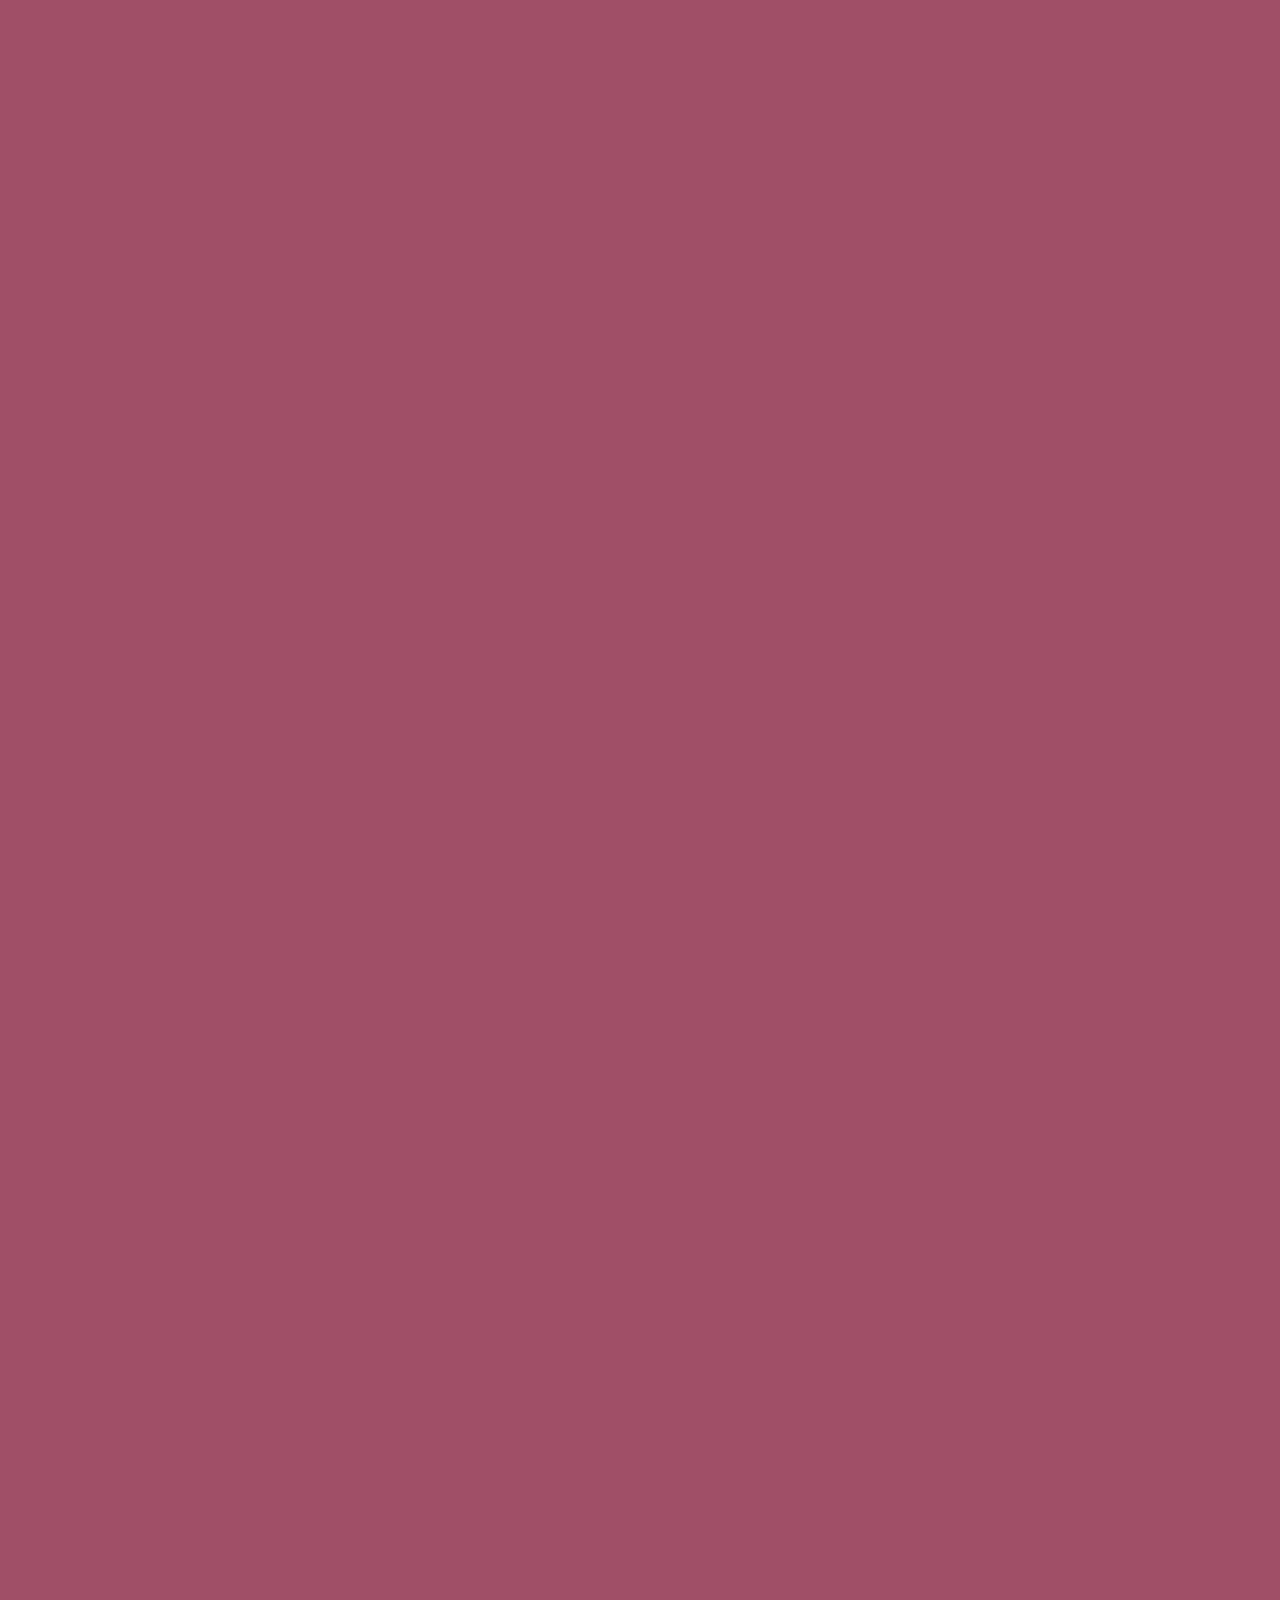
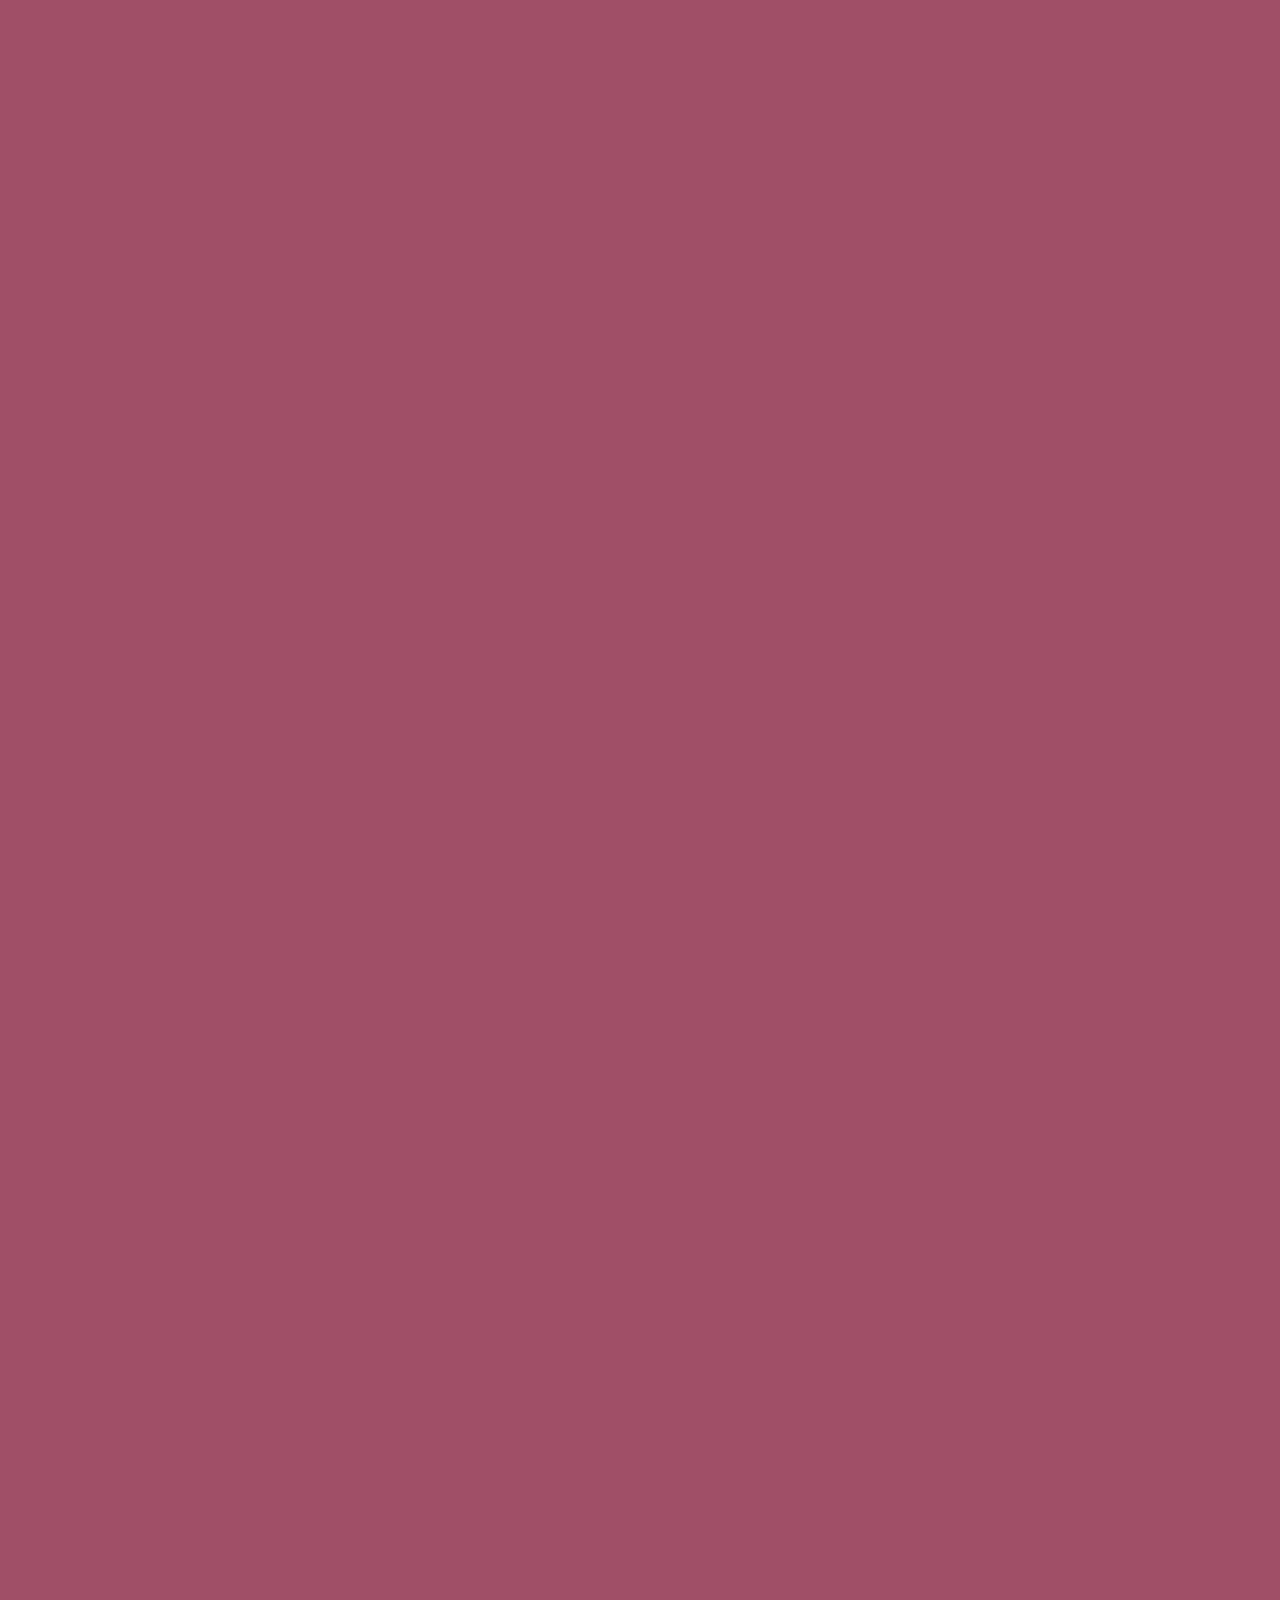
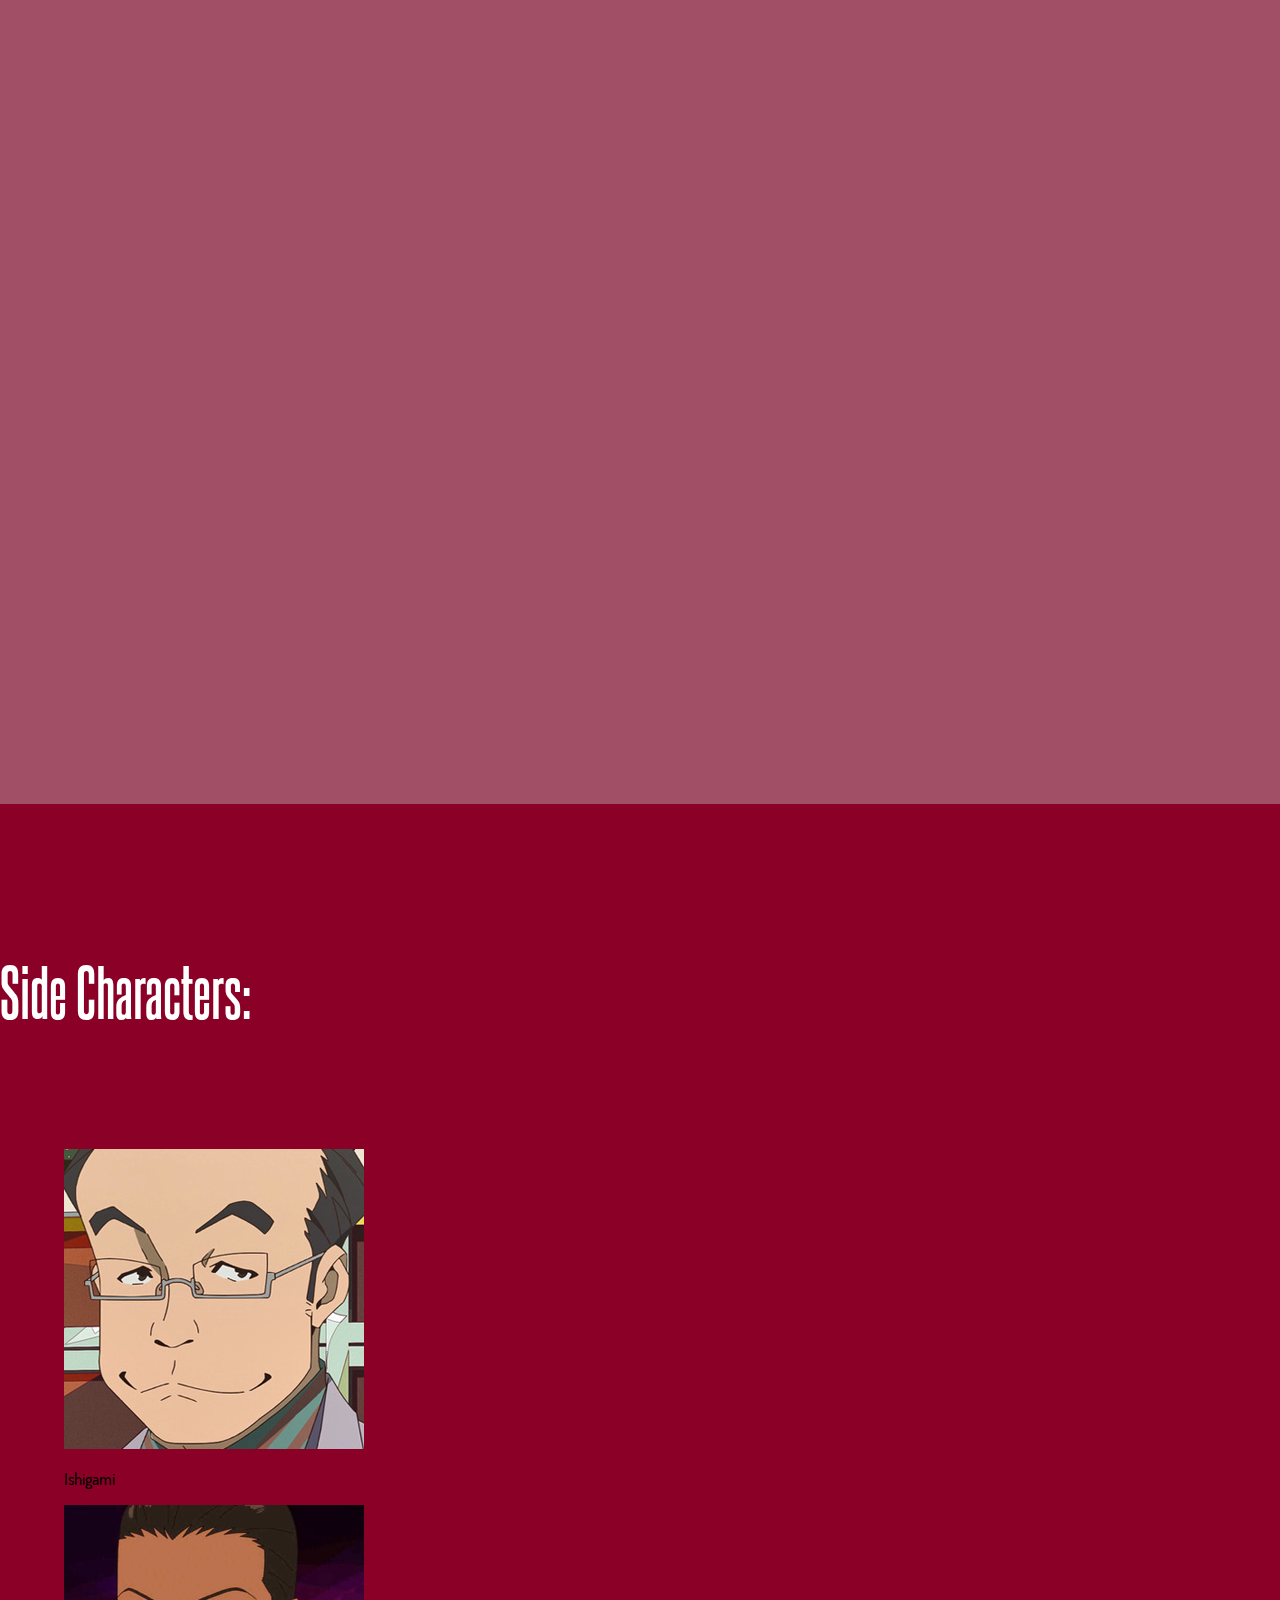
<file: Root/case4.html>
<!DOCTYPE html>
<html lang="en">

<head>
    <meta charset="UTF-8">
    <meta http-equiv="X-UA-Compatible" content="IE=edge">
    <meta name="viewport" content="width=device-width, initial-scale=1.0">
    <link rel="icon" href="./img/Great_Pretender_Logo_White.png">
    <link rel="stylesheet" href="./css/main.css">
    <link rel="stylesheet" href="./css/cases.css">
    <link rel="stylesheet" href="./css/case-sections.css">
    <title>Great Pretender - Wizard of Far East</title>
</head>

<body>
    <div class="flex-container">
        <header>
            <nav>
                <div class="nav-content">
                    <div class="nav-home">
                        <a href="./index.html" id="home">
                            <img src="./img/Great_Pretender_Logo_White.png" alt="Great Pretender Logo" class="logo" />
                        </a>
                    </div>
                    <ul class="nav-list">
                        <li><a href="./characters.html">CHARACTERS</a></li>
                        <li>
                            <div class="cases">
                                <a id="cases-link">CASES <i class="dropdown-arrow"></i></a>
                                <div class="cases-dropdown">
                                    <a href="./case1.html" class="dropdown-link">Case 1</a>
                                    <a href="./case2.html" class="dropdown-link">Case 2</a>
                                    <a href="./case3.html" class="dropdown-link">Case 3</a>
                                    <a href="./case4.html" class="dropdown-link">Case 4</a>
                                    <a href="./cases.html" class="dropdown-link">All</a>
                                </div>
                            </div>
                        </li>
                        <li><a class="nav-watch" href="https://www.netflix.com">WATCH NOW</a></li>
                    </ul>
                    <div class="nav-menu-btn">
                        <div class="burger burger-squeeze">
                            <div class="burger-lines"></div>
                        </div>
                    </div>
                    <div class="nav-menu" id="mobileNav">
                        <div class="nav-menu-links">
                            <a href="./index.html" class="nav-menu-link">HOME</a>
                            <a href="./characters.html" class="nav-menu-link">CHARACTERS</a>
                            <div class="nav-menu-link">
                                <div class="cases-mobile">
                                    <a id="cases">CASES</a>
                                    <div class="cases-mobile-dropdown">
                                        <a href="./case1.html" class="mobile-dropdown-link">Case 1</a>
                                        <a href="./case2.html" class="mobile-dropdown-link">Case 2</a>
                                        <a href="./case3.html" class="mobile-dropdown-link">Case 3</a>
                                        <a href="./case4.html" class="mobile-dropdown-link">Case 4</a>
                                        <a href="./cases.html" class="mobile-dropdown-link">All</a>
                                    </div>
                                </div>
                            </div>
                            <a href="#" class="nav-menu-link" style="color: rgb(218, 218, 218);">WATCH NOW</a>
                        </div>
                    </div>
                    <div class="overlay" id="overlay"></div>
                </div>
            </nav>
        </header>
        <img src="./img/shanghai.jpg" alt="Singapore" lazy="loading" class="banner" />
        <div class="case4-spacer1 bot-spacer"></div>
    </div>

    <section class="case4-section-1">
        <div class="case-content-box">
            <div class="case-content">
                <div class="case-summary-text fade-in" style="color: black;">
                    <h2>CASE 4: Wizard of Far East</h2>

                    <h3>Location: Shanghai & Tokyo</h3>
                    <h3>Synopsis:</h3>
                    <p>Lorem, ipsum dolor sit amet consectetur adipisicing elit. Modi repellendus ab excepturi nulla
                        beatae error distinctio ea sit necessitatibus nam? Quidem dolore illum facere suscipit
                        perspiciatis ipsa aut possimus maiores!</p>

                    <p>Lorem ipsum dolor sit amet, consectetur adipisicing elit. Quisquam libero nesciunt tenetur
                        consequuntur officia, voluptatibus autem adipisci perferendis laboriosam quia facere ducimus
                        nobis mollitia, voluptates explicabo dolor repellat! Inventore, ullam.</p>

                    <p>Lorem ipsum dolor sit amet consectetur adipisicing elit. Quaerat, minima? Non, modi debitis!
                        Natus odit minima doloremque eos, assumenda sunt? Quidem nostrum architecto maxime dolorum totam
                        non ea deserunt! Odio. Lorem ipsum dolor sit amet, consectetur adipisicing elit. Quidem
                        explicabo rerum eaque soluta, dolorum aliquam minima sed. Quo delectus tenetur ex vitae animi,
                        hic possimus tempora, minus totam quisquam consequatur?</p>
                    <p>Source: <a href="https://greatpretender.fandom.com/wiki/Singapore_Sky">I Made It The Fuck Up</a>
                    </p>
                </div>
                <div class="case-card-lg">
                    <div class="case-top-pin">
                        <div class="pin-base">
                            <div class="pin-top"></div>
                        </div>
                    </div>
                    <div class="case-top">
                        <img src="./img/character_icons/akemi_suzaku.jpg" alt="Akemi Suzaku" lazy="loading" />
                    </div>
                    <div class="case-bottom">
                        <h3 style="font-family: marker;">Akemi Suzaku</h3>
                        <p>Suzaku initially appears to have a cold and dominating demeanor whose shrewd business skills
                            allowed her to become the CEO of a trading company. She later shows to have a soft spot for
                            Makoto Edamura, thinking of him as her other son. Mr. Ishimaru even comments on how she had
                            changed since Edamura had come into her life.</p>
                        <p>Source: <a href="https://greatpretender.fandom.com/wiki/Akemi_Suzaku">Great Pretender
                                Fandom</a></p>
                    </div>
                </div>
            </div>
        </div>
    </section>

    <section class="case4-section-2">
        <div class="case4-spacer2 top-spacer"></div>
        <div class="case-content-box" style="padding-top: 0;">
            <h2 style="color: white;">Overview:</h2>
            <div class="case-content" style="padding-top: 50px;">
                <div class="overview-content fade-in">
                    <img src="./img/cards/auction2.jpg" alt="Slave Auction" lazy="loading" />
                    <div class="overview-content-text">
                        <p>Makoto turns himself in and was sentenced for 2 years in jail. During his sentence, he would
                            be fortunate enough to have the opportunity to learn skills in order to reintegrate into
                            society and earn an honest job.</p>
                        <p>Makoto decided that he wanted to become a mechanic and worked hard during his sentence and
                            became an apprentice, working in Nakanoshima Heavy Industries. This workshop was owned by
                            Shougo Nakanoshima, a mechanic that has a passion for airplanes.</p>
                        <p>Nakanoshima recommended Edamura get a job as mechanic for the up and coming 'Pathfinder Air
                            Race' held in Singapore. It would turn out that the team he's working with is the crew of
                            con-artist, who will be joining the tournament under the name 'Team Confidence'.</p>
                        <p></p>
                    </div>
                </div>
                <div class="overview-content fade-in">
                    <img src="./img/cards/edamura_father.jpg" alt="Edamura's Father" lazy="loading" />
                    <div class="overview-content-text">
                        <p>Sam Ibrahim was willing to sabotage the other racer's plane engine so his brother, Clark
                            Ibrahim will win. In a previous tournament, Sam Ibrahim went as far as to cripple the former
                            air racer, Lewis Mueller for defying his conditions.</p>
                        <p>Laurent was aware of the fact that Lewis had grown a strong hatred towards Sam Ibrahim
                            because of his disgusting actions, so he decided to include him on the scheme to take down
                            Sam. Lewis' wife mentioned how despite him getting crippled because of air racing, he still
                            dreams of racing.</p>
                        <p>The crew plans on rigging the tournament by sabotaging plane engines just like Sam Ibrahim,
                            to ensure that Abigail would make it to the finals to allow Lewis to get his rematch against
                            Clark.</p>
                    </div>
                </div>
                <div class="overview-content fade-in">
                    <img src="./img/cards/laurent_becomes_conman.jpg" alt="Laurent Meets Con Artists" lazy="loading" />
                    <div class="overview-content-text">
                        <p>Abigial starts the tournament off well, but as time went on she begins experiencing traumatic
                            stress. She relives her past trauma as she is flying in the race.</p>
                        <p>We learn that her hometown in Baghdad, Iraq was bombed by a fighter jet, who was piloted by
                            non-other than Lewis Mueller. After that point in her life, she was enlisted in a militant
                            group as a child soldier.</p>
                        <p>Abbie's trauma, began transforming into something a lot more violent and made an attempt to
                            exact vengeance on Lewis, before being stopped by Edamura.</p>
                    </div>
                </div>
                <div class="overview-content fade-in">
                    <img src="./img/cards/laurent_and_dorothy.jpg" alt="Laurent and Dorothy see the Northen Lights" lazy="loading" />
                    <div class="overview-content-text">
                        <p>After Clark and Sam overhears a conversation between Makoto and Cynthia, they were baited
                            into believing that Makoto was a top-notch mechanic who worked for Lewis when he was still
                            racing which intrigued them.</p>
                        <p>They were willing to see just how good of a mechanic Makoto was by assessing his work and
                            seeing the difference it would have on Clark's performance. After they tested the plane,
                            Shi-won Kim a con-artist apart of the scheme informs Sam of an underground casino where they
                            bet on the air races.</p>
                        <p>Sam knowing full well that he rigs his races, he ceases this opportunity to gain more cash,
                            but this whole underground casino was just a ploy operated by the crew to manipulate Sam.
                        </p>
                    </div>
                </div>
            </div>
            <div class="case-content">
                <div class="overview-content fade-in">
                    <img src="./img/cards/dorothy_at_gunpoint.jpg" alt="Dorothy At Gunpoint" lazy="loading" />
                    <div class="overview-content-text">
                        <p>After Abigail makes it to the finals, she lets Lewis take part in the final race against
                            Clark. Albeit, hesitantly as she has to entrust the person who killed her parents in this
                            operation. Before the race started, Lewis suddenly apologized to Abigail.</p>
                        <p>During the race, Clark eventually realises that the person he's up against is not Abbie, but
                            Lewis. This fires him up as this was the rematch he was longing for and the intensity of the
                            race elevates to another level. The two of them duke it out, performing wild maneuvers in
                            the air and have an extremely close race.</p>
                        <p>Abigail watches as she clenches onto her old and damaged medal she won from a ballet
                            tournament back in her youth. In this moment, Abbie thinks back to Lewis' apology and
                            forgives Lewis for his actions. The race was extremely close, but Clark came out victorious.
                        </p>

                    </div>
                </div>
                <div class="overview-content fade-in">
                    <img src="./img/cards/exchange.jpg" alt="The Shanghai Trading Company" lazy="loading" />
                    <div class="overview-content-text">
                        <p>Sam Ibrahim was willing to sabotage the other racer's plane engine so his brother, Clark
                            Ibrahim will win. In a previous tournament, Sam Ibrahim went as far as to cripple the former
                            air racer, Lewis Mueller for defying his conditions.</p>
                        <p>Laurent was aware of the fact that Lewis had grown a strong hatred towards Sam Ibrahim
                            because of his disgusting actions, so he decided to include him on the scheme to take down
                            Sam. Lewis' wife mentioned how despite him getting crippled because of air racing, he still
                            dreams of racing.</p>
                        <p>The crew plans on rigging the tournament by sabotaging plane engines just like Sam Ibrahim,
                            to ensure that Abigail would make it to the finals to allow Lewis to get his rematch against
                            Clark.</p>
                    </div>
                </div>

                <div class="overview-content fade-in">
                    <img src="./img/cards/intervention.jpg" alt="Police Intervenes The Exchange" lazy="loading" />
                    <div class="overview-content-text">
                        <p>Sam Ibrahim was willing to sabotage the other racer's plane engine so his brother, Clark
                            Ibrahim will win. In a previous tournament, Sam Ibrahim went as far as to cripple the former
                            air racer, Lewis Mueller for defying his conditions.</p>
                        <p>Laurent was aware of the fact that Lewis had grown a strong hatred towards Sam Ibrahim
                            because of his disgusting actions, so he decided to include him on the scheme to take down
                            Sam. Lewis' wife mentioned how despite him getting crippled because of air racing, he still
                            dreams of racing.</p>
                        <p>The crew plans on rigging the tournament by sabotaging plane engines just like Sam Ibrahim,
                            to ensure that Abigail would make it to the finals to allow Lewis to get his rematch against
                            Clark.</p>
                    </div>
                </div>

                <div class="overview-content fade-in">
                    <img src="./img/cards/faked_death.jpg" alt="Edamura's Faked Death" lazy="loading" />
                    <div class="overview-content-text">
                        <p>Sam Ibrahim was willing to sabotage the other racer's plane engine so his brother, Clark
                            Ibrahim will win. In a previous tournament, Sam Ibrahim went as far as to cripple the former
                            air racer, Lewis Mueller for defying his conditions.</p>
                        <p>Laurent was aware of the fact that Lewis had grown a strong hatred towards Sam Ibrahim
                            because of his disgusting actions, so he decided to include him on the scheme to take down
                            Sam. Lewis' wife mentioned how despite him getting crippled because of air racing, he still
                            dreams of racing.</p>
                        <p>The crew plans on rigging the tournament by sabotaging plane engines just like Sam Ibrahim,
                            to ensure that Abigail would make it to the finals to allow Lewis to get his rematch against
                            Clark.</p>
                    </div>
                </div>
            </div>

            <div class="case-content">
                <div class="overview-content fade-in">
                    <img src="./img/cards/panicked.jpg" alt="Trading " lazy="loading" />
                    <div class="overview-content-text">
                        <p>After Abigail makes it to the finals, she lets Lewis take part in the final race against
                            Clark. Albeit, hesitantly as she has to entrust the person who killed her parents in this
                            operation. Before the race started, Lewis suddenly apologized to Abigail.</p>
                        <p>During the race, Clark eventually realises that the person he's up against is not Abbie, but
                            Lewis. This fires him up as this was the rematch he was longing for and the intensity of the
                            race elevates to another level. The two of them duke it out, performing wild maneuvers in
                            the air and have an extremely close race.</p>
                        <p>Abigail watches as she clenches onto her old and damaged medal she won from a ballet
                            tournament back in her youth. In this moment, Abbie thinks back to Lewis' apology and
                            forgives Lewis for his actions. The race was extremely close, but Clark came out victorious.
                        </p>

                    </div>
                </div>
                <div class="overview-content fade-in">
                    <img src="./img/cards/duped.jpg" alt="The Two Groups Have Been Duped" lazy="loading" />
                    <div class="overview-content-text">
                        <p>Sam Ibrahim was willing to sabotage the other racer's plane engine so his brother, Clark
                            Ibrahim will win. In a previous tournament, Sam Ibrahim went as far as to cripple the former
                            air racer, Lewis Mueller for defying his conditions.</p>
                        <p>Laurent was aware of the fact that Lewis had grown a strong hatred towards Sam Ibrahim
                            because of his disgusting actions, so he decided to include him on the scheme to take down
                            Sam. Lewis' wife mentioned how despite him getting crippled because of air racing, he still
                            dreams of racing.</p>
                        <p>The crew plans on rigging the tournament by sabotaging plane engines just like Sam Ibrahim,
                            to ensure that Abigail would make it to the finals to allow Lewis to get his rematch against
                            Clark.</p>
                    </div>
                </div>
            </div>

        </div>  
    </section>

    <section class="case4-section-3">
        <div class="case4-spacer3 top-spacer"></div>
        <div class="case-content-box">
            <h2 style="color: white;">Side Characters:</h2>
            <div class="case-content">
                <div class="case-card-sm">
                    <div class="case-top-pin">
                        <div class="pin-base">
                            <div class="pin-top"></div>
                        </div>
                    </div>
                    <div class="case-top-sm">
                        <img src="./img/character_icons/ishigami.jpg" lazy="loading" alt="Ishigami" />
                    </div>
                    <div class="case-bottom-sm">
                        <p>Ishigami</p>
                    </div>
                </div>

                <div class="case-card-sm">
                    <div class="case-top-pin">
                        <div class="pin-base">
                            <div class="pin-top"></div>
                        </div>
                    </div>
                    <div class="case-top-sm">
                        <img src="./img/character_icons/liu_xiao.jpg" lazy="loading" alt="Liu Xiao" />
                    </div>
                    <div class="case-bottom-sm">
                        <p>Liu Xiao</p>
                    </div>
                </div>

                <div class="case-card-sm">
                    <div class="case-top-pin">
                        <div class="pin-base">
                            <div class="pin-top"></div>
                        </div>
                    </div>
                    <div class="case-top-sm">
                        <img src="./img/character_icons/chen_yao.jpg" lazy="loading" alt="Chen Yao" />
                    </div>
                    <div class="case-bottom-sm">
                        <p>Chen Yao</p>
                    </div>
                </div>

                <div class="case-card-sm">
                    <div class="case-top-pin">
                        <div class="pin-base">
                            <div class="pin-top"></div>
                        </div>
                    </div>
                    <div class="case-top-sm">
                        <img src="./img/character_icons/dorothy.jpg" lazy="loading" alt="Dorothy" />
                    </div>
                    <div class="case-bottom-sm">
                        <p>Dorothy</p>
                    </div>
                </div>
            </div>
            <div class="change-case-section">
                <a href="./case3.html"  class="prev-case">&larr; Previous</a>
            </div>
        </div>
    </section>

    <footer>
        <div class="footer-content-box">
            <div class="footer-text">
                <h3>Disclaimer:</h3>
                <p>This website was made just for fun. I do not own any of the images/videos used in this website. I
                    based the website on the TV Show, Great Pretender
                    simply because I enjoyed watching the show.
                </p>
            </div>

            <div class="footer-links">
                <a href="https://github.com/burgerax5" class="footer-link"><img
                        src="./img/links/GitHub-Mark-Light-32px.png" /></a>
                <a href="#" class="footer-link"><img src="./img/links/Discord-Logo-White.png" /></a>
            </div>
        </div>
    </footer>

    <script src="./js/main.js"></script>
    <script src="./js/navbar-intersection.js"></script>
    <script src="./js/fade-content.js"></script>
</body>

</html>
</file>
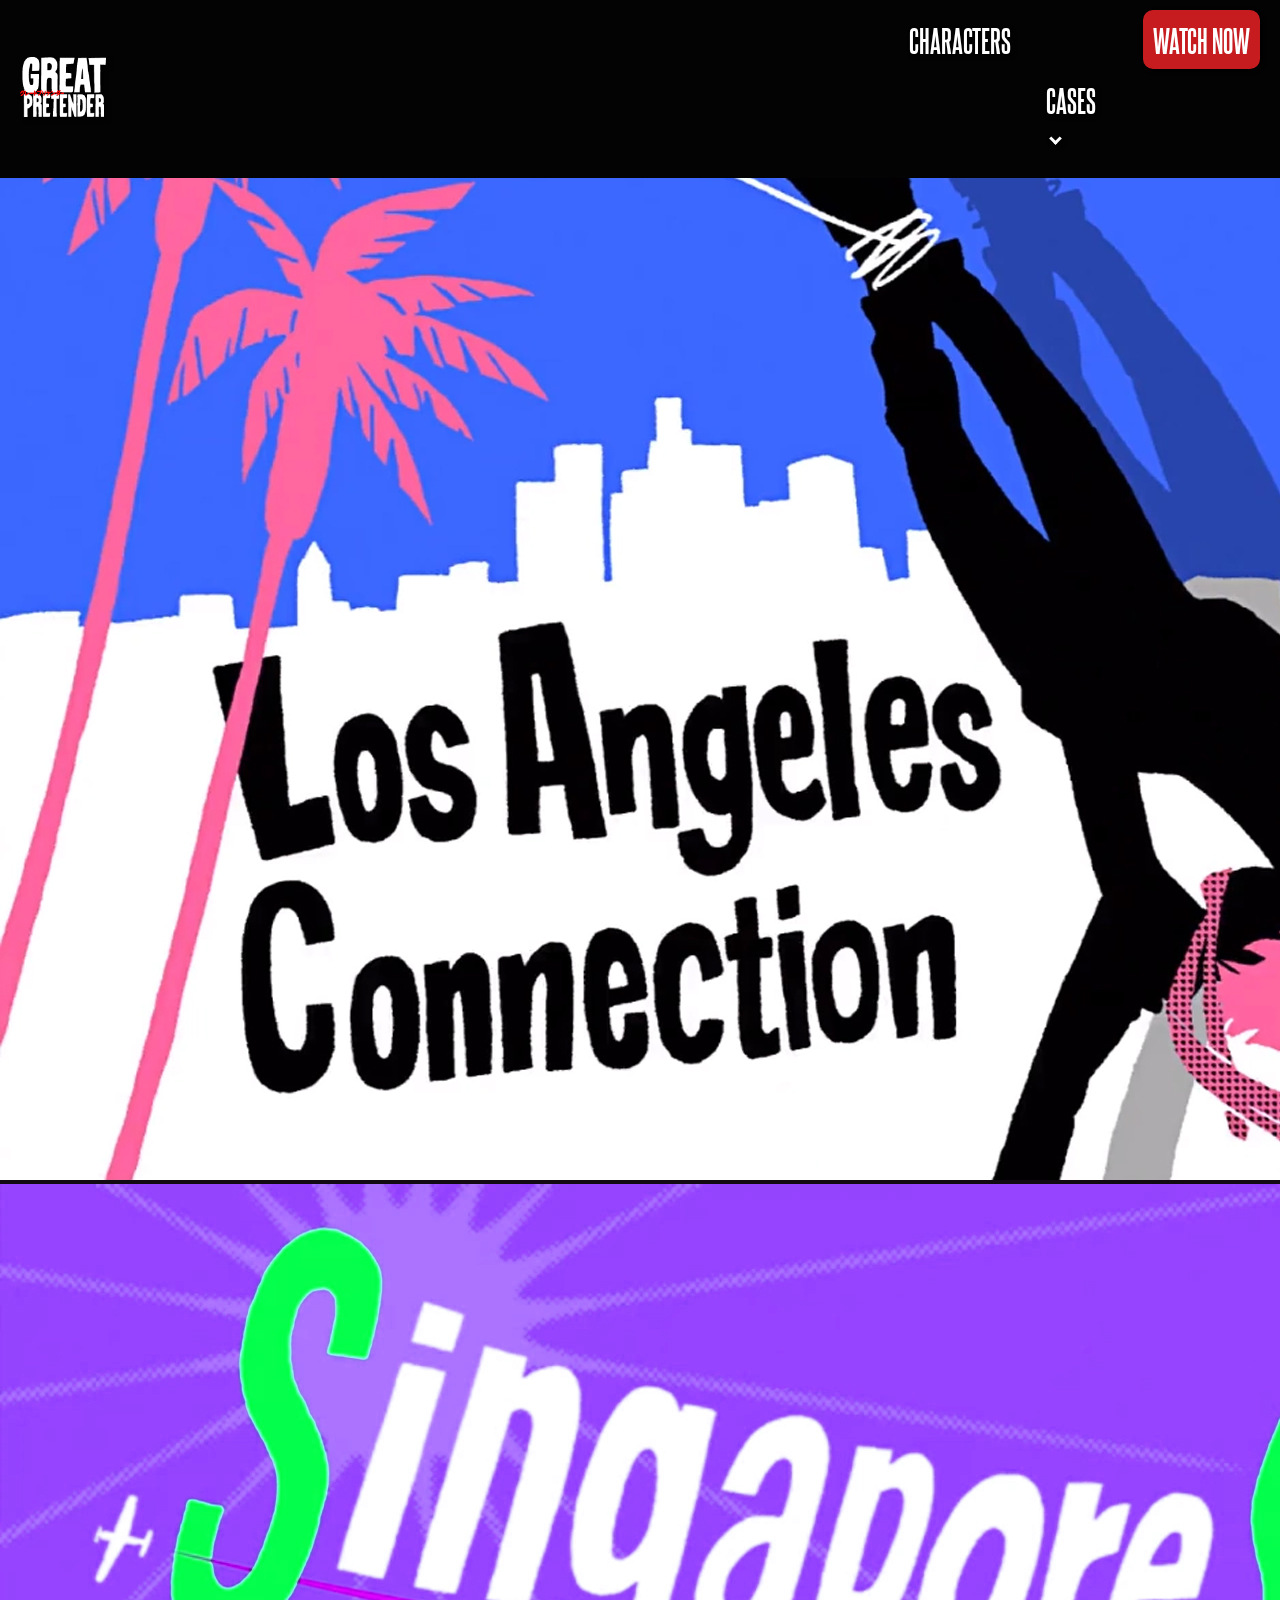
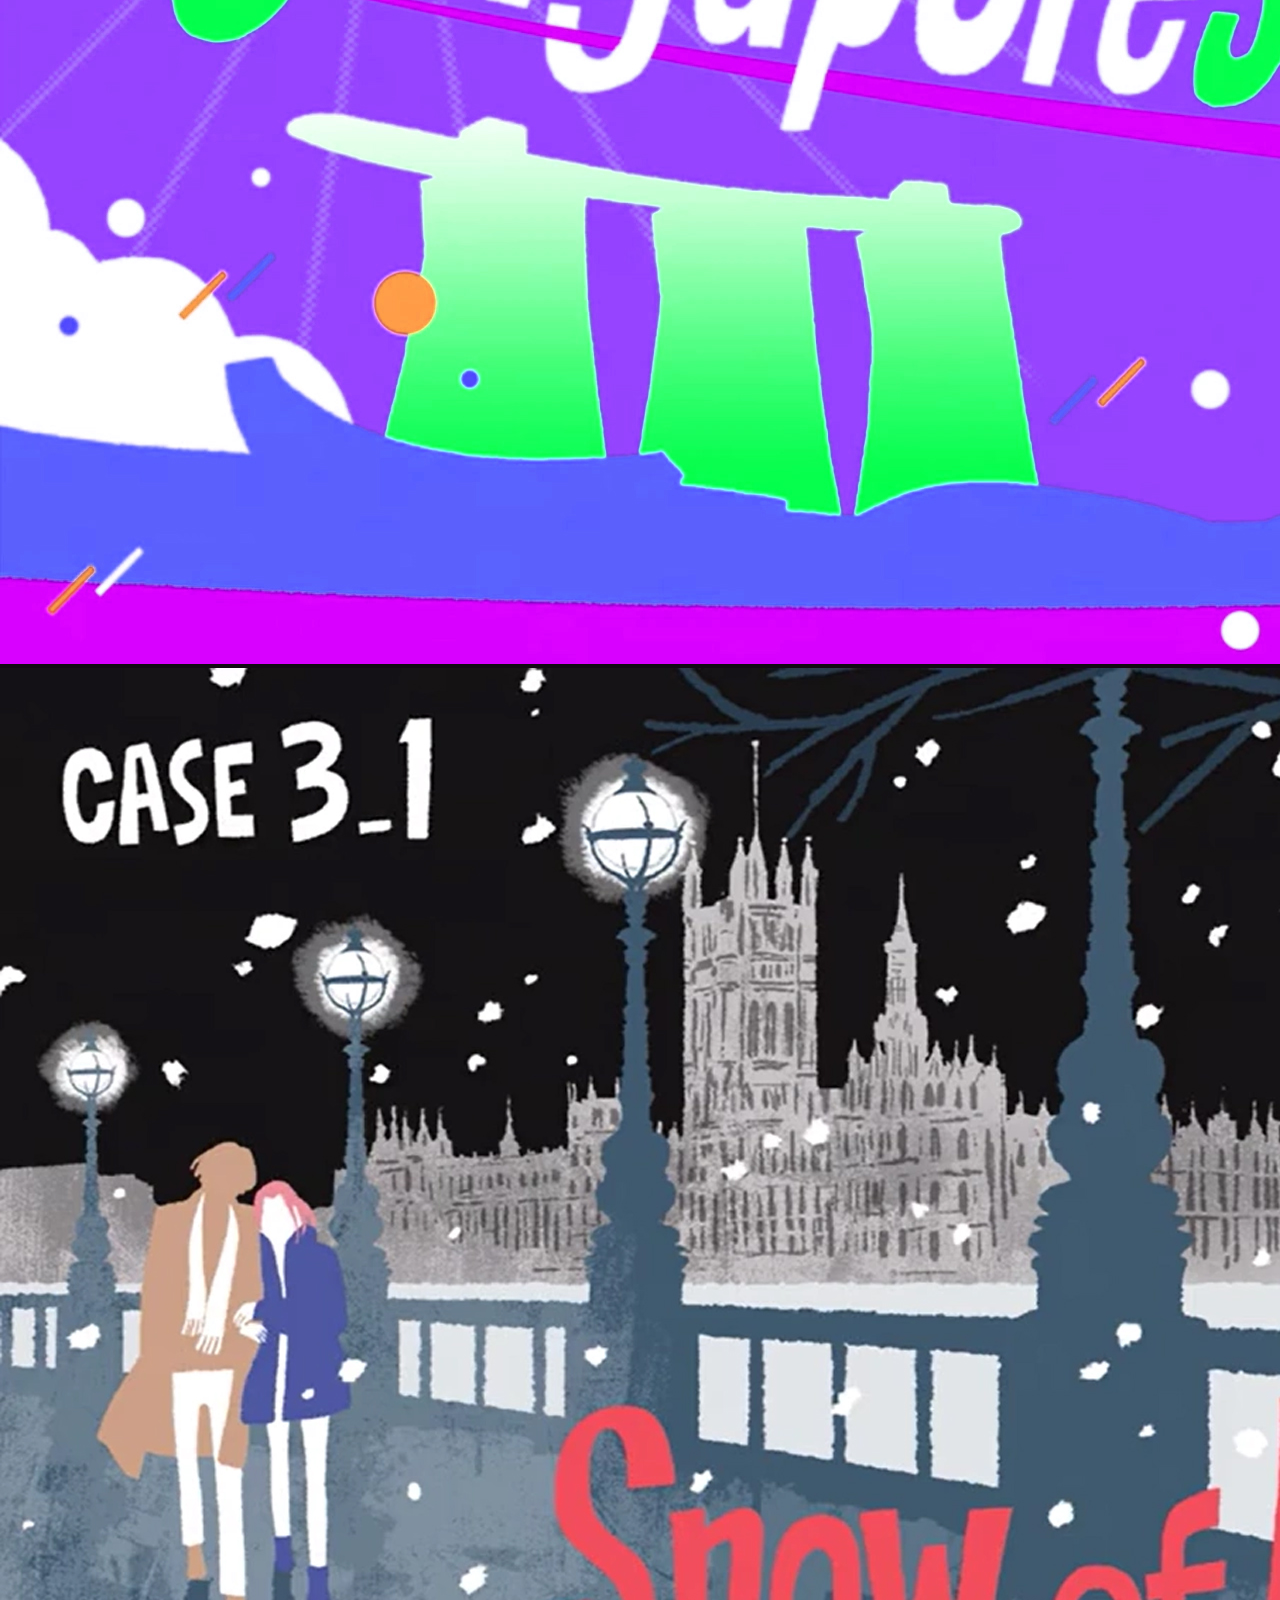
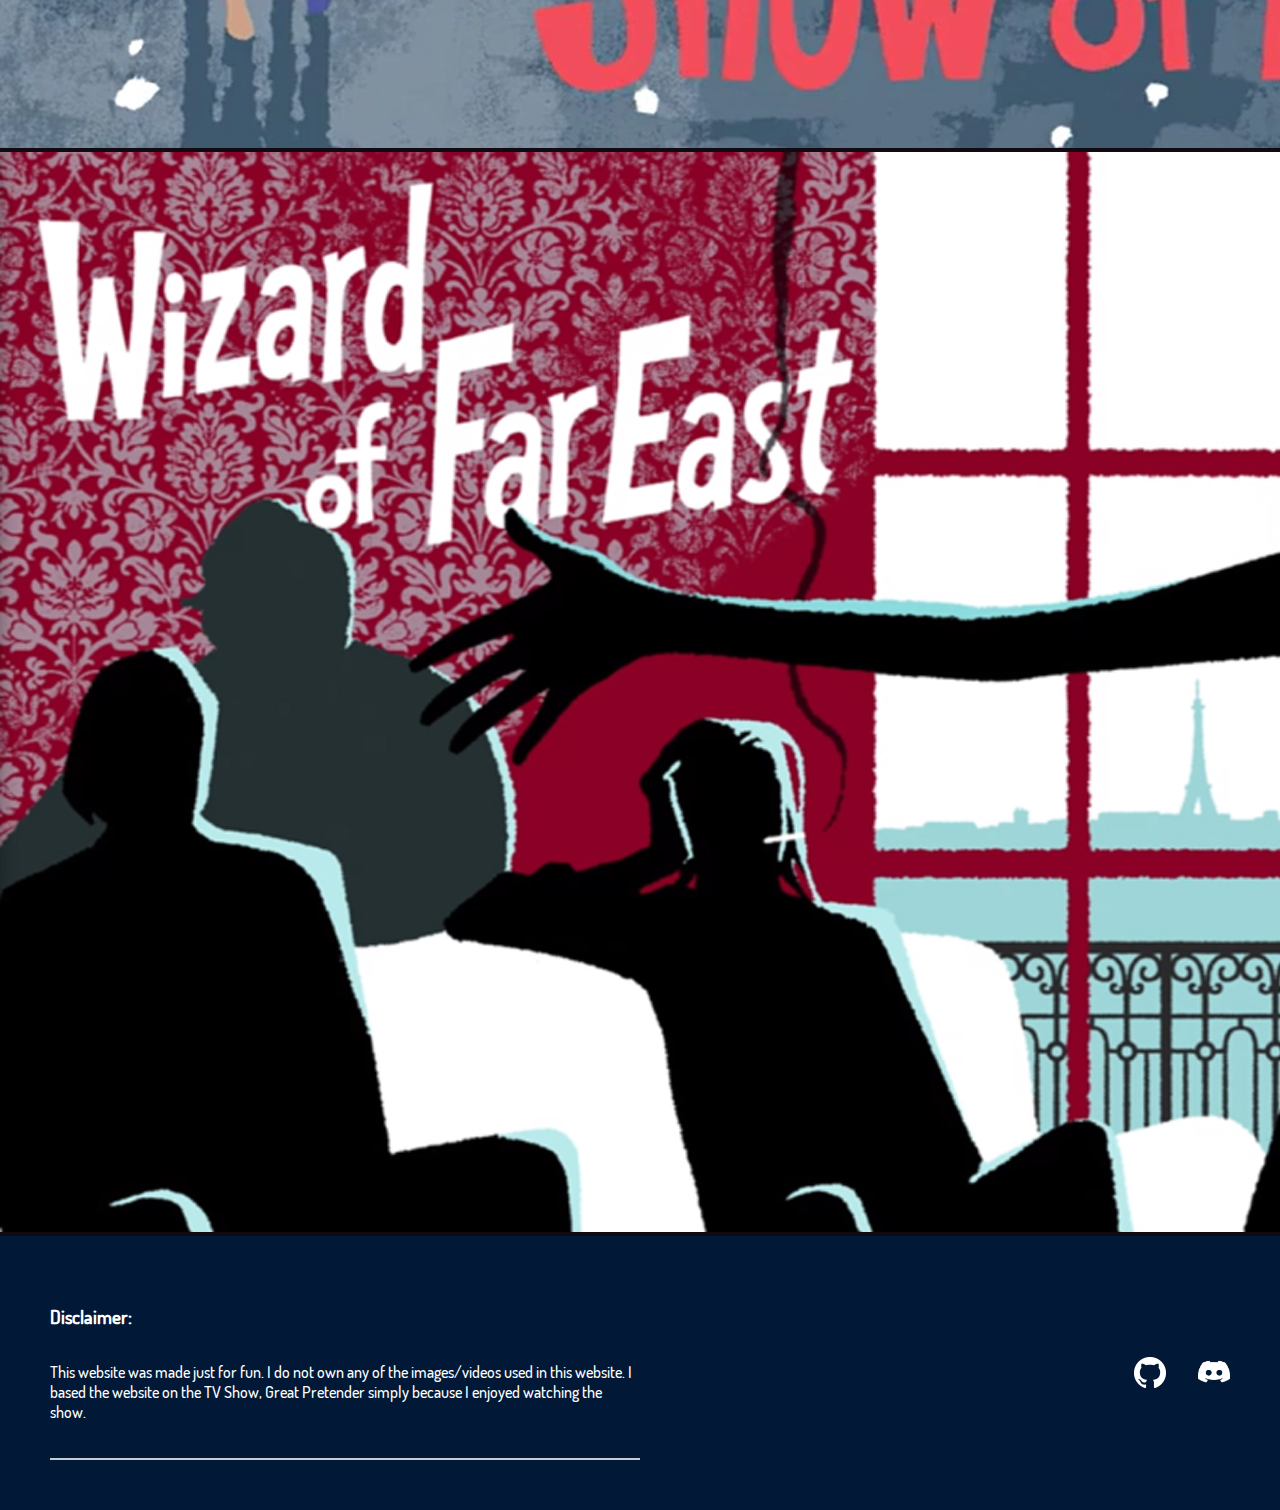
<file: Root/cases.html>
<!DOCTYPE html>
<html lang="en">
<head>
    <meta charset="UTF-8">
    <meta http-equiv="X-UA-Compatible" content="IE=edge">
    <meta name="viewport" content="width=device-width, initial-scale=1.0">
    <link rel="icon" href="./img/Great_Pretender_Logo_White.png">
    <link rel="stylesheet" href="./css/main.css">
    <link rel="stylesheet" href="./css/cases.css">
    <title>Great Pretender - Cases</title>
</head>
<body>
    <div class="flex-container">
        <header>
            <nav>
                <div class="nav-content">
                    <div class="nav-home">
                        <a href="./index.html" id="home">
                            <img src="./img/Great_Pretender_Logo_White.png" alt="Great Pretender Logo" class="logo" />
                        </a>
                    </div>
                    <ul class="nav-list">
                        <li><a href="./characters.html">CHARACTERS</a></li>
                        <li>                    
                            <div class="cases">
                                <a id="cases-link">CASES <i class="dropdown-arrow"></i></a>
                                <div class="cases-dropdown">
                                    <a href="./case1.html" class="dropdown-link">Case 1</a>
                                    <a href="./case2.html" class="dropdown-link">Case 2</a>
                                    <a href="./case3.html" class="dropdown-link">Case 3</a>
                                    <a href="./case4.html" class="dropdown-link">Case 4</a>
                                    <a href="./cases.html" class="dropdown-link">All</a>
                                </div> 
                            </div>
                        </li>
                        <li><a class="nav-watch" href="https://www.netflix.com">WATCH NOW</a></li>
                    </ul>
                    <div class="nav-menu-btn">
                        <div class="burger burger-squeeze">
                            <div class="burger-lines"></div>
                        </div>
                    </div>
                    <div class="nav-menu" id="mobileNav">
                        <div class="nav-menu-links">
                            <a href="./index.html" class="nav-menu-link">HOME</a>
                            <a href="./characters.html" class="nav-menu-link">CHARACTERS</a>
                            <div class="nav-menu-link">
                                <div class="cases-mobile">
                                    <a id="cases">CASES</a>
                                    <div class="cases-mobile-dropdown">
                                        <a href="./case1.html" class="mobile-dropdown-link">Case 1</a>
                                        <a href="./case2.html" class="mobile-dropdown-link">Case 2</a>
                                        <a href="./case3.html" class="mobile-dropdown-link">Case 3</a>
                                        <a href="./case4.html" class="mobile-dropdown-link">Case 4</a>
                                        <a href="./cases.html" class="mobile-dropdown-link">All</a>
                                    </div> 
                                </div>
                            </div>
                            <a href="#" class="nav-menu-link" style="color: rgb(218, 218, 218);">WATCH NOW</a>
                        </div>
                    </div>
                    <div class="overlay" id="overlay"></div>
                </div>
            </nav>
        </header>
    </div>

    <section class="all-cases">
        <a class="grid-item" href="./case1.html">
            <img src="./img/cards/case_1.jpg"/>
        </a> 
        <a class="grid-item" href="./case2.html">
            <img src="./img/cards/case_2.jpg"/>
        </a> 
        <a class="grid-item" href="./case3.html">
            <img src="./img/cards/case_3.jpg"/>
        </a> 
        <a class="grid-item" href="./case4.html">
            <img src="./img/cards/case_4.jpg"/>
        </a> 
    </section>

    <footer>
        <div class="footer-content-box">
            <div class="footer-text">
                <h3>Disclaimer:</h3>
                <p>This website was made just for fun. I do not own any of the images/videos used in this website. I based the website on the TV Show, Great Pretender
                    simply because I enjoyed watching the show.
                </p>
            </div>

            <div class="footer-links">
                <a href="https://github.com/burgerax5" class="footer-link"><img src="./img/links/GitHub-Mark-Light-32px.png"/></a>
                <a href="#" class="footer-link"><img src="./img/links/Discord-Logo-White.png"/></a>
            </div>
        </div>
    </footer>
    
    <script src="./js/main.js"></script>
    <script src="./js/navbar-intersection.js"></script>
    <script src="./js/fade-content.js"></script>
</body>
</html>
</file>
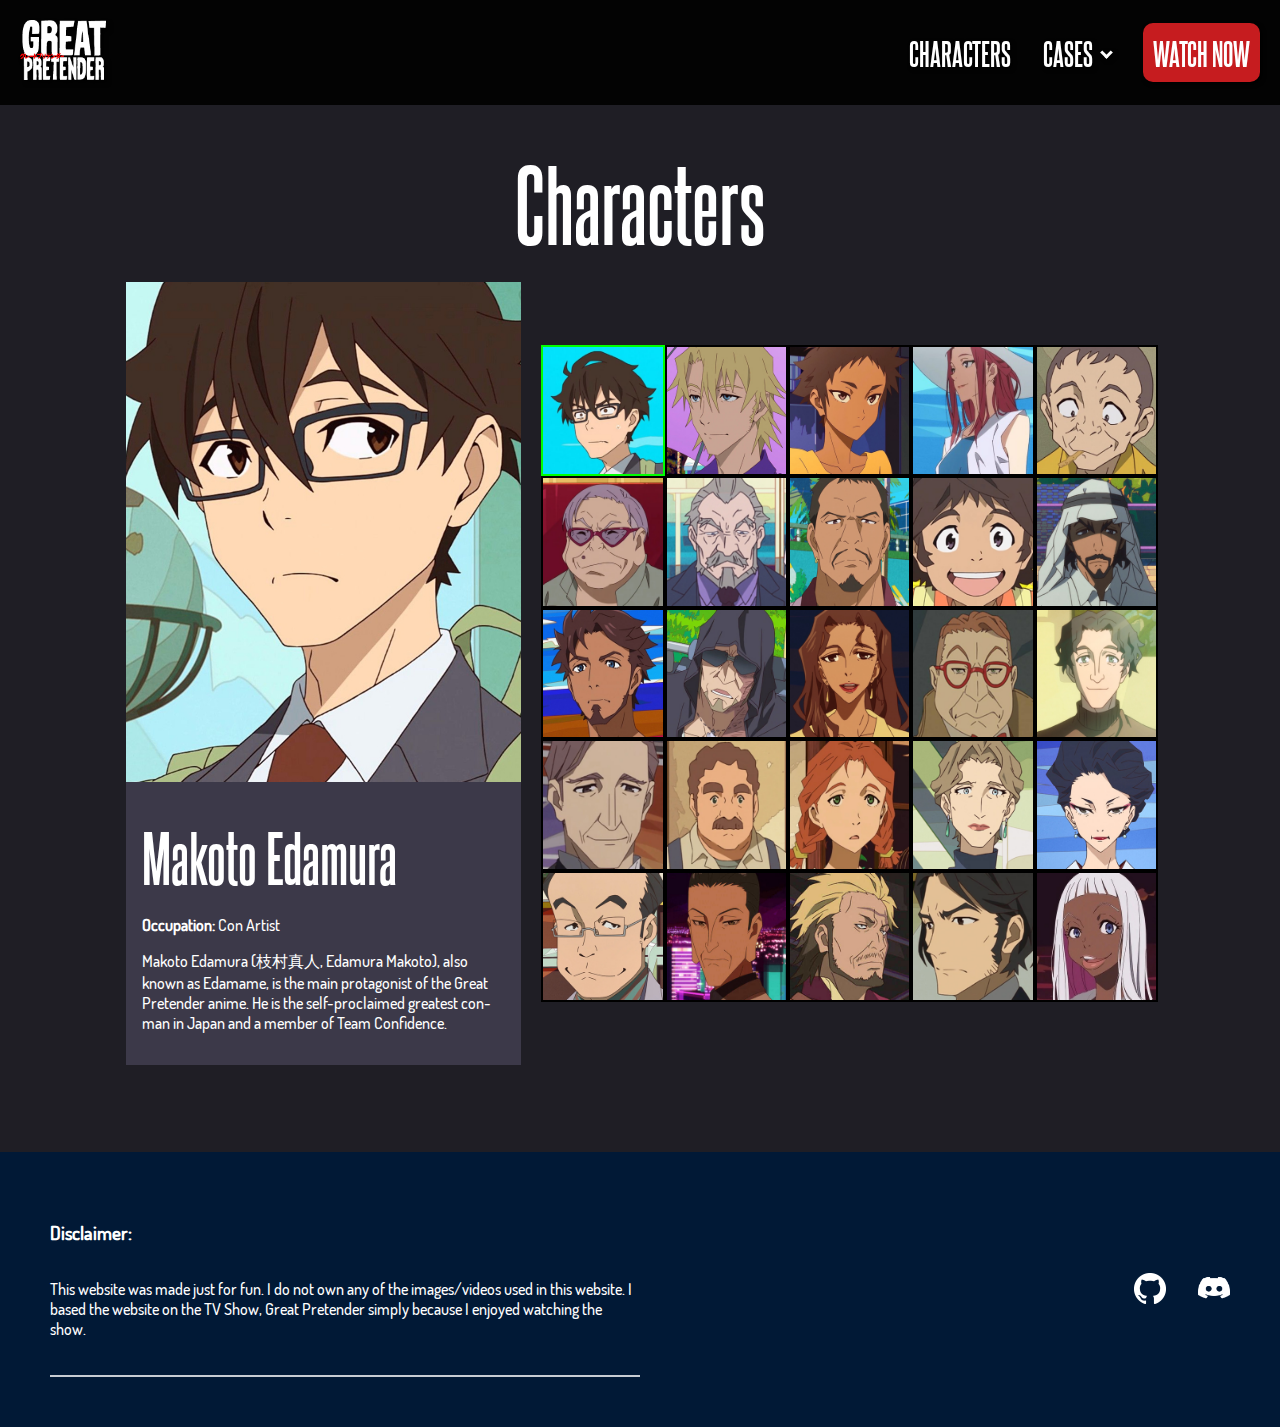
<file: Root/characters.html>
<!DOCTYPE html>
<html lang="en">

<head>
    <meta charset="UTF-8">
    <meta http-equiv="X-UA-Compatible" content="IE=edge">
    <meta name="viewport" content="width=device-width, initial-scale=1.0">
    <link rel="icon" href="./img/Great_Pretender_Logo_White.png">
    <link rel="stylesheet" href="./css/main.css">
    <link rel="stylesheet" href="./css/characters.css">
    <title>Great Pretender - Cases</title>
</head>

<body>
    <div class="flex-container">
        <header>
            <nav>
                <div class="nav-content">
                    <div class="nav-home">
                        <a href="./index.html" id="home">
                            <img src="./img/Great_Pretender_Logo_White.png" alt="Great Pretender Logo" class="logo" />
                        </a>
                    </div>
                    <ul class="nav-list">
                        <li><a href="./characters.html">CHARACTERS</a></li>
                        <li>
                            <div class="cases">
                                <a id="cases-link">CASES <i class="dropdown-arrow"></i></a>
                                <div class="cases-dropdown">
                                    <a href="./case1.html" class="dropdown-link">Case 1</a>
                                    <a href="./case2.html" class="dropdown-link">Case 2</a>
                                    <a href="./case3.html" class="dropdown-link">Case 3</a>
                                    <a href="./case4.html" class="dropdown-link">Case 4</a>
                                    <a href="./cases.html" class="dropdown-link">All</a>
                                </div>
                            </div>
                        </li>
                        <li><a class="nav-watch" href="https://www.netflix.com">WATCH NOW</a></li>
                    </ul>
                    <div class="nav-menu-btn">
                        <div class="burger burger-squeeze">
                            <div class="burger-lines"></div>
                        </div>
                    </div>
                    <div class="nav-menu" id="mobileNav">
                        <div class="nav-menu-links">
                            <a href="./index.html" class="nav-menu-link">HOME</a>
                            <a href="./characters.html" class="nav-menu-link">CHARACTERS</a>
                            <div class="nav-menu-link">
                                <div class="cases-mobile">
                                    <a id="cases">CASES</a>
                                    <div class="cases-mobile-dropdown">
                                        <a href="./case1.html" class="mobile-dropdown-link">Case 1</a>
                                        <a href="./case2.html" class="mobile-dropdown-link">Case 2</a>
                                        <a href="./case3.html" class="mobile-dropdown-link">Case 3</a>
                                        <a href="./case4.html" class="mobile-dropdown-link">Case 4</a>
                                        <a href="./cases.html" class="mobile-dropdown-link">All</a>
                                    </div>
                                </div>
                            </div>
                            <a href="#" class="nav-menu-link" style="color: rgb(218, 218, 218);">WATCH NOW</a>
                        </div>
                    </div>
                    <div class="overlay" id="overlay"></div>
                </div>
            </nav>
        </header>
    </div>

    <section>
        <h1 class="header">Characters</h1>

        <div class="characters-box">
            <div class="character-preview">
                <img id="char-prev" src="./img/character_previews/makoto.jpg" />
                <div class="character-info" id="info">
                    <h2 id="char-name">Makoto Edamura</h2>
                    <p id="char-occupation"><b>Occupation:</b> Con Artist</p>
                    <p id="char-desc">Makoto Edamura (枝村真人, Edamura Makoto), also known as Edamame, is the main
                        protagonist of the Great Pretender anime. He is the self-proclaimed greatest con-man in Japan
                        and a member of Team Confidence.</p>
                </div>
            </div>

            <div class="character-grid">
                <a class="character" id="character1" style="border: 2px solid lime"><img
                        src="./img/character_icons/edamura.jpg" /></a>
                <a class="character" id="character2"><img src="./img/character_icons/laurent.jpg" /></a>
                <a class="character" id="character3"><img src="./img/character_icons/abbie.jpg" /></a>
                <a class="character" id="character4"><img src="./img/character_icons/cynthia.jpg" /></a>
                <a class="character" id="character5"><img src="./img/character_icons/kudo.jpg" /></a>
                <a class="character" id="character6"><img src="./img/character_icons/shi-won.jpg" /></a>
                <a class="character" id="character7"><img src="./img/character_icons/eddie.jpg" /></a>
                <a class="character" id="character8"><img src="./img/character_icons/salazar.jpg" /></a>
                <a class="character" id="character9"><img src="./img/character_icons/tom.jpg" /></a>
                <a class="character" id="character10"><img src="./img/character_icons/sam_ibrahim.jpg" /></a>
                <a class="character" id="character11"><img src="./img/character_icons/clark_ibrahim.jpg" /></a>
                <a class="character" id="character12"><img src="./img/character_icons/lewis_mueller.jpg" /></a>
                <a class="character" id="character13"><img src="./img/character_icons/isabelle_mueller.jpg" /></a>
                <a class="character" id="character14"><img src="./img/character_icons/james_coleman.jpg" /></a>
                <a class="character" id="character15"><img src="./img/character_icons/thomas_meyer.jpg" /></a>
                <a class="character" id="character16"><img src="./img/character_icons/tim.jpg" /></a>
                <a class="character" id="character17"><img src="./img/character_icons/sebastien.jpg" /></a>
                <a class="character" id="character18"><img src="./img/character_icons/marie.jpg" /></a>
                <a class="character" id="character19"><img src="./img/character_icons/farrah_brown.jpg" /></a>
                <a class="character" id="character20"><img src="./img/character_icons/akemi_suzaku.jpg" /></a>
                <a class="character" id="character21"><img src="./img/character_icons/ishigami.jpg" /></a>
                <a class="character" id="character22"><img src="./img/character_icons/liu_xiao.jpg" /></a>
                <a class="character" id="character23"><img src="./img/character_icons/chen_yao.jpg" /></a>
                <a class="character" id="character24"><img src="./img/character_icons/seiji.jpg" /></a>
                <a class="character" id="character25"><img src="./img/character_icons/dorothy.jpg" /></a>
            </div>
        </div>
    </section>

    <footer>
        <div class="footer-content-box">
            <div class="footer-text">
                <h3>Disclaimer:</h3>
                <p>This website was made just for fun. I do not own any of the images/videos used in this website. I
                    based the website on the TV Show, Great Pretender
                    simply because I enjoyed watching the show.
                </p>
            </div>

            <div class="footer-links">
                <a href="https://github.com/burgerax5" class="footer-link"><img
                        src="./img/links/GitHub-Mark-Light-32px.png" /></a>
                <a href="#" class="footer-link"><img src="./img/links/Discord-Logo-White.png" /></a>
            </div>
        </div>
    </footer>

    <script src="./js/main.js"></script>
    <script src="./js/navbar-intersection.js"></script>
    <script src="./js/fade-content.js"></script>
    <script src="./js/characters.js"></script>
</body>

</html>
</file>
<file: Root/css/main.css>
@font-face {
    font-family: 'dosis';
    src: url('../fonts/Dosis-Medium.ttf');
}

@font-face {
    font-family: 'steelfish';
    src: url('../fonts/steelfishbd.otf');
}

@font-face {
    font-family: 'marker';
    src: url('../fonts/PermanentMarker-Regular.ttf');
}

:root{
    --bg-main: #110a12;
    --oxford-blue: #011936;

    --sec-1: maroon;
    --sec-2: gold;

    --acc-3: #3c3949;
    --acc-2: #282631;
    --acc-1: #1f1e25;

    --nav-bar: transparent;

    --nav-menu: #c61c1f;
    --nav-hover: #ffffffc7;
}

html{height: 100%;}

body{
    background-color: var(--bg-main);
    margin: 0;
    padding: 0;
    font-family: 'dosis';
    overflow-x: hidden;
    display: flex;
    flex-direction: column;
    min-height: 100%;
}

.source{
    color: var(--nav-hover);
    font-weight: bold;
    font-style: italic;
}

h1{
    font-size: 72pt;
    color: white;
}

h2{
    font-size: 48pt;
}

h1,h2{
    font-family: 'steelfish';
    margin: 20px 0;
}

header{
    width: 100%;
    z-index: 4;
    background-color: var(--nav-bar);
    position: fixed;
    top: 0;
}

header.show{
    --nav-bar: #030303;
    transition: 0.3s ease;
}

.fade-in{
    transform: translateY(50px);
    opacity: 0;
    transition: 0.3s ease;
}

.fade-in.appear{
    transform: translateY(0px);
    opacity: 1;
}

.nav-content{
    display: flex;
    font-family: 'steelfish';
    align-items: center;
    margin: 20px;
}

.nav-list{
    margin: 0;
    padding: 0;
    display: flex;
    list-style-type: none;
    margin-left: auto;
    gap: 2em;
}

.nav-list a{
    color: white;
}

#cases{
    border-bottom: 3px solid var(--nav-menu);
}

.logo{
    filter: drop-shadow(3px 3px 2px rgb(0, 0, 0));
}

.nav-scrolled{
    transition: background 0.5s ease-in;
    --nav-bar: #2e2e2e;
}

.menu{
    display: none;
}

.nav-watch{
    background-color: var(--nav-menu);
    padding: 10px;
    border-radius: 10px;
}

.nav-mobile-btn{
    display: none;
}

a{
    text-decoration: none;
}

nav a{
    color: black;
    font-size: xx-large;
}

.nav-menu-btn{
    position: fixed;
    right: 20px;
    display: none;
    align-items: center;
    justify-content: center;
    filter: drop-shadow(2px 2px 2px black);
    cursor: pointer;
    z-index: 3;
}

.burger{
    width: 40px;
    height: 6px;
    background: white;
    transition: all 0.3s ease-in-out;
}

.burger::before,
.burger::after{
    position: absolute;
    content: '';
    width: 40px;
    height: 6px;
    background: white;
    transition: all 0.3s ease-in-out;
}

.burger::before{
    transform: translateY(-12px);
}

.burger::after{
    transform: translateY(12px);
}

.nav-menu-btn.open:hover .burger::after{
    background: var(--nav-hover);
}

.nav-menu-btn.open:hover .burger::before{
    background: var(--nav-hover);
}

.overlay{
    display: none;
    position: fixed;
    top: 0;
    left: 0;
    right: 0;
    bottom: 0;
    background-color: rgba(0,0,0,0.3);
    z-index: 1;
}

.nav-menu{
    position: fixed;
    top: 0;
    right: 0;
    width: 0;
    height: 100vh;
    background-color: var(--nav-menu);
    transition: 0.1s ease;
    z-index: 2;
    overflow: scroll;
}

.nav-menu-links{
    margin-top: 100px;
    display: flex;
    flex-direction: column;
}

.nav-menu-link{
    display: block;
    padding-right: 50px;
    padding: 20px 45px 20px 0px;
    text-align: right;
    transition: 0.5s ease;
}

.nav-menu-link:hover{
    color: aliceblue;
    background-color: #c61c1f;
}

.nav-menu-btn.open .burger{
    transform: translate(50px);
    background: transparent;
}

.nav-menu-btn.open .burger::before{
    transform: rotate(-45deg) translate(-35px, -35px);
}

.nav-menu-btn.open .burger::after{
    transform: rotate(45deg) translate(-35px,35px)
}

.logo{
    height: 60px;
}

footer{
    margin-top: auto;
    background-color: var(--oxford-blue);
}

.footer-content-box{
    display: flex;
    justify-content: space-between;
    margin: 50px;
    color: white;
}

.footer-text{
    width: 50%;
    display: flex;
    flex-direction: column;
    border-bottom: 2px solid var(--nav-hover);
    padding-bottom: 20px;
}

.footer-links{
    display: flex;
    flex-direction: row;
    justify-content: center;
    align-items: center;
    gap: 32px;
}

.footer-link{
    height: 100%;
    width: 100%;
    max-height: 32px;
    max-width: 32px;
}

.footer-link img{
    height: 100%;
    width: 100%;
}

.cases-dropdown{
    display: none;
    position: absolute;
    gap: 10px;
    min-width: 150px;
    background-color: var(--acc-1);
    z-index: 2;
    padding: 10px;
    border: 1px solid var(--nav-menu);
}

.cases-dropdown a{
    color: white;
}

.dropdown-link{
    border-bottom: 1px solid grey;
}

.dropdown-link:hover{
    background-color: var(--nav-menu);
}

.nav-list a{
    filter: drop-shadow(2px 2px 2px black);
}

.cases{
    cursor: pointer;
}

.cases-mobile-dropdown{
    display: none;
    position: block;
    gap: 10px;
    margin-top: 2em;
}

.open{
    display: flex;
    flex-direction: column; 
}

.bot-spacer{
    position: absolute;
    bottom: 0;
    aspect-ratio: 3/2;
    width: 100%;
    background-repeat: no-repeat;
    background-position: center;
    background-size: cover;
}

.top-spacer{
    position: absolute;
    top: 0;
    aspect-ratio: 3/2;
    width: 100%;
    background-repeat: no-repeat;
    background-position: center;
    background-size: cover;
}

.banner{
    height: 100%;
    width: 100%;
    object-fit: cover;
}

.dropdown-arrow{
    border: solid white;
    border-width: 0 3px 3px 0;
    display: inline-block;
    padding: 3px;
    transform: rotate(45deg);
    vertical-align: middle;
    margin: 0px 0px 10px 5px;
}

.flip{
    transform: rotate(225deg);
}

@media screen and (max-width: 1024px) {
    .nav-list{
        visibility: hidden;
    }

    .nav-watch{
        display: none;
    }

    .nav-menu-btn{
        display: flex;
    }


    #cases{
        border-bottom: 3px solid white;
    }
    
    .footer-content-box{
        flex-direction: column;
    }
    
    .footer-text{
        width: 100%;
        display: flex;
        flex-direction: column;
        border-bottom: 2px solid var(--nav-hover);
        margin-bottom: 20px;
    }

    .footer-links{
        width: 100%;
    }
}

@media screen and (max-width: 540px) {
    .banner{
        margin-top: 100px;
    }
}

@media screen and (min-width: 1025px) {
    .nav-menu-btn, .nav-menu{
        visibility: hidden;
    }

    .overlay{
        visibility: hidden;
    }
}
</file>
<file: Root/css/index.css>
@import url(./main.css);

.flex-container{
    display: flex;
    flex-direction: column;
    background-image: url('../img/seattle.jpg');
    background-repeat: no-repeat;
    background-size: auto;
    height: 100%;
    padding: 0px 0px 200px 0px;
}

.hero-content{
    overflow: hidden;
    display: flex;
    flex-direction: row;
    margin: 160px 10%;
    color: rgb(255, 255, 255);
    gap: 30px;
    justify-content: center;
    align-items: center;
}

.contrast-text{
    background-color: rgba(0, 0, 0, 0.199);
}

.team-img{
    display: flex;
    justify-content: center;
    width: 100%;
    max-width: 512px;
    max-height: 512px;
}

.hero-text{
    display: flex;
    flex-direction: column;
    filter: drop-shadow(0px 0px 8px rgb(88, 45, 45));
    height: 100%;
    width: 50%;
}

.about-container{
    display: flex;
    flex-direction: column;
}

.section-content{
    width: 100%;
    display: flex;
    flex-direction: row;
    justify-content: space-evenly;
    align-items: center;
    padding: 40px 0 40px 0;
    color: white;
}

.section-content img{
    filter: drop-shadow(2px 1px 1px crimson); 
}

.section-text{
    width: 40%;
    word-wrap: break-word;
}

.section-card{
    width: 20%;
    height: 400px;
    margin: 30px 0px 0px 0px;
    border-radius: 16px;
    filter: drop-shadow(4px 4px 4px black);
}

.section-card-inner{
    width: 100%;
    height: 100%;
    border-radius: 16px;
    background-color: var(--acc-3);
    text-align: center;
    display: flex;
    justify-content: center;
    align-items: center;
    cursor: pointer;
    background-position: center;
}

.section-card:hover .section-card-inner,
.section-card:focus .section-card-inner{
    transform: scale(1.1);
}

.section-card h2{
    font-size: 6vw;
    filter: drop-shadow(4px 4px 4px black);
}

.alt1{
    display: flex;
    justify-content: space-evenly;
    background-color: var(--acc-1);
}

.alt2{
    display: flex;
    background-color: var(--acc-2);
}

iframe{
    border: none;
    width: 500px;
    height: 400px;
}

td{
    padding: 10px 30px 0 0;
}

td a{
    color: var(--acc-3);
}

th{
    text-align: left;
}

@media screen and (max-width: 1024px) {
    .hero-text{
        width: 100%;
    }

    .hero-text h1{
        text-align: center;
    }

    .hero-img{
        width: 100%;
        height: 100%;
        align-self: center;
    }

    .alt1{
        gap: 0;
    }

    .alt2{
        flex-direction: column;
        gap: 0px;
    }

    .hero-content{
        margin: 20px 10%;
        flex-direction: column;
    }

    .section-text{
        width: 80%;
    }
    
    .section-img{
        width: 80%;
        height: 80%;
    }

    iframe{
        width: 80%;
    } 
}

/*Large Screen*/
@media screen and (min-width: 1440px) {
    .flex-container{
        background-size: 100%;
        width: 100%;
        height: 100%;
    }
}
</file>
<file: Root/css/cases.css>
@import url('./main.css');

.flex-container{
    background-color: var(--acc-1);
    background-repeat: no-repeat;
    background-position: center;
    background-size: auto;
    overflow: hidden;
    padding-bottom: 100px;
}

.cases{
    margin-top: 60px;
    height: 100%;
    width: 90%;
    margin-left: 5%;
    color: white;
    display: flex;
    justify-content: center;
}


.about-cases{
    text-align: left;
    overflow-wrap: break-word;
    filter: drop-shadow(3px 3px 3px black);
    margin: 50px;
}

.grid-targets-box{
    margin-top: 100px;
}

.grid-targets{
    height: auto;
    width: 100%;
    max-width: 500px;
    display: grid;
    grid-template-areas: 
    "case1 case2"
    "case3 case4";
    gap: 10px;
    filter: drop-shadow(2px 2px 2px black);
}

.target-container{
    width: 100%;
    height: 100%;
    display: inline-block;
    overflow: hidden;
    color: white;
    text-decoration: none;
}

.target{
    width: 100%;
    max-width: 100%;
    height: auto;
    position: relative;
    cursor: pointer;
}

.target-name{
    position: absolute;
    top: 0;
    filter: drop-shadow(1px 1px 1px black);
    text-align: center;
    display: flex;
    justify-content: space-between;
    width: 100%;
}

.target-case{
    background-color: black;
}

.target img{
    width: 100%;
    height: 100%;
    object-fit: cover;
}

.target-container:hover .target img,
.target-container:focus .target img{
    transition: .5s;
    transform: scale(1.3);
}

.case-content{
    position: relative;
    display: flex;
    flex-direction: column;
    margin: 0px 5% 0px 5%;
    z-index: 1;
    padding: 100px 0px 50px 0px;
}

.case-summary{
    display: flex;
    flex-direction: row;
    color: white;
    gap: 50px;
    justify-content: space-around;
}

.case-summary-text{
    width: 50%;
}

.case-section{
    background-color: var(--acc-2);
}

.case-section img{
    height: 500px;
    width: 100%;
    object-fit: cover;
}

.case-card{
    width: 350px;
    height: 450px;
    background-color: rgb(231, 231, 231);
    filter: drop-shadow(2px 2px 2px black);
    display: flex;
    flex-direction: column;
}

.case-top{
    margin: 30px;
    height: 250px;
}

.case-top img{
    width: 100%;
    height: 100%;
}

.case-bottom{
    height: 100%;
    margin: 0px 30px 0px 30px;
    color: black;
}

@media screen and (max-width: 1024px) {
    .cases{
        flex-direction: column;
        align-items: center;
    }

    .grid-targets{
        margin: 0px;
    }

    .case-section img{
        height: 100%;
    }

    .case-summary{
        flex-direction: column;
    }

    .case-summary-text{
        width: 100%;
    }

    .case-card{
        width: 100%;
    }
}
</file>
<file: Root/css/case-sections.css>
/*Case 1*/
.case1-section-1{
    background-color: #c62368;
    padding-top: 5em;
}

.case1-section-2{
    background-color: #d4547f;
    padding-top: 8rem;
}

.case1-section-3{
    background-color: #f3bcca;
    padding-top: 8rem;
}

.case1-spacer1{
    background-image: url('../img/dividers/pink_div_1.svg');
}

.case1-spacer2{
    background-image: url('../img/dividers/pink_div_2.svg');
}

.case1-spacer3{
    background-image: url('../img/dividers/pink_div_3.svg');
    height: 100%;
}

/*Case 2*/
.case2-section-1{
    background-color: #d801ff;
}

.case2-section-2{
    background-color: #b832ff;
    padding-top: 15rem;
}

.case2-section-3{
    background-color: #9644ff;
    padding-top: 8rem;
}

.case2-spacer1{
    background-image: url('../img/dividers/purp_div_1.svg');
}

.case2-spacer2{
    background-image: url('../img/dividers/purp_div_2.svg');
}

.case2-spacer3{
    background-image: url('../img/dividers/purp_div_3.svg');
    height: 100%;
}

/*Case 3*/
.case3-section-1{
    background-color: #b7b2b6;
}

.case3-section-2{
    background-color: #828292;
    padding-top: 15rem;
}

.case3-section-3{
    background-color: #3f5a6d;
    padding-top: 8rem;
}

.case3-spacer1{
    background-image: url('../img/dividers/grey_div_1.svg');
}

.case3-spacer2{
    background-image: url('../img/dividers/grey_div_2.svg');
}

.case3-spacer3{
    background-image: url('../img/dividers/grey_div_3.svg');
    height: 100%;
}

/*Case 4*/
.case4-section-1{
    background-color: #a98899;
}

.case4-section-2{
    background-color: #a04f67;
    padding-top: 15rem;
}

.case4-section-3{
    background-color: #8b0027;
    padding-top: 8rem;
}

.case4-spacer1{
    background-image: url('../img/dividers/red_div_1.svg');
}

.case4-spacer2{
    background-image: url('../img/dividers/red_div_2.svg');
}

.case4-spacer3{
    background-image: url('../img/dividers/red_div_3.svg');
    height: 100%;
}
</file>
<file: Root/css/characters.css>
body{
    background-color: var(--acc-1);
}

section{
    padding-top: 5em;
    margin: 5%;
    display: flex;
    flex-direction: column;
}

.header{
    height: 100%;
    padding: 0;
    margin: 0;
    grid-column: 1/span 2;
    text-align: center;
}

.characters-box{
    display: flex;
    justify-content: center;
    align-items: center;
    align-self: center;
    margin: 2%;
    gap: 2%;
    max-width: 1028px;
}

.character-grid{
    height: 100%;
    display: grid;
    justify-content: space-evenly;
    align-items: center;
    grid-template-rows: repeat(5, 1fr);
    grid-template-columns: repeat(5, 1fr);
    background-color: var(--acc-2);
    gap: 4px;
}

.character{
    width: 100%;
    height: 100%;
    border: 2px solid black;
    filter: brightness(1);
}

.character:hover{
    filter: brightness(1.1);
}

.character img{
    width: 100%;
    height: 100%;
}

.character-preview{
    background-color:var(--acc-3);
    width: 100%;
    height: 100%;
    max-width: 500px;
    display: flex;
    flex-direction: column;
}

.character-preview img{
    width: 100%;
    height: 500px;
    object-fit: cover;
}

.character-info{
    margin: 1em;
    color: white;
}

@media screen and (max-width: 1024px) {
    .characters-box{
        flex-direction: column;
    }

    .character-grid{
        overflow-x: hidden;
        grid-template-rows: repeat(5, 1fr);
        grid-template-columns: repeat(4, 1fr);
        padding: 20px;
    }

    .character-preview{
        padding-top: 20px;
    }

    .character-preview img{
        object-fit: contain;
    }
}
</file>
